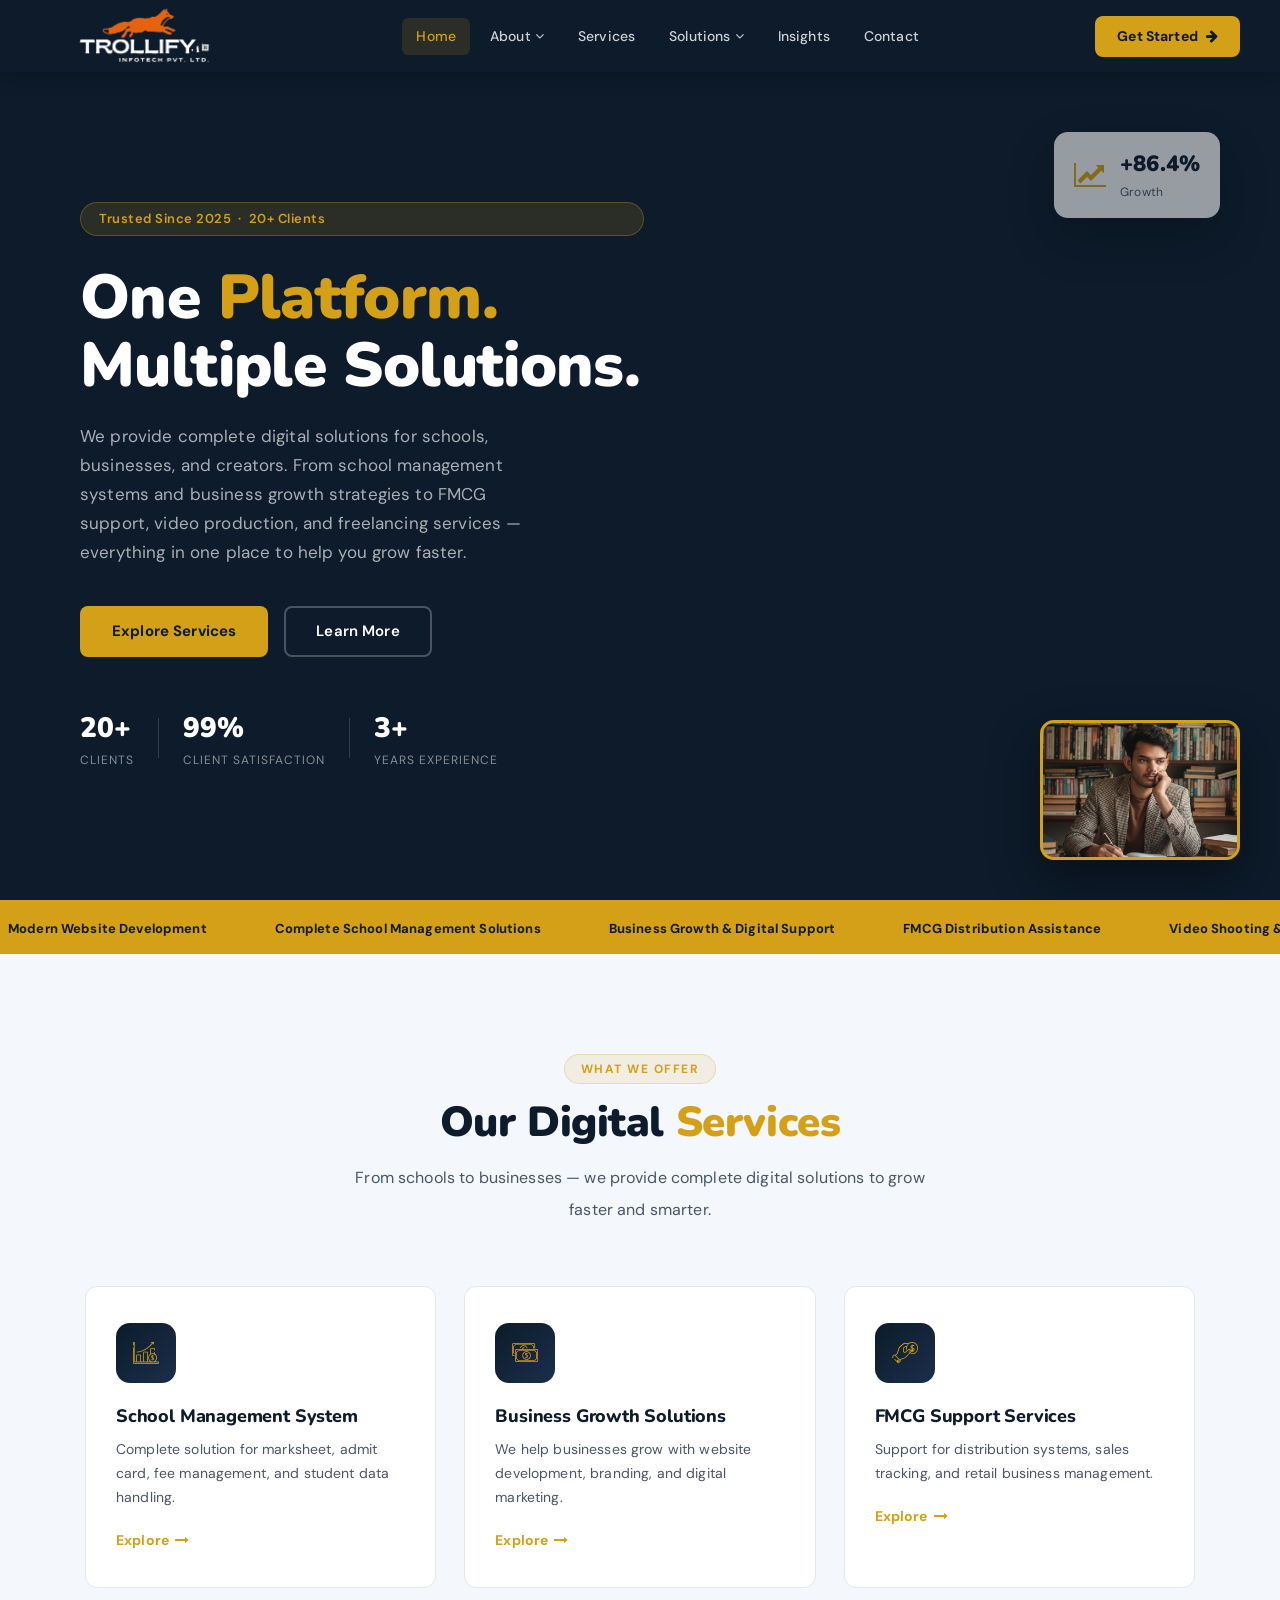
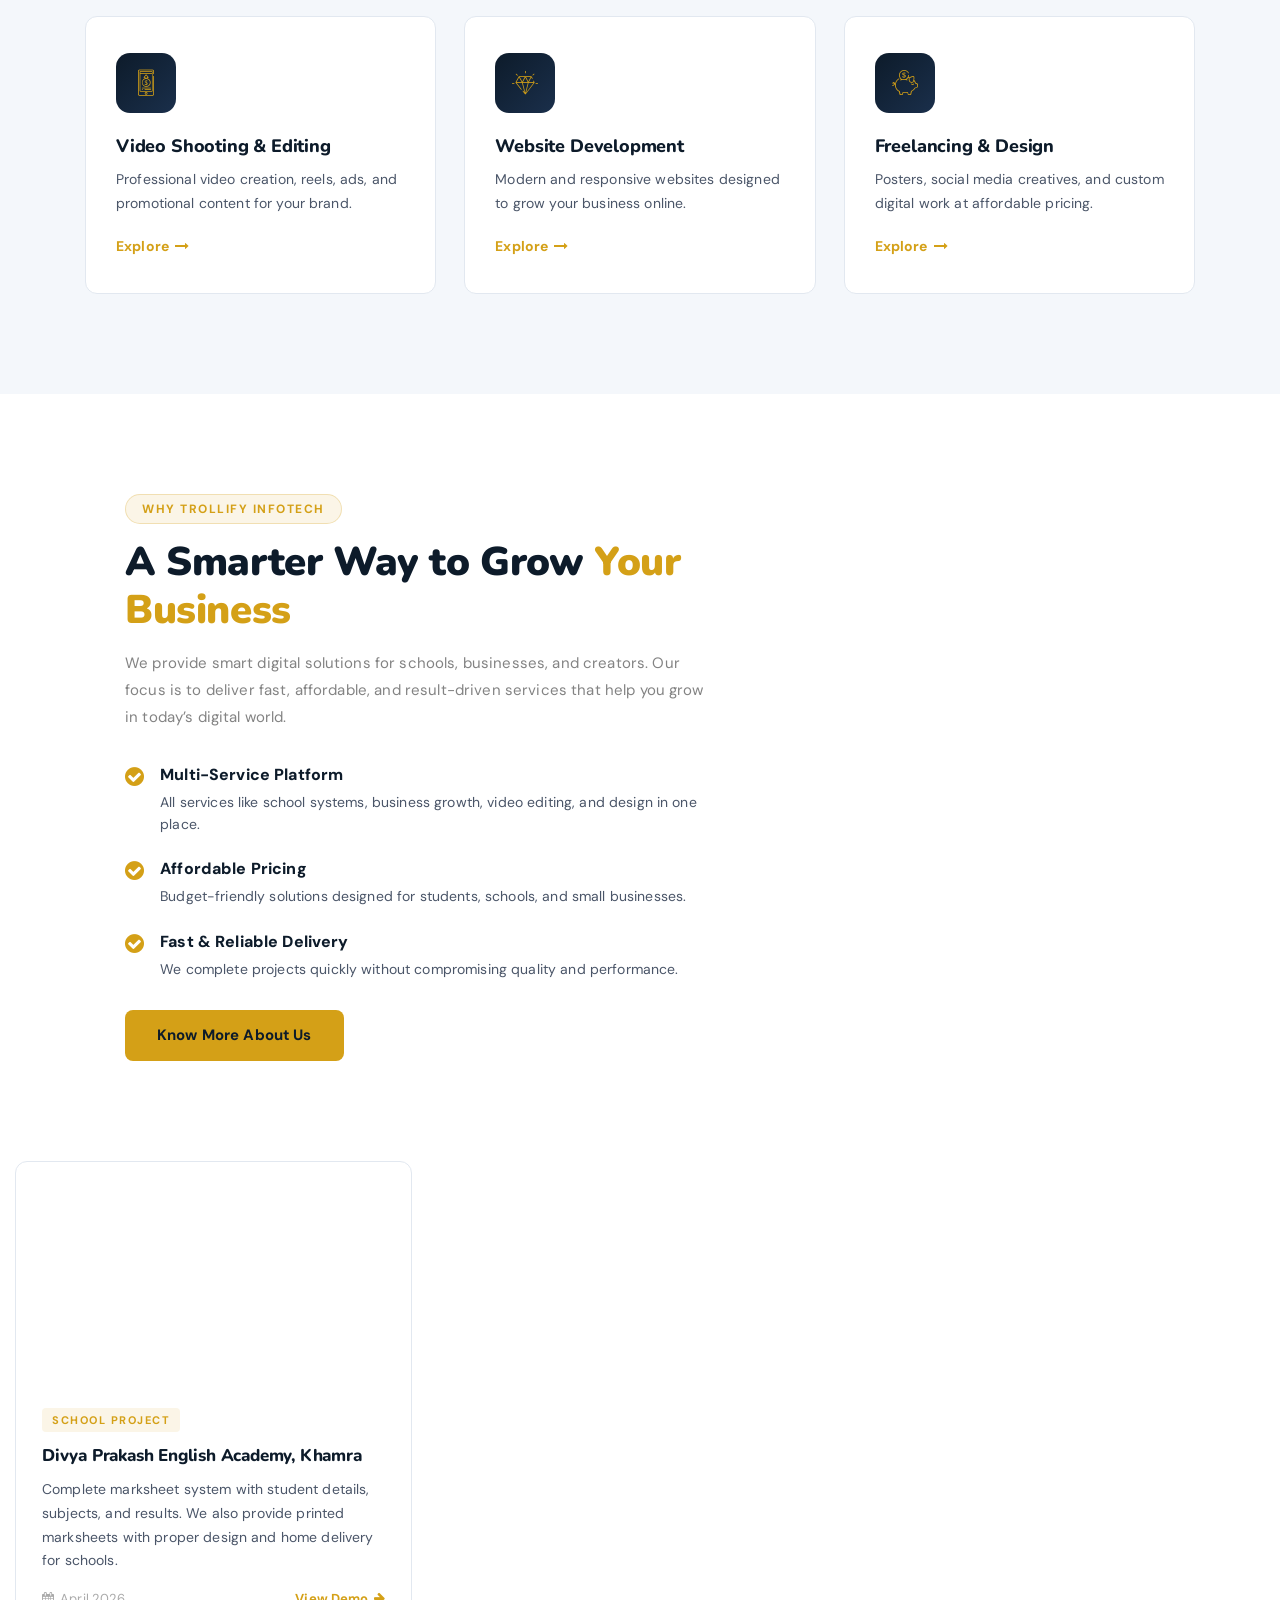
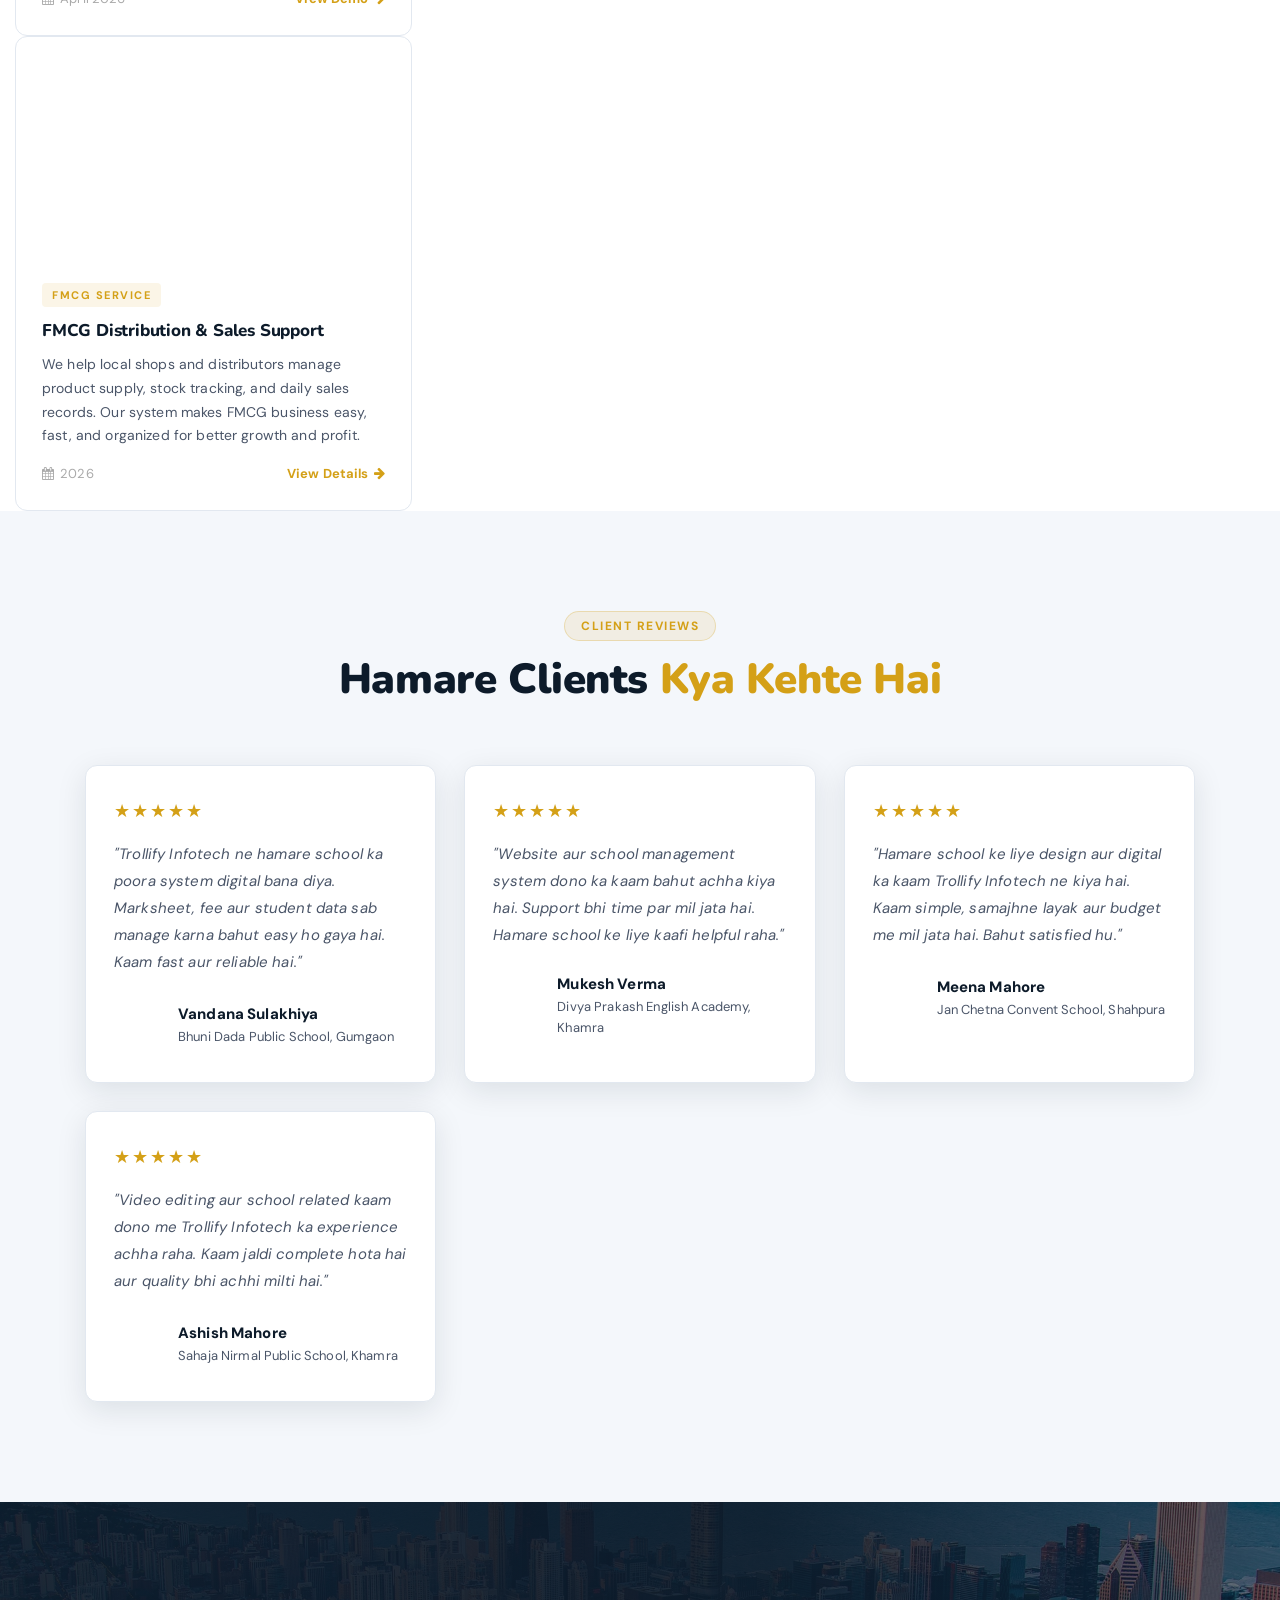
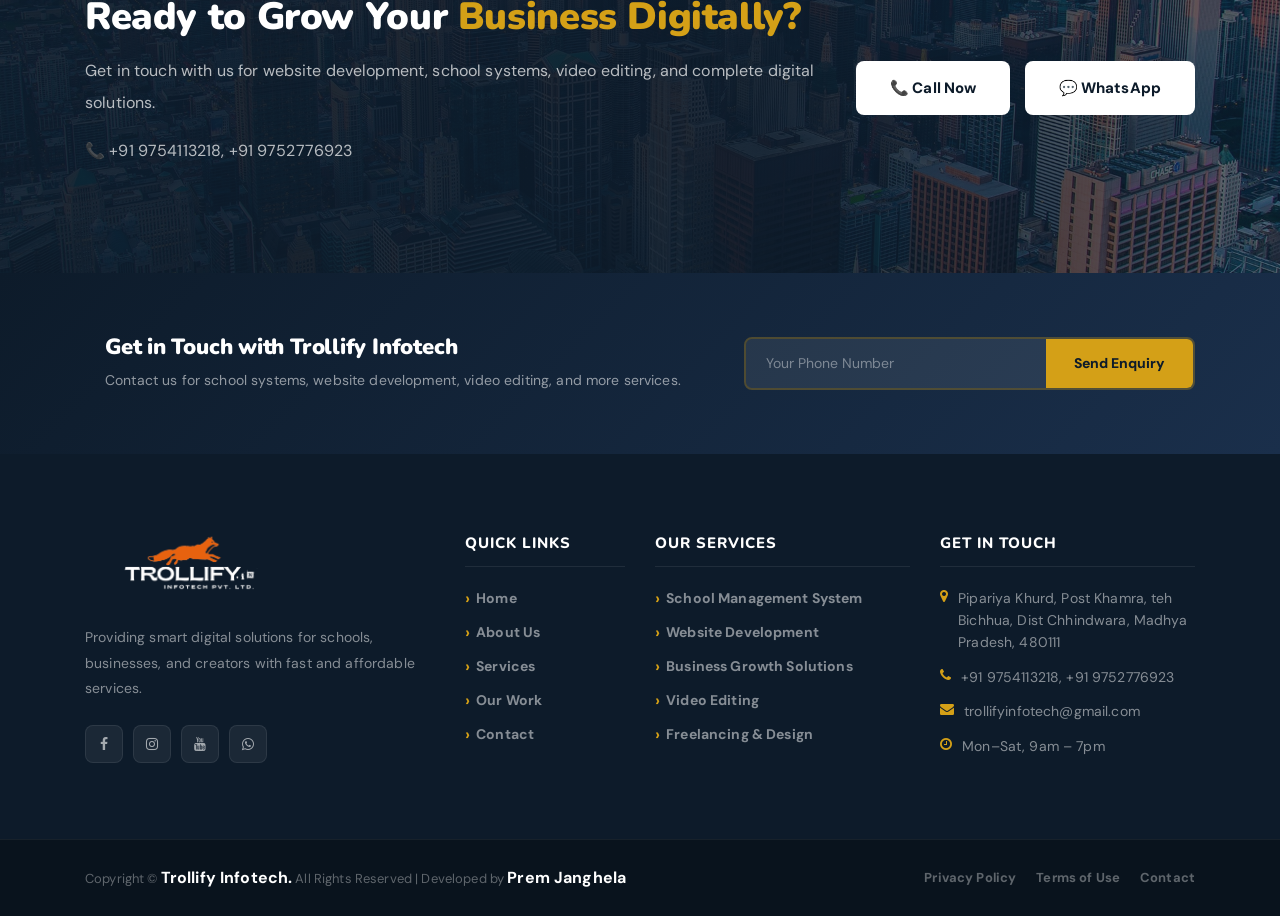
<file: index.html>
<!DOCTYPE html>
<html lang="en">

<head>
    <meta charset="UTF-8">
    <meta name="description" content="VaultEdge - Premium financial planning and investment management HTML template">
    <meta http-equiv="X-UA-Compatible" content="IE=edge">
    <meta name="viewport" content="width=device-width, initial-scale=1, shrink-to-fit=no">

    <title>Trollify Infotech | Prem Janghela</title>

    <link rel="icon" href="img/core-img/favicon.ico">
    <link rel="stylesheet" href="style.css">
    <link rel="stylesheet" href="css/custom-override.css">
</head>

<body>
    <!-- Preloader -->
    <div class="preloader d-flex align-items-center justify-content-center">
        <div class="lds-ellipsis"><div></div><div></div><div></div><div></div></div>
    </div>

    <!-- ===== NAVBAR (single dark bar, logo left, nav center, CTA right) ===== -->
<div id="header"></div>
    <!-- ===== HERO: Split layout — left text, right image panel ===== -->
    <section class="ve-hero">
        <!-- Left Panel -->
        <div class="ve-hero-left">
            <span class="ve-hero-badge">Trusted Since 2025 &nbsp;·&nbsp; 20+ Clients</span>
            <h1>One <span class="ve-highlight">Platform. </span><br>Multiple Solutions.</h1>            
            <p>We provide complete digital solutions for schools, businesses, and creators. 
            From school management systems and business growth strategies to FMCG support, 
            video production, and freelancing services — everything in one place to help you grow faster.</p>
            
            <div class="ve-hero-btns">
                <a href="services.html" class="ve-btn-primary">Explore Services</a>
                <a href="about.html" class="ve-btn-ghost">Learn More</a>
            </div>
            <!-- Quick Stats Row -->
            <div class="ve-hero-stats">
                <div class="ve-stat">
                    <strong>20+</strong>
                    <span>Clients</span>
                </div>
                <div class="ve-stat-divider"></div>
                <div class="ve-stat">
                    <strong>99%</strong>
                    <span>Client Satisfaction</span>
                </div>
                <div class="ve-stat-divider"></div>
                <div class="ve-stat">
                    <strong>3+</strong>
                    <span>Years Experience</span>
                </div>
            </div>
        </div>
        <!-- Right Panel: overlapping image cards -->
        <div class="ve-hero-right">
            <div class="ve-hero-img-main bg-img" style="background-image:url(https://i.postimg.cc/QdpS8zsN/IMG-20260420-WA0002.jpg);"></div>
            <div class="ve-hero-img-accent bg-img" style="background-image:url(img/ceo-photo.png);"></div>
            <!-- Floating card -->
            <div class="ve-float-card" style="opacity:60%;" >
                <i class="fa fa-line-chart"></i>
                <div>
                    <strong>+86.4%</strong>
                    <span>Growth</span>
                </div>
            </div>
        </div>
    </section>


<div class="ve-trust-bar">
    <div class="ve-trust-inner">
        <span><i class="fa fa-laptop-code"></i> Modern Website Development</span>
        <span><i class="fa fa user"></i> Complete School Management Solutions</span>
        <span><i class="fa-solid fa-chart-line"></i> Business Growth & Digital Support</span>
        <span><i class="fa-solid fa-box"></i> FMCG Distribution Assistance</span>
        <span><i class="fa-solid fa-video"></i> Video Shooting & Editing Services</span>
        <span><i class="fa-solid fa-paintbrush"></i> Creative Design & Branding</span>
        <span><i class="fa-solid fa-user-gear"></i> Custom Freelancing Services</span>
        <span><i class="fa-solid fa-indian-rupee-sign"></i> Affordable Pricing</span>
        <span><i class="fa-solid fa-bolt"></i> Fast Delivery</span>
        <span><i class="fa-solid fa-headset"></i> Customer Support</span>
    </div>
</div>
<!-- ===== SERVICES GRID (Trollify Version) ===== -->
<section class="ve-section ve-services-section">
    <div class="container">
        <div class="ve-section-header text-center">
            <span class="ve-section-tag">What We Offer</span>
            <h2>Our Digital <span>Services</span></h2>
            <p>From schools to businesses — we provide complete digital solutions to grow faster and smarter.</p>
        </div>

        <div class="ve-services-grid">

            <div class="ve-service-card wow fadeInUp" data-wow-delay="100ms">
                <div class="ve-service-icon"><i class="icon-profits"></i></div>
                <h4>School Management System</h4>
                <p>Complete solution for marksheet, admit card, fee management, and student data handling.</p>
                <a href="school.html" class="ve-card-link">Explore <i class="fa fa-long-arrow-right"></i></a>
            </div>

            <div class="ve-service-card wow fadeInUp" data-wow-delay="200ms">
                <div class="ve-service-icon"><i class="icon-money-1"></i></div>
                <h4>Business Growth Solutions</h4>
                <p>We help businesses grow with website development, branding, and digital marketing.</p>
                <a href="business.html" class="ve-card-link">Explore <i class="fa fa-long-arrow-right"></i></a>
            </div>

            <div class="ve-service-card wow fadeInUp" data-wow-delay="300ms">
                <div class="ve-service-icon"><i class="icon-coin"></i></div>
                <h4>FMCG Support Services</h4>
                <p>Support for distribution systems, sales tracking, and retail business management.</p>
                <a href="fmcg.html" class="ve-card-link">Explore <i class="fa fa-long-arrow-right"></i></a>
            </div>

            <div class="ve-service-card wow fadeInUp" data-wow-delay="400ms">
                <div class="ve-service-icon"><i class="icon-smartphone-1"></i></div>
                <h4>Video Shooting & Editing</h4>
                <p>Professional video creation, reels, ads, and promotional content for your brand.</p>
                <a href="video.html" class="ve-card-link">Explore <i class="fa fa-long-arrow-right"></i></a>
            </div>

            <div class="ve-service-card wow fadeInUp" data-wow-delay="500ms">
                <div class="ve-service-icon"><i class="icon-diamond"></i></div>
                <h4>Website Development</h4>
                <p>Modern and responsive websites designed to grow your business online.</p>
                <a href="web.html" class="ve-card-link">Explore <i class="fa fa-long-arrow-right"></i></a>
            </div>

            <div class="ve-service-card wow fadeInUp" data-wow-delay="600ms">
                <div class="ve-service-icon"><i class="icon-piggy-bank"></i></div>
                <h4>Freelancing & Design</h4>
                <p>Posters, social media creatives, and custom digital work at affordable pricing.</p>
                <a href="freelancing.html" class="ve-card-link">Explore <i class="fa fa-long-arrow-right"></i></a>
            </div>

        </div>
    </div>
</section>

<!-- ===== WHY US (Trollify Version) ===== -->
<section class="ve-section ve-whyus-section">
    <div class="container">
        <div class="row align-items-center">

            <!-- Image Side --
            <div class="col-12 col-lg-5">
                <div class="ve-whyus-img-wrap wow fadeInLeft" data-wow-delay="100ms">
                    <div class="ve-whyus-img-main bg-img" style="background-image:url(img/bg-img/5.jpg);"></div>
                    <div class="ve-whyus-badge">
                        <strong>2+</strong>
                        <span>Years of Digital Experience</span>
                    </div>
                </div>
            </div> 
            --->

            <!-- Content Side -->
            <div class="col-12 col-lg-7 wow fadeInRight" data-wow-delay="200ms">
                <div class="ve-whyus-content">
                    <span class="ve-section-tag">Why Trollify Infotech</span>
                    <h2>A Smarter Way to Grow <span>Your Business</span></h2>

                    <p>
                        We provide smart digital solutions for schools, businesses, and creators. 
                        Our focus is to deliver fast, affordable, and result-driven services that help you grow in today’s digital world.
                    </p>

                    <div class="ve-checklist">

                        <div class="ve-check-item">
                            <i class="fa fa-check-circle"></i>
                            <div>
                                <strong>Multi-Service Platform</strong>
                                <p>All services like school systems, business growth, video editing, and design in one place.</p>
                            </div>
                        </div>

                        <div class="ve-check-item">
                            <i class="fa fa-check-circle"></i>
                            <div>
                                <strong>Affordable Pricing</strong>
                                <p>Budget-friendly solutions designed for students, schools, and small businesses.</p>
                            </div>
                        </div>

                        <div class="ve-check-item">
                            <i class="fa fa-check-circle"></i>
                            <div>
                                <strong>Fast & Reliable Delivery</strong>
                                <p>We complete projects quickly without compromising quality and performance.</p>
                            </div>
                        </div>

                    </div>

                    <a href="about.html" class="ve-btn-primary mt-30">Know More About Us</a>
                </div>
            </div>

        </div>
    </div>
</section>

<!---------post------>    
<div class="col-12 col-md-4 wow fadeInUp" data-wow-delay="100ms">
    <div class="ve-insight-card">

        <!-- Image -->
        <div class="ve-insight-img bg-img" style="background-image:url(https://i.postimg.cc/QdpS8zsN/IMG-20260420-WA0002.jpg);"></div>

        <div class="ve-insight-body">
            <span class="ve-insight-cat">School Project</span>

            <h5>
                <a href="#">Divya Prakash English Academy, Khamra</a>
            </h5>

            <p>
                Complete marksheet system with student details, subjects, and results. 
                We also provide printed marksheets with proper design and home delivery for schools.
            </p>

            <div class="ve-insight-meta">
                <span><i class="fa fa-calendar"></i> April 2026</span>
                <a href="#">View Demo <i class="fa fa-arrow-right"></i></a>
            </div>
        </div>

    </div>
</div>
<!---------post------>    

<!---------post------>    
<div class="col-12 col-md-4 wow fadeInUp" data-wow-delay="100ms">
    <div class="ve-insight-card">

        <!-- Image -->
        <div class="ve-insight-img bg-img" style="background-image:url(https://i.postimg.cc/fRnNH5sM/FMCG.jpg);"></div>

        <div class="ve-insight-body">
            <span class="ve-insight-cat">FMCG Service</span>

            <h5>
                <a href="#">FMCG Distribution & Sales Support</a>
            </h5>

            <p>
                We help local shops and distributors manage product supply, stock tracking, 
                and daily sales records. Our system makes FMCG business easy, fast, and organized 
                for better growth and profit.
            </p>

            <div class="ve-insight-meta">
                <span><i class="fa fa-calendar"></i> 2026</span>
                <a href="#">View Details <i class="fa fa-arrow-right"></i></a>
            </div>
        </div>

    </div>
</div>
<!---------post------>

<!-- ===== TESTIMONIALS (Trollify Version) ===== -->
<section class="ve-section ve-testimonials-section">
    <div class="container">
        <div class="ve-section-header text-center">
            <span class="ve-section-tag">Client Reviews</span>
            <h2>Hamare Clients <span>Kya Kehte Hai</span></h2>
        </div>

        <div class="ve-testi-grid">

            <div class="ve-testi-card wow fadeInUp" data-wow-delay="100ms">
                <div class="ve-testi-stars">&#9733;&#9733;&#9733;&#9733;&#9733;</div>
                <p>"Trollify Infotech ne hamare school ka poora system digital bana diya. Marksheet, fee aur student data sab manage karna bahut easy ho gaya hai. Kaam fast aur reliable hai."</p>
                <div class="ve-testi-author">
                    <div class="ve-testi-avatar bg-img" style="background-image:url(https://i.ibb.co/CpmNpqcm/20250130-134053.jpg);"></div>
                    <div><strong>Vandana Sulakhiya</strong><span>Bhuni Dada Public School, Gumgaon</span></div>
                </div>
            </div>

            <div class="ve-testi-card wow fadeInUp" data-wow-delay="250ms">
                <div class="ve-testi-stars">&#9733;&#9733;&#9733;&#9733;&#9733;</div>
                <p>"Website aur school management system dono ka kaam bahut achha kiya hai. Support bhi time par mil jata hai. Hamare school ke liye kaafi helpful raha."</p>
                <div class="ve-testi-author">
                    <div class="ve-testi-avatar bg-img" style="background-image:url(https://i.postimg.cc/Kz4BsWHz/IMG-20260420-WA0001.jpg);"></div>
                    <div><strong>Mukesh Verma</strong><span>Divya Prakash English Academy, Khamra</span></div>
                </div>
            </div>

            <div class="ve-testi-card wow fadeInUp" data-wow-delay="400ms">
                <div class="ve-testi-stars">&#9733;&#9733;&#9733;&#9733;&#9733;</div>
                <p>"Hamare school ke liye design aur digital ka kaam Trollify Infotech ne kiya hai. Kaam simple, samajhne layak aur budget me mil jata hai. Bahut satisfied hu."</p>
                <div class="ve-testi-author">
                    <div class="ve-testi-avatar bg-img" style="background-image:url(https://i.postimg.cc/kGsqPsG9/images-2025-08-26T223742-914.jpg);"></div>
                    <div><strong>Meena Mahore</strong><span>Jan Chetna Convent School, Shahpura</span></div>
                </div>
            </div>

            <div class="ve-testi-card wow fadeInUp" data-wow-delay="550ms">
                <div class="ve-testi-stars">&#9733;&#9733;&#9733;&#9733;&#9733;</div>
                <p>"Video editing aur school related kaam dono me Trollify Infotech ka experience achha raha. Kaam jaldi complete hota hai aur quality bhi achhi milti hai."</p>
                <div class="ve-testi-author">
                    <div class="ve-testi-avatar bg-img" style="background-image:url(https://i.postimg.cc/0yfmH1P7/IMG-20260420-WA0000.jpg);"></div>
                    <div><strong>Ashish Mahore</strong><span>Sahaja Nirmal Public School, Khamra</span></div>
                </div>
            </div>

        </div>
    </div>
</section>
    
<div id="footer"></div>
    <!-- Scripts -->
    <script src="js/jquery/jquery-2.2.4.min.js"></script>
    <script src="js/bootstrap/popper.min.js"></script>
    <script src="js/bootstrap/bootstrap.min.js"></script>
    <script src="js/plugins/plugins.js"></script>
    <script src="js/active.js"></script>
    <script src="js/vaultedge.js"></script>
    <script src="js/header.js"></script>
    <script src="js/footer.js"></script>
</body>
</html>
</file>
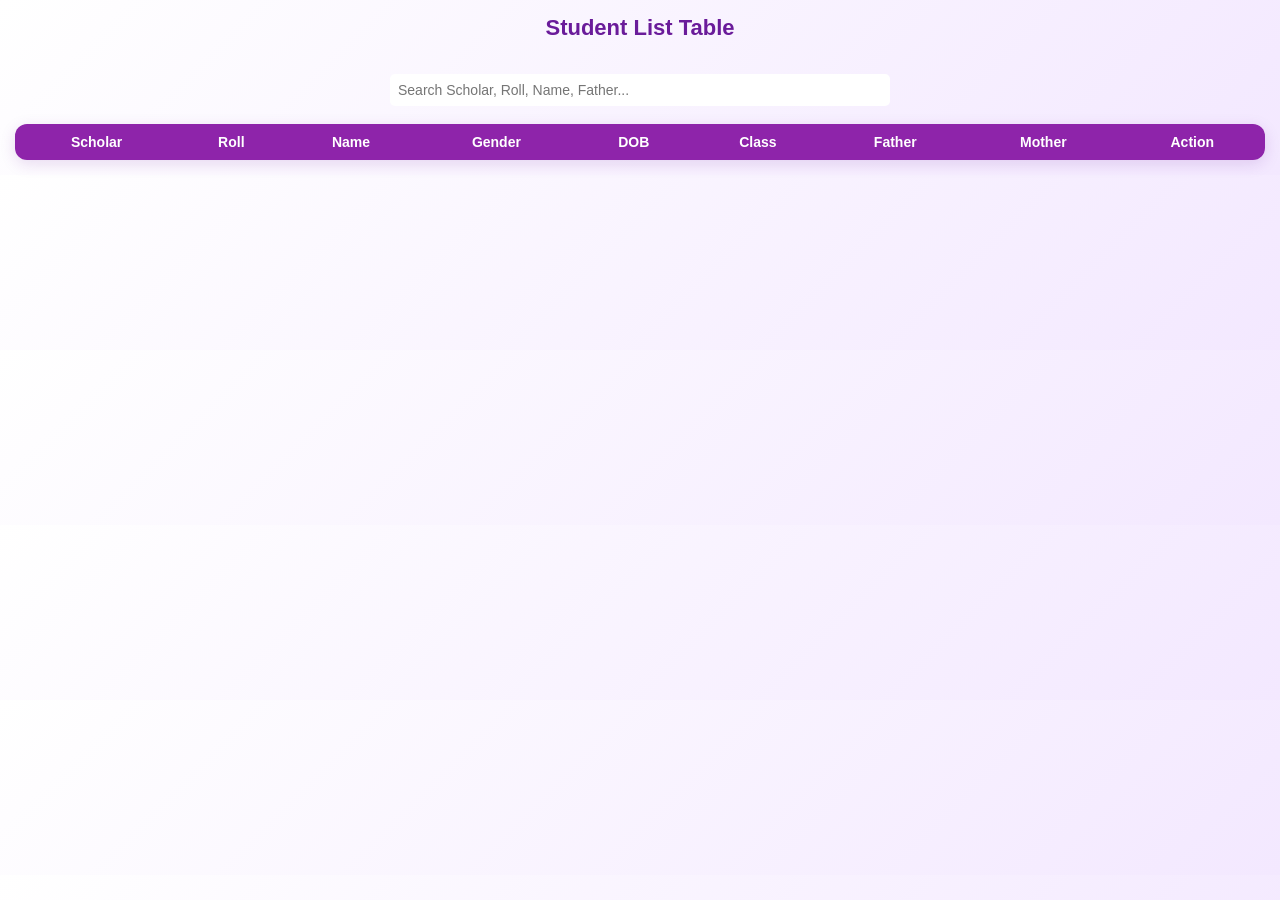
<file: bdps23431118003/marksheet2026/masterData/index.html>
<!DOCTYPE html>
<html>
<head>
<meta charset="UTF-8">
<title>Student List</title>

<style>
/* RESET */
*{
  margin:0;
  padding:0;
  box-sizing:border-box;
}

/* BODY */
body{
  font-family: 'Segoe UI', Arial, sans-serif;
  background: linear-gradient(135deg,#ffffff,#f3e8ff);
  color:#4a148c;
  text-align:center;
  padding:15px;
}

/* HEADING */
h2{
  color:#6a1b9a;
  font-size:22px;
  margin-bottom:15px;
}

/* SEARCH INPUT */
#searchInput{
  width:100%;
  max-width:500px;
  padding:10px;
  border-radius:25px;
  border:2px solid #ce93d8;
  outline:none;
  font-size:14px;
  transition:0.3s;
}

#searchInput:focus{
  border-color:#8e24aa;
  box-shadow:0 0 8px rgba(142,36,170,0.3);
}

/* TABLE WRAPPER (Mobile Scroll Fix) */
table{
  width:100%;
  margin:auto;
  border-collapse:collapse;
  background:#ffffff;
  border-radius:12px;
  overflow:hidden;
  box-shadow:0 4px 15px rgba(106,27,154,0.15);
  font-size:14px;
}

/* TABLE HEAD */
th{
  background:#8e24aa;
  color:#fff;
  padding:10px;
  font-weight:600;
}

/* TABLE DATA */
td{
  padding:8px;
  border-bottom:1px solid #f3e5f5;
  color:#4a148c;
}

tr:hover{
  background:#f3e5f5;
  transition:0.3s;
}

/* BUTTON */
button{
  padding:6px 12px;
  background:#ab47bc;
  border:none;
  color:#fff;
  cursor:pointer;
  border-radius:20px;
  font-size:13px;
  transition:0.3s;
}

button:hover{
  background:#6a1b9a;
  transform:scale(1.05);
}

/* MOBILE RESPONSIVE */
@media screen and (max-width:768px){

  body{
    padding:10px;
  }

  h2{
    font-size:18px;
  }

  table{
    font-size:12px;
  }

  th, td{
    padding:6px;
  }

  button{
    padding:5px 8px;
    font-size:11px;
  }

}
</style>
</head>
<body>

<h2>Student List Table</h2>
<br>
<input 
  type="text" 
  id="searchInput" 
  placeholder="Search Scholar, Roll, Name, Father..." 
  onkeyup="searchTable()"
  style="width:60%;padding:8px;border-radius:5px;border:none;"
>
<br><br>
<table>
<thead>
<tr>
<tr>
<th>Scholar</th>
<th>Roll</th>
<th>Name</th>
<th>Gender</th>
<th>DOB</th>
<th>Class</th>
<th>Father</th>
<th>Mother</th>
<th>Action</th>
</tr>
</thead>
<tbody id="tableBody"></tbody>
</table>

<script>

const API_URL = "https://script.google.com/macros/s/AKfycbwuyx4DF1YPqO3zoSPs-0nrz2TEzztd_H42v-qgzNUmlU_9RpE5Chkk9zJLpAZ-PemWBw/exec?action=getStudents";

let studentsData = [];

// =============================
// LOAD DATA
// =============================
async function loadData() {

  // 1️⃣ Check localStorage first
  const localData = localStorage.getItem("studentsData");

  if(localData){
    studentsData = JSON.parse(localData);
    renderTable(studentsData);
  }

  // 2️⃣ Fetch fresh data in background
  try{
    const res = await fetch(API_URL);
    const newData = await res.json();

    // Compare old and new data
    if(JSON.stringify(newData) !== JSON.stringify(studentsData)){

      studentsData = newData;

      localStorage.setItem(
        "studentsData",
        JSON.stringify(newData)
      );

      renderTable(studentsData);
      console.log("Table Updated from Server");
    }

  }catch(err){
    console.log("Background update failed");
  }

}

// =============================
// RENDER TABLE
// =============================
function renderTable(data){

  const tbody = document.getElementById("tableBody");
  tbody.innerHTML = "";

  data.forEach(student => {

const row = `
<tr>
  <td>${student.scholar}</td>
  <td>${student.roll}</td>
  <td>${student.studentName}</td>
  <td>${student.gender}</td>
  <td>${formatDate(student.dob)}</td>
  <td>${student.studentClass || ""}</td>
  <td>${student.father}</td>
  <td>${student.mother}</td>
  <td>
    <button onclick='editStudent(${JSON.stringify(student)})'>
      Edit
    </button>
  </td>
</tr>
`;
    tbody.innerHTML += row;
  });

}

// =============================
// SEARCH FUNCTION
// =============================
function searchTable(){

  const searchValue =
    document.getElementById("searchInput")
    .value.toLowerCase();

  const filtered = studentsData.filter(student => {

    return (
      student.scholar.toString().toLowerCase().includes(searchValue) ||
      student.roll.toString().toLowerCase().includes(searchValue) ||
      student.studentName.toLowerCase().includes(searchValue) ||
      student.father.toLowerCase().includes(searchValue) ||
      student.mother.toLowerCase().includes(searchValue)
    );

  });

  renderTable(filtered);
}

// =============================
// EDIT
// =============================
function editStudent(student){
  const query = new URLSearchParams(student).toString();
  window.location.href = "form.html?" + query;
}

// =============================
// DATE FORMAT
// =============================
function formatDate(dateString){

  if(!dateString) return "";

  const date = new Date(dateString);

  const dd = String(date.getDate()).padStart(2,'0');
  const mm = String(date.getMonth()+1).padStart(2,'0');
  const yyyy = date.getFullYear();

  return `${dd}-${mm}-${yyyy}`;
}

// =============================
// INITIAL LOAD
// =============================
loadData();

// =============================
// AUTO BACKGROUND UPDATE (5 sec)
// =============================
setInterval(loadData, 5000);

</script>

</body>

</html>

<!----

const SHEET_ID = "1qmN4OE3u174RHsiuS0rq20jaQH5ufQkrBjHD5rS9ejw";
const SHEET_NAME = "Sheet2";

function doGet(e) {
  const action = e.parameter.action;

  if (action === "getStudents") {
    return ContentService
      .createTextOutput(JSON.stringify(getStudents()))
      .setMimeType(ContentService.MimeType.JSON);
  }

  return ContentService
    .createTextOutput(JSON.stringify({ status: "invalid" }))
    .setMimeType(ContentService.MimeType.JSON);
}

function getStudents() {

  const sheet = SpreadsheetApp
    .openById(SHEET_ID)
    .getSheetByName(SHEET_NAME);

  const data = sheet.getDataRange().getValues();
  data.shift(); // remove header row

  return data.map((row, index) => ({

    scholar: row[0],
    roll: row[1],
    studentName: row[2],
    gender: row[3],
    dob: row[4],
    studentClass: row[5],   // ✅ Class Added
    father: row[6],
    mother: row[7],
    photoUrl: row[8] || ""  // ✅ Photo URL included
  }));

}
</file>
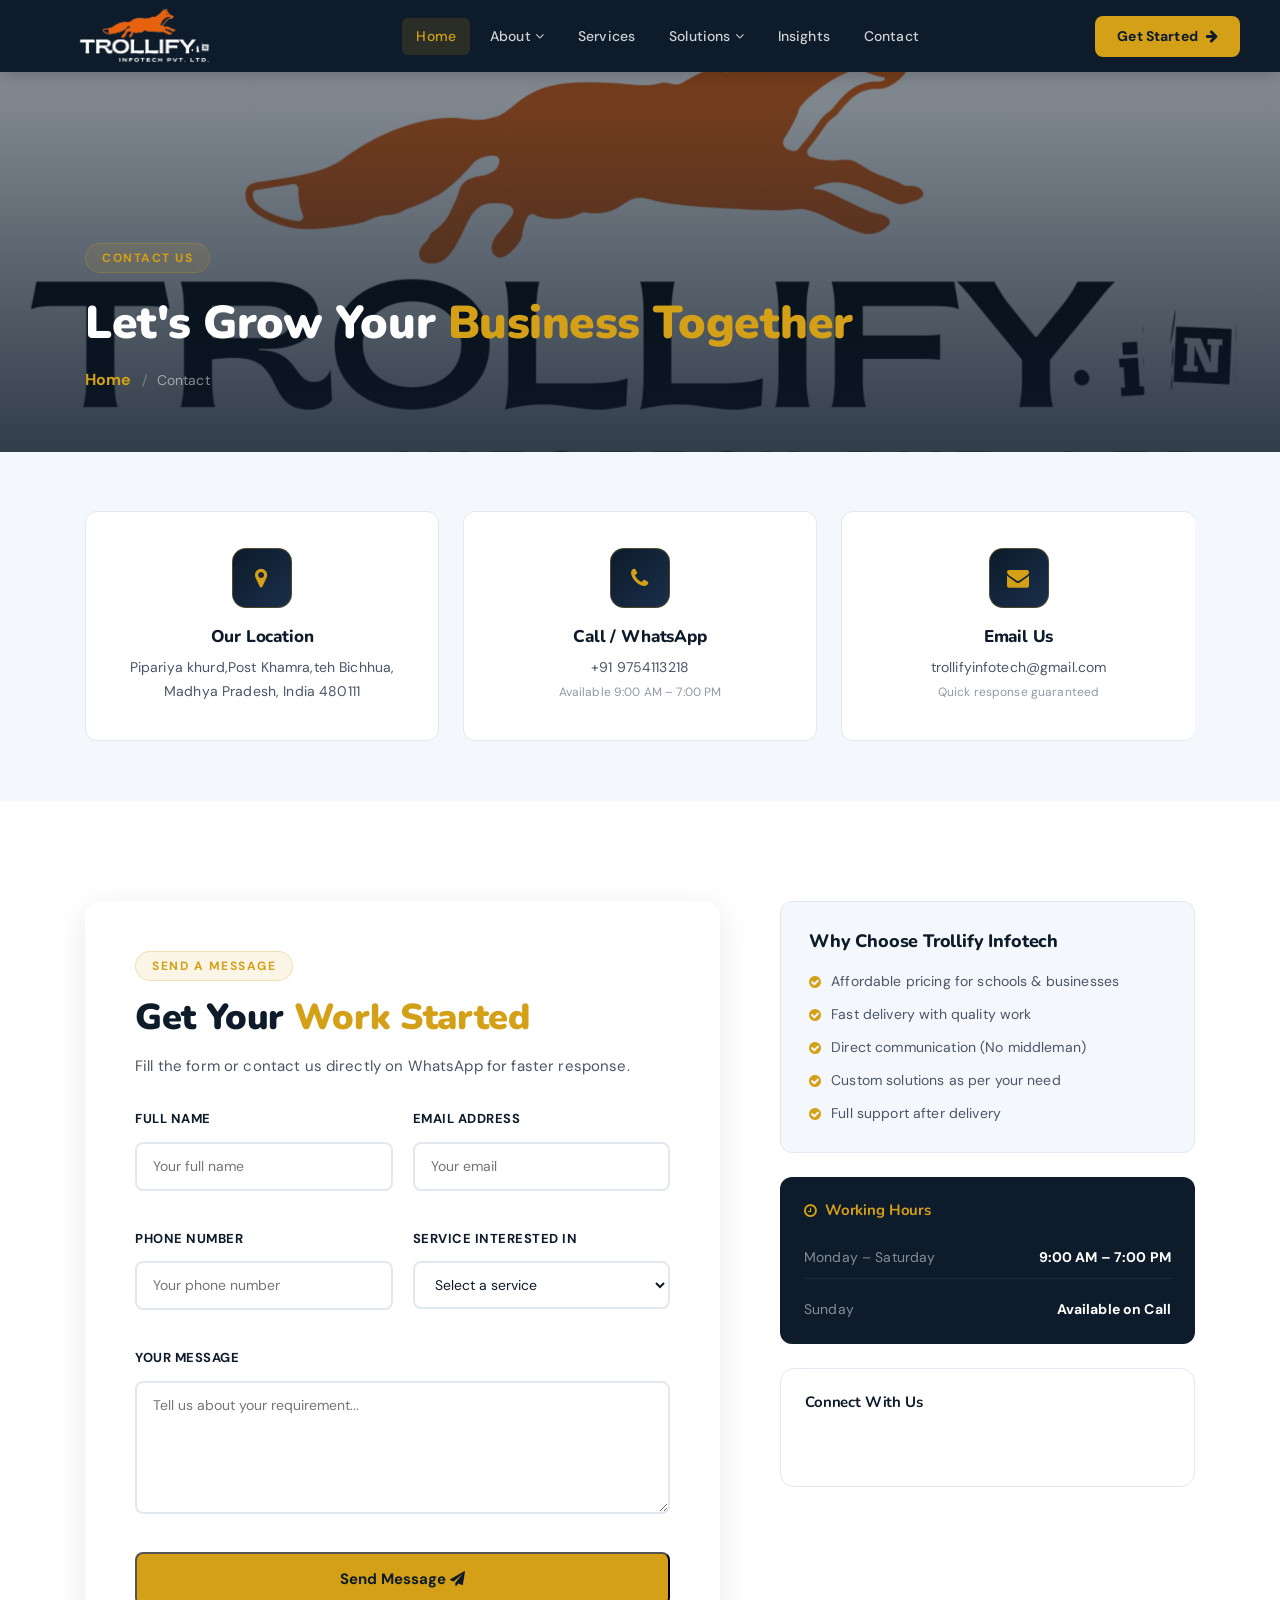
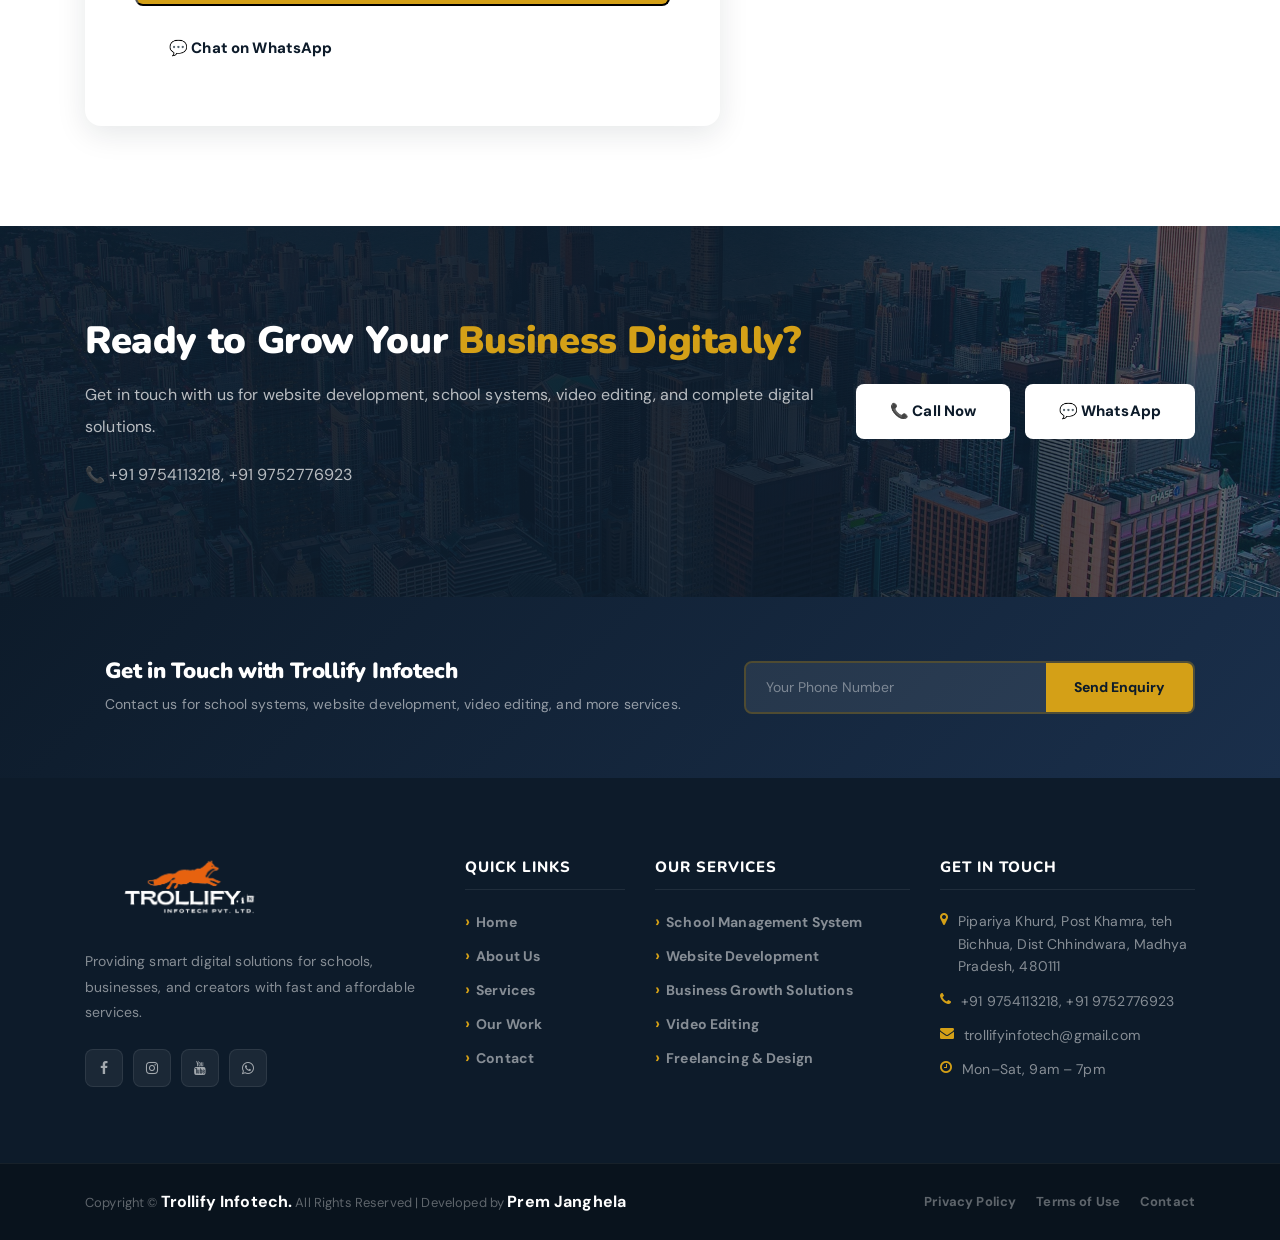
<file: contact.html>
<!DOCTYPE html>
<html lang="en">
<head>
    <meta charset="UTF-8">
    <meta name="description" content="Get in touch with VaultEdge — book a free financial consultation today.">
    <meta http-equiv="X-UA-Compatible" content="IE=edge">
    <meta name="viewport" content="width=device-width, initial-scale=1, shrink-to-fit=no">
    <title>Contact Us — VaultEdge</title>
    <link rel="icon" href="img/core-img/favicon.ico">
    <link rel="stylesheet" href="style.css">
    <link rel="stylesheet" href="css/custom-override.css">
</head>
<body>
    <div class="preloader d-flex align-items-center justify-content-center">
        <div class="lds-ellipsis"><div></div><div></div><div></div><div></div></div>
    </div>
<div id="header"></div>
    <!-- ===== PAGE HERO ===== -->
    <section class="ve-page-hero" style="background-image:url(img/logo.png);">
    <div class="ve-page-hero-overlay"></div>
    <div class="container ve-page-hero-content">
    <span class="ve-section-tag">Contact Us</span>
    <h1>Let's Grow Your <span>Business Together</span></h1>
    <nav aria-label="breadcrumb">
    <ol class="ve-breadcrumb">
    <li><a href="index.html">Home</a></li>
    <li class="active">Contact</li>
    </ol>
    </nav>
    </div>
    </section>
    
    <!-- ===== CONTACT CARDS ===== -->
    <section class="ve-contact-cards-section">
    <div class="container">
    <div class="ve-contact-cards-grid">
    
    <div class="ve-contact-info-card wow fadeInUp" data-wow-delay="100ms">
    <div class="ve-ci-icon"><i class="fa fa-map-marker"></i></div>
    <h5>Our Location</h5>
    <p>Pipariya khurd,Post Khamra,teh Bichhua, Madhya Pradesh, India 480111</p>
    </div>
    
    <div class="ve-contact-info-card wow fadeInUp" data-wow-delay="250ms">
    <div class="ve-ci-icon"><i class="fa fa-phone"></i></div>
    <h5>Call / WhatsApp</h5>
    <p>+91 9754113218<br><small>Available 9:00 AM – 7:00 PM</small></p>
    </div>
    
    <div class="ve-contact-info-card wow fadeInUp" data-wow-delay="400ms">
    <div class="ve-ci-icon"><i class="fa fa-envelope"></i></div>
    <h5>Email Us</h5>
    <p>trollifyinfotech@gmail.com<br><small>Quick response guaranteed</small></p>
    </div>
    
    </div>
    </div>
    </section>
    
    <!-- ===== CONTACT FORM ===== -->
    <section class="ve-section ve-contact-section">
    <div class="container">
    <div class="row">
    
    <!-- LEFT SIDE -->
    <div class="col-12 col-lg-7 wow fadeInLeft" data-wow-delay="100ms">
    <div class="ve-contact-form-wrap">
    <span class="ve-section-tag">Send a Message</span>
    <h2>Get Your <span>Work Started</span></h2>
    <p>Fill the form or contact us directly on WhatsApp for faster response.</p>
    
    <form class="ve-contact-form" action="#" method="post">
    <div class="ve-form-row">
    <div class="ve-form-group">
    <label>Full Name</label>
    <input type="text" placeholder="Your full name" required>
    </div>
    
    <div class="ve-form-group">
    <label>Email Address</label>
    <input type="email" placeholder="Your email" required>
    </div>
    </div>
    
    <div class="ve-form-row">
    <div class="ve-form-group">
    <label>Phone Number</label>
    <input type="tel" placeholder="Your phone number">
    </div>
    
    <div class="ve-form-group">
    <label>Service Interested In</label>
    <select>
    <option>Select a service</option>
    <option>School Management System</option>
    <option>Website Development</option>
    <option>Business Growth Solutions</option>
    <option>Video Shooting & Editing</option>
    <option>Freelancing & Design</option>
    </select>
    </div>
    </div>
    
    <div class="ve-form-group">
    <label>Your Message</label>
    <textarea rows="5" placeholder="Tell us about your requirement..."></textarea>
    </div>
    
    <button type="submit" class="ve-btn-primary">
    Send Message <i class="fa fa-paper-plane"></i>
    </button>
    </form>
    
    <!-- WhatsApp Button -->
    <div style="margin-top:15px;">
    <a href="https://wa.me/919754113218?text=Hello%20Trollify%20Infotech%2C%20mujhe%20aapki%20services%20ke%20bare%20me%20jana%20hai" 
    class="ve-btn-white">
    💬 Chat on WhatsApp
    </a>
    </div>
    
    </div>
    </div>
    
    <!-- RIGHT SIDE -->
    <div class="col-12 col-lg-5 wow fadeInRight" data-wow-delay="200ms">
    <div class="ve-contact-aside">
    
    <div class="ve-ca-box">
    <h4>Why Choose Trollify Infotech</h4>
    <ul class="ve-ca-list">
    <li><i class="fa fa-check-circle"></i> Affordable pricing for schools & businesses</li>
    <li><i class="fa fa-check-circle"></i> Fast delivery with quality work</li>
    <li><i class="fa fa-check-circle"></i> Direct communication (No middleman)</li>
    <li><i class="fa fa-check-circle"></i> Custom solutions as per your need</li>
    <li><i class="fa fa-check-circle"></i> Full support after delivery</li>
    </ul>
    </div>
    
    <div class="ve-ca-hours">
    <h5><i class="fa fa-clock-o"></i> Working Hours</h5>
    <ul>
    <li><span>Monday – Saturday</span><strong>9:00 AM – 7:00 PM</strong></li>
    <li><span>Sunday</span><strong>Available on Call</strong></li>
    </ul>
    </div>
    
    <div class="ve-ca-social">
    <h5>Connect With Us</h5>
    <div class="ve-social">
    <a href="#"><i class="fa fa-instagram"></i></a>
    <a href="#"><i class="fa fa-whatsapp"></i></a>
    <a href="#"><i class="fa fa-youtube"></i></a>
    </div>
    </div>
    
    </div>
    </div>
    
    </div>
    </div>
    </section>
<div id="footer"></div>
    <!-- Scripts -->
    <script src="js/jquery/jquery-2.2.4.min.js"></script>
    <script src="js/bootstrap/popper.min.js"></script>
    <script src="js/bootstrap/bootstrap.min.js"></script>
    <script src="js/plugins/plugins.js"></script>
    <script src="js/active.js"></script>
    <script src="js/vaultedge.js"></script>
    <script src="js/header.js"></script>
    <script src="js/footer.js"></script>
</body>
</html>
</file>
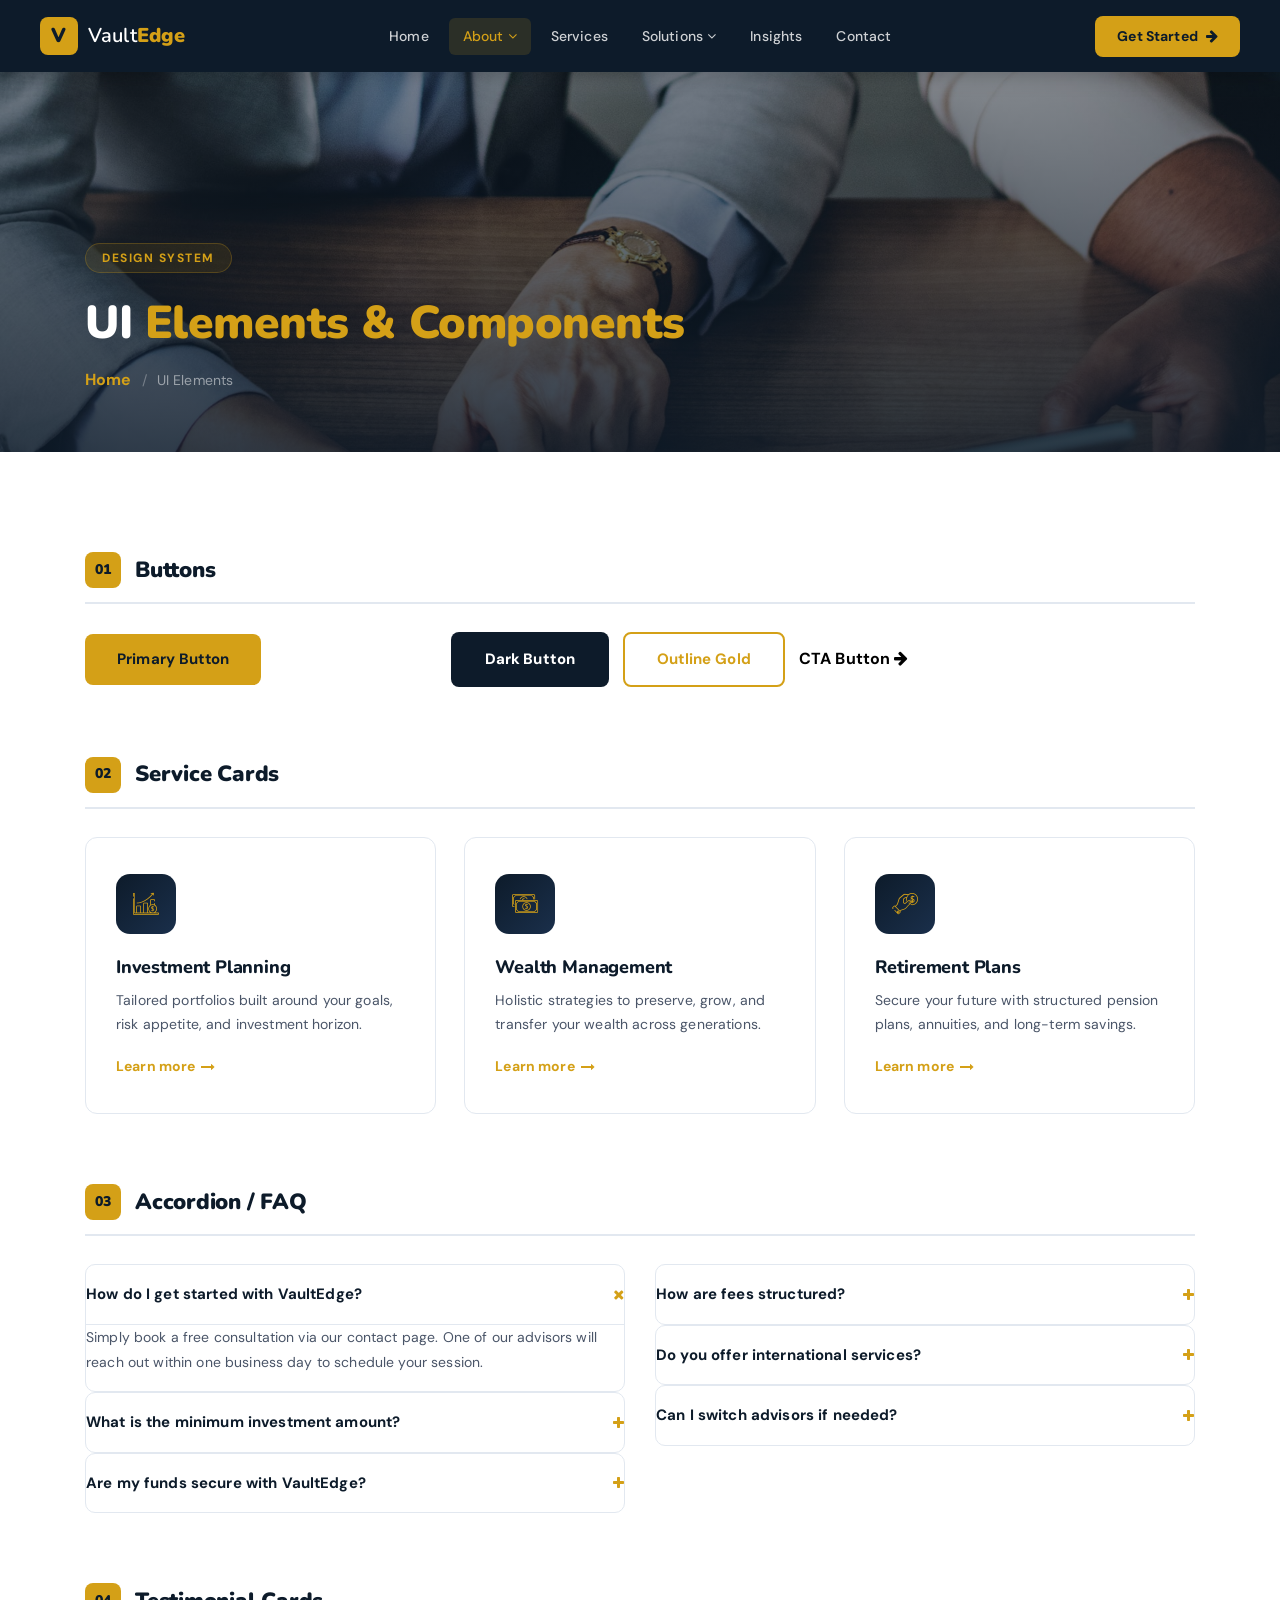
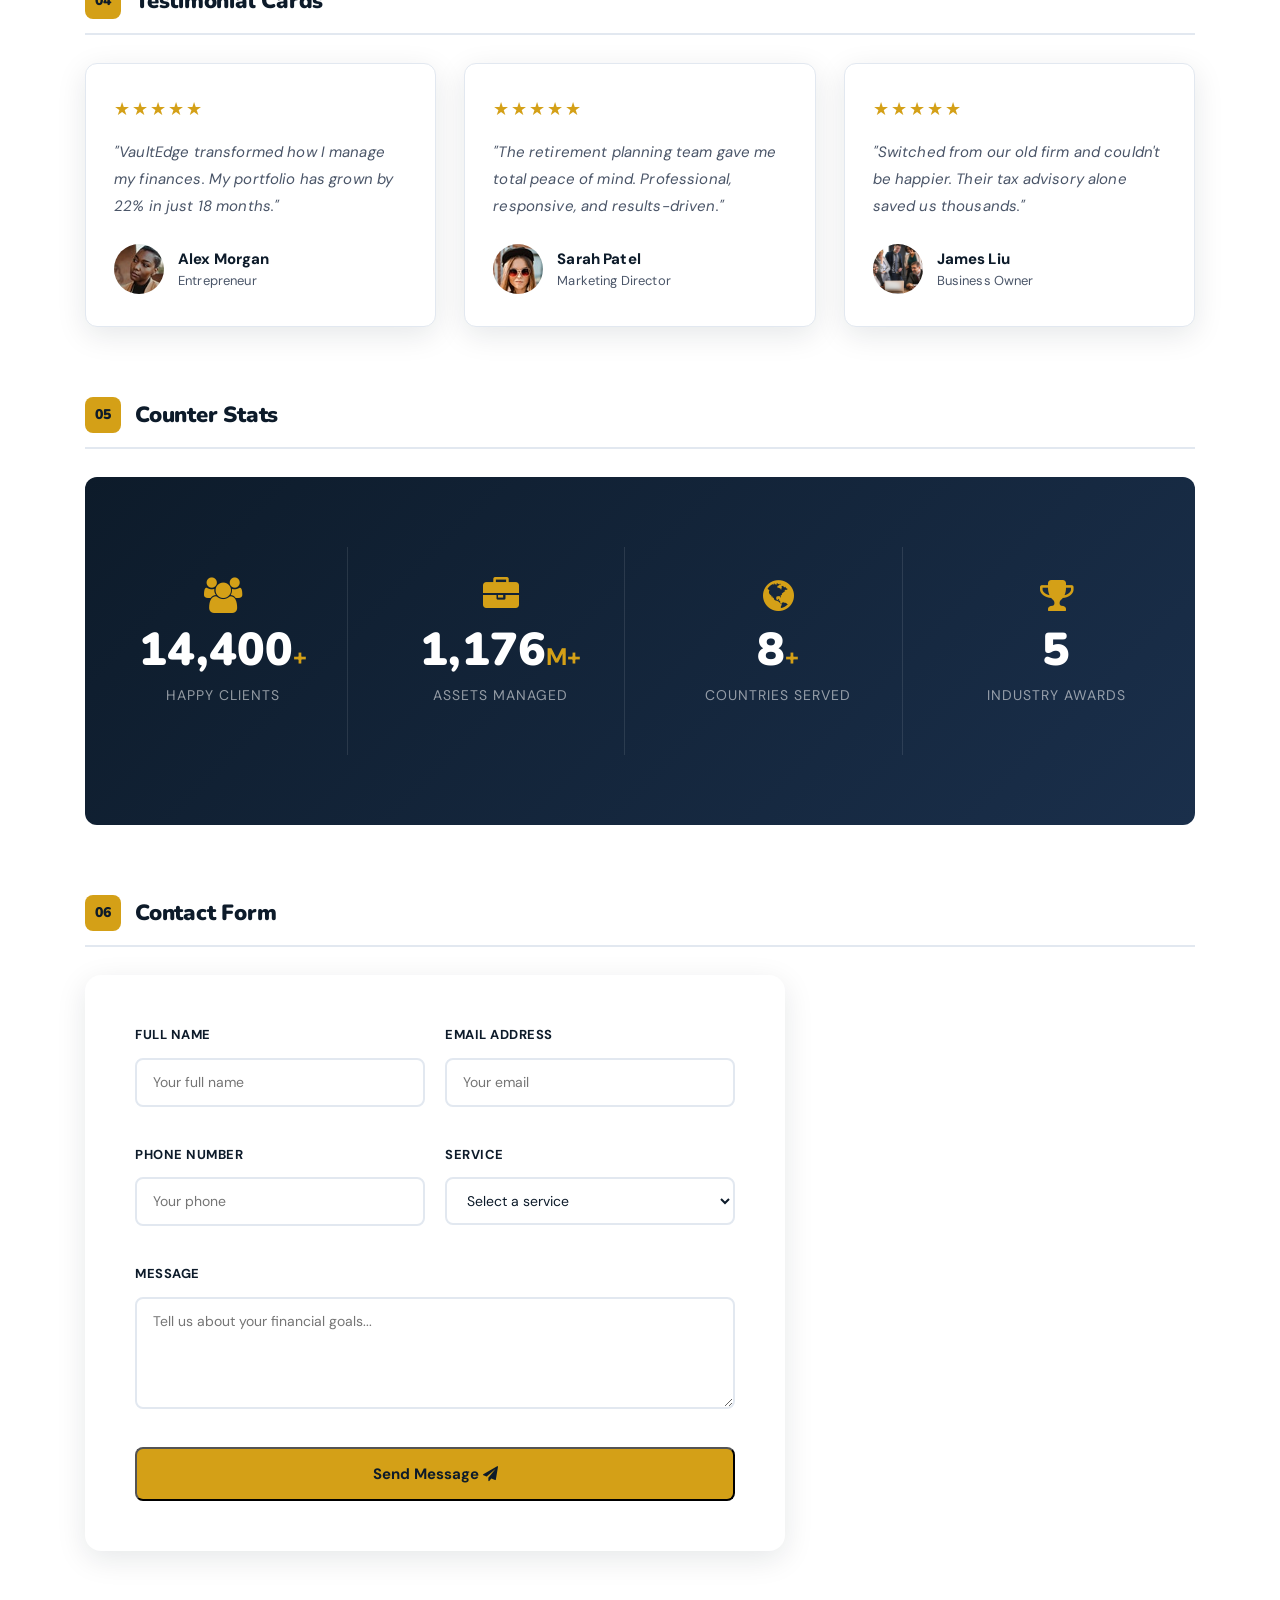
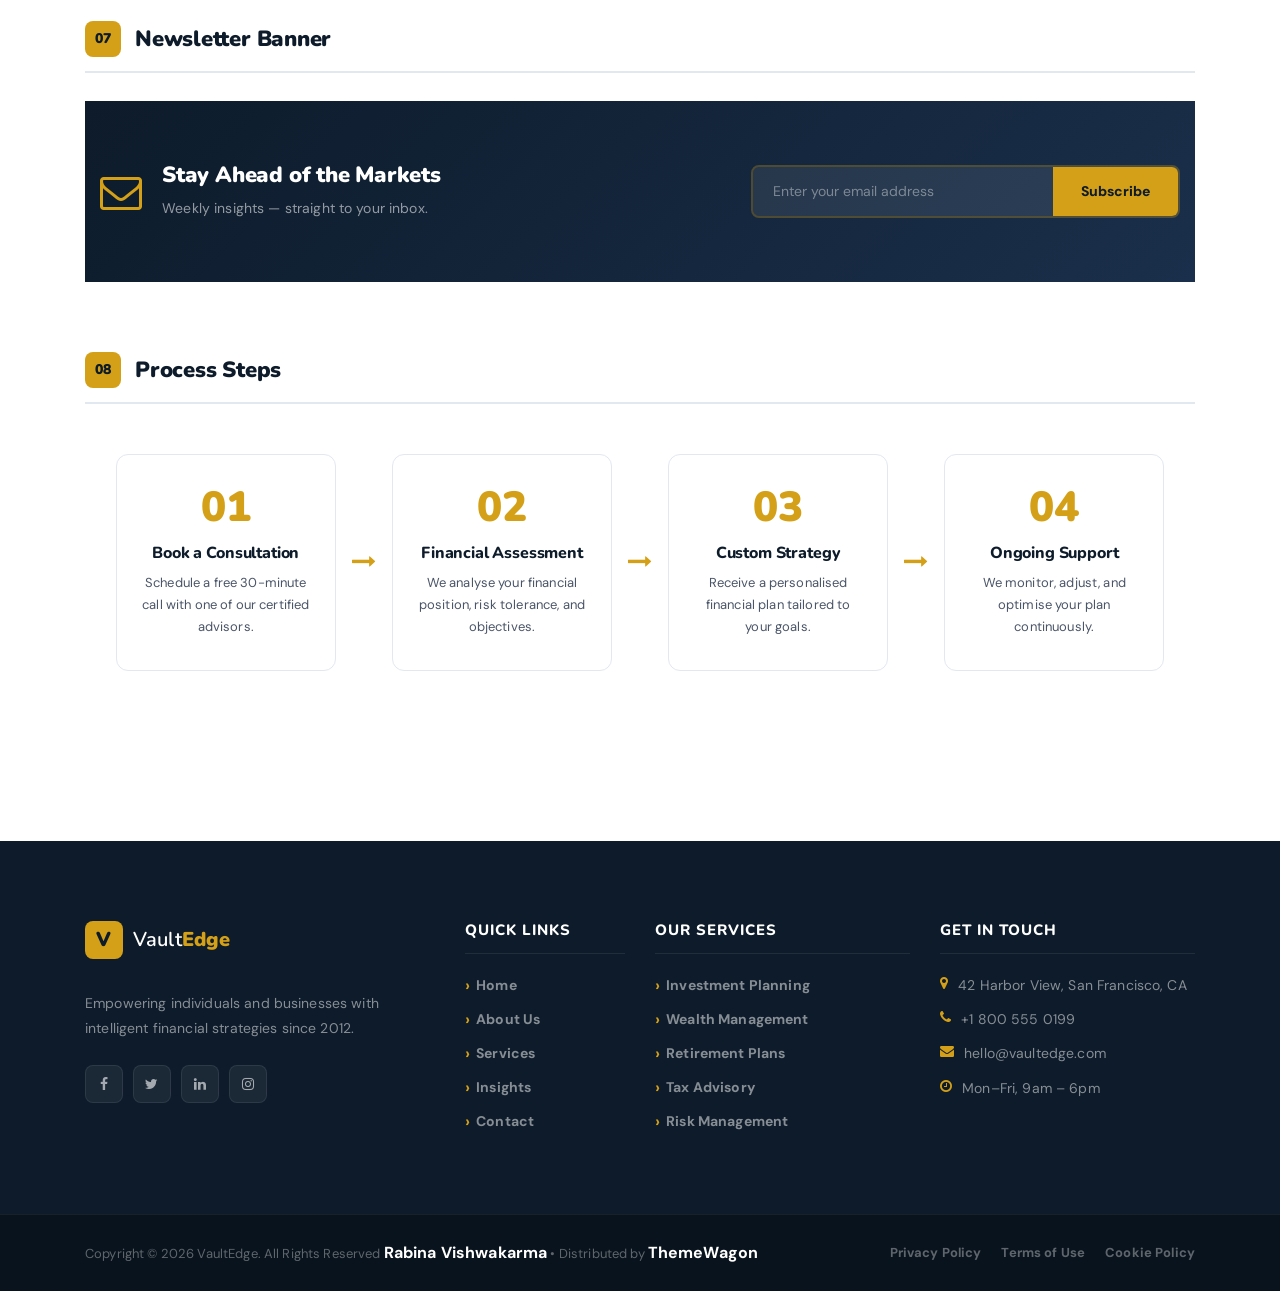
<file: elements.html>
<!DOCTYPE html>
<html lang="en">
<head>
    <meta charset="UTF-8">
    <meta name="description" content="VaultEdge UI Elements — buttons, forms, accordions, tabs, alerts, cards and more.">
    <meta http-equiv="X-UA-Compatible" content="IE=edge">
    <meta name="viewport" content="width=device-width, initial-scale=1, shrink-to-fit=no">
    <title>UI Elements — VaultEdge</title>
    <link rel="icon" href="img/core-img/favicon.ico">
    <link rel="stylesheet" href="style.css">
    <link rel="stylesheet" href="css/custom-override.css">
</head>
<body>
    <div class="preloader d-flex align-items-center justify-content-center">
        <div class="lds-ellipsis"><div></div><div></div><div></div><div></div></div>
    </div>
    <header class="ve-header" id="ve-sticky">
        <div class="container-fluid ve-nav-wrap">
            <div class="ve-logo"><a href="index.html"><span class="ve-logo-icon">V</span><span class="ve-logo-text">Vault<strong>Edge</strong></span></a></div>
            <nav class="ve-nav"><ul>
                <li><a href="index.html">Home</a></li>
                <li class="has-drop"><a href="about.html" class="active">About <i class="fa fa-angle-down"></i></a>
                    <ul class="ve-dropdown"><li><a href="about.html">About Us</a></li><li><a href="services.html">Our Services</a></li><li><a href="elements.html">UI Elements</a></li></ul>
                </li>
                <li><a href="services.html">Services</a></li>
                <li class="has-drop"><a href="#">Solutions <i class="fa fa-angle-down"></i></a>
                    <ul class="ve-dropdown"><li><a href="#">Wealth Management</a></li><li><a href="#">Retirement Plans</a></li><li><a href="#">Tax Advisory</a></li><li><a href="#">Risk Analysis</a></li></ul>
                </li>
                <li><a href="post.html">Insights</a></li>
                <li><a href="contact.html">Contact</a></li>
            </ul></nav>
            <div class="ve-nav-cta"><a href="contact.html" class="ve-cta-btn">Get Started <i class="fa fa-arrow-right"></i></a></div>
            <button class="ve-toggler" id="ve-toggle"><span></span><span></span><span></span></button>
        </div>
        <div class="ve-mobile-menu" id="ve-mobile-menu"><ul>
            <li><a href="index.html">Home</a></li><li><a href="about.html">About</a></li>
            <li><a href="services.html">Services</a></li><li><a href="#">Solutions</a></li>
            <li><a href="post.html">Insights</a></li><li><a href="contact.html">Contact</a></li>
        </ul></div>
    </header>
    <section class="ve-page-hero" style="background-image:url(img/bg-img/13.jpg);">
        <div class="ve-page-hero-overlay"></div>
        <div class="container ve-page-hero-content">
            <span class="ve-section-tag">Design System</span><h1>UI <span>Elements &amp; Components</span></h1>
            <nav aria-label="breadcrumb"><ol class="ve-breadcrumb"><li><a href="index.html">Home</a></li><li class="active">UI Elements</li></ol></nav>
        </div>
    </section>

    <section class="ve-section ve-elements-section">
        <div class="container">

            <!-- BUTTONS -->
            <div class="ve-el-block">
                <h3 class="ve-el-title"><span>01</span> Buttons</h3>
                <div class="ve-el-demo">
                    <a href="#" class="ve-btn-primary">Primary Button</a>
                    <a href="#" class="ve-btn-ghost">Ghost Button</a>
                    <a href="#" class="ve-btn-white" style="background:var(--ve-dark);color:#fff;">Dark Button</a>
                    <a href="#" class="ve-btn-primary" style="background:transparent;border:2px solid var(--ve-gold);color:var(--ve-gold);">Outline Gold</a>
                    <a href="#" class="ve-cta-btn">CTA Button <i class="fa fa-arrow-right"></i></a>
                </div>
            </div>

            <!-- SERVICE CARDS -->
            <div class="ve-el-block">
                <h3 class="ve-el-title"><span>02</span> Service Cards</h3>
                <div class="ve-services-grid">
                    <div class="ve-service-card"><div class="ve-service-icon"><i class="icon-profits"></i></div><h4>Investment Planning</h4><p>Tailored portfolios built around your goals, risk appetite, and investment horizon.</p><a href="#" class="ve-card-link">Learn more <i class="fa fa-long-arrow-right"></i></a></div>
                    <div class="ve-service-card"><div class="ve-service-icon"><i class="icon-money-1"></i></div><h4>Wealth Management</h4><p>Holistic strategies to preserve, grow, and transfer your wealth across generations.</p><a href="#" class="ve-card-link">Learn more <i class="fa fa-long-arrow-right"></i></a></div>
                    <div class="ve-service-card"><div class="ve-service-icon"><i class="icon-coin"></i></div><h4>Retirement Plans</h4><p>Secure your future with structured pension plans, annuities, and long-term savings.</p><a href="#" class="ve-card-link">Learn more <i class="fa fa-long-arrow-right"></i></a></div>
                </div>
            </div>

            <!-- ACCORDION + FAQ -->
            <div class="ve-el-block">
                <h3 class="ve-el-title"><span>03</span> Accordion / FAQ</h3>
                <div class="row">
                    <div class="col-12 col-lg-6">
                        <div class="ve-faq-list">
                            <div class="ve-faq-item open"><div class="ve-faq-q"><span>How do I get started with VaultEdge?</span><i class="fa fa-plus"></i></div><div class="ve-faq-a">Simply book a free consultation via our contact page. One of our advisors will reach out within one business day to schedule your session.</div></div>
                            <div class="ve-faq-item"><div class="ve-faq-q"><span>What is the minimum investment amount?</span><i class="fa fa-plus"></i></div><div class="ve-faq-a">There is no minimum. We work with clients at all wealth levels and tailor our services accordingly.</div></div>
                            <div class="ve-faq-item"><div class="ve-faq-q"><span>Are my funds secure with VaultEdge?</span><i class="fa fa-plus"></i></div><div class="ve-faq-a">Yes. Your assets are held with SIPC-protected custodians and we use bank-grade 256-bit encryption across all platforms.</div></div>
                        </div>
                    </div>
                    <div class="col-12 col-lg-6">
                        <div class="ve-faq-list">
                            <div class="ve-faq-item"><div class="ve-faq-q"><span>How are fees structured?</span><i class="fa fa-plus"></i></div><div class="ve-faq-a">We operate on a transparent fee-only model — no commissions, no conflicts of interest.</div></div>
                            <div class="ve-faq-item"><div class="ve-faq-q"><span>Do you offer international services?</span><i class="fa fa-plus"></i></div><div class="ve-faq-a">Yes, we serve clients in 30+ countries. Our digital-first approach means we can work with anyone, anywhere.</div></div>
                            <div class="ve-faq-item"><div class="ve-faq-q"><span>Can I switch advisors if needed?</span><i class="fa fa-plus"></i></div><div class="ve-faq-a">Absolutely. Client satisfaction is our priority. If you'd prefer to work with a different advisor on our team, we make that transition seamless.</div></div>
                        </div>
                    </div>
                </div>
            </div>

            <!-- TESTIMONIAL CARDS -->
            <div class="ve-el-block">
                <h3 class="ve-el-title"><span>04</span> Testimonial Cards</h3>
                <div class="ve-testi-grid">
                    <div class="ve-testi-card"><div class="ve-testi-stars">&#9733;&#9733;&#9733;&#9733;&#9733;</div><p>"VaultEdge transformed how I manage my finances. My portfolio has grown by 22% in just 18 months."</p><div class="ve-testi-author"><div class="ve-testi-avatar bg-img" style="background-image:url(img/bg-img/32.jpg);"></div><div><strong>Alex Morgan</strong><span>Entrepreneur</span></div></div></div>
                    <div class="ve-testi-card"><div class="ve-testi-stars">&#9733;&#9733;&#9733;&#9733;&#9733;</div><p>"The retirement planning team gave me total peace of mind. Professional, responsive, and results-driven."</p><div class="ve-testi-author"><div class="ve-testi-avatar bg-img" style="background-image:url(img/bg-img/33.jpg);"></div><div><strong>Sarah Patel</strong><span>Marketing Director</span></div></div></div>
                    <div class="ve-testi-card"><div class="ve-testi-stars">&#9733;&#9733;&#9733;&#9733;&#9733;</div><p>"Switched from our old firm and couldn't be happier. Their tax advisory alone saved us thousands."</p><div class="ve-testi-author"><div class="ve-testi-avatar bg-img" style="background-image:url(img/bg-img/14.jpg);"></div><div><strong>James Liu</strong><span>Business Owner</span></div></div></div>
                </div>
            </div>

            <!-- COUNTERS -->
            <div class="ve-el-block">
                <h3 class="ve-el-title"><span>05</span> Counter Stats</h3>
                <section class="ve-counter-section" style="border-radius:var(--ve-radius);overflow:hidden;">
                    <div class="container"><div class="ve-counter-grid">
                        <div class="ve-counter-item"><i class="fa fa-users"></i><strong class="counter" data-count="50000">0</strong><span>+</span><p>Happy Clients</p></div>
                        <div class="ve-counter-item"><i class="fa fa-briefcase"></i><strong class="counter" data-count="4200">0</strong><span>M+</span><p>Assets Managed</p></div>
                        <div class="ve-counter-item"><i class="fa fa-globe"></i><strong class="counter" data-count="30">0</strong><span>+</span><p>Countries Served</p></div>
                        <div class="ve-counter-item"><i class="fa fa-trophy"></i><strong class="counter" data-count="18">0</strong><span></span><p>Industry Awards</p></div>
                    </div></div>
                </section>
            </div>

            <!-- CONTACT FORM -->
            <div class="ve-el-block">
                <h3 class="ve-el-title"><span>06</span> Contact Form</h3>
                <div class="ve-contact-form-wrap" style="max-width:700px;">
                    <form class="ve-contact-form" action="#" method="post">
                        <div class="ve-form-row">
                            <div class="ve-form-group"><label>Full Name</label><input type="text" placeholder="Your full name"></div>
                            <div class="ve-form-group"><label>Email Address</label><input type="email" placeholder="Your email"></div>
                        </div>
                        <div class="ve-form-row">
                            <div class="ve-form-group"><label>Phone Number</label><input type="tel" placeholder="Your phone"></div>
                            <div class="ve-form-group"><label>Service</label><select><option>Select a service</option><option>Investment Planning</option><option>Wealth Management</option><option>Retirement Planning</option></select></div>
                        </div>
                        <div class="ve-form-group"><label>Message</label><textarea rows="4" placeholder="Tell us about your financial goals..."></textarea></div>
                        <button type="submit" class="ve-btn-primary">Send Message <i class="fa fa-paper-plane"></i></button>
                    </form>
                </div>
            </div>

            <!-- NEWSLETTER -->
            <div class="ve-el-block">
                <h3 class="ve-el-title"><span>07</span> Newsletter Banner</h3>
    <section class="ve-newsletter-section"><div class="container"><div class="ve-newsletter-wrap">
        <div class="ve-nl-left"><i class="fa fa-envelope-o"></i><div><h3>Stay Ahead of the Markets</h3><p>Weekly insights — straight to your inbox.</p></div></div>
        <div class="ve-nl-right"><form class="ve-nl-form" action="#" method="post"><input type="email" placeholder="Enter your email address" required><button type="submit">Subscribe</button></form></div>
    </div></div></section>
            </div>

            <!-- PROCESS STEPS -->
            <div class="ve-el-block">
                <h3 class="ve-el-title"><span>08</span> Process Steps</h3>
                <div class="ve-process-grid">
                    <div class="ve-process-step"><div class="ve-process-num">01</div><h5>Book a Consultation</h5><p>Schedule a free 30-minute call with one of our certified advisors.</p></div>
                    <div class="ve-process-arrow"><i class="fa fa-long-arrow-right"></i></div>
                    <div class="ve-process-step"><div class="ve-process-num">02</div><h5>Financial Assessment</h5><p>We analyse your financial position, risk tolerance, and objectives.</p></div>
                    <div class="ve-process-arrow"><i class="fa fa-long-arrow-right"></i></div>
                    <div class="ve-process-step"><div class="ve-process-num">03</div><h5>Custom Strategy</h5><p>Receive a personalised financial plan tailored to your goals.</p></div>
                    <div class="ve-process-arrow"><i class="fa fa-long-arrow-right"></i></div>
                    <div class="ve-process-step"><div class="ve-process-num">04</div><h5>Ongoing Support</h5><p>We monitor, adjust, and optimise your plan continuously.</p></div>
                </div>
            </div>

        </div>
    </section>
    <footer class="ve-footer"><div class="container"><div class="row">
        <div class="col-12 col-sm-6 col-lg-4 mb-50"><div class="ve-footer-brand">
            <a href="index.html" class="ve-footer-logo"><span class="ve-logo-icon">V</span><span class="ve-logo-text">Vault<strong>Edge</strong></span></a>
            <p>Empowering individuals and businesses with intelligent financial strategies since 2012.</p>
            <div class="ve-social"><a href="#"><i class="fa fa-facebook"></i></a><a href="#"><i class="fa fa-twitter"></i></a><a href="#"><i class="fa fa-linkedin"></i></a><a href="#"><i class="fa fa-instagram"></i></a></div>
        </div></div>
        <div class="col-12 col-sm-6 col-lg-2 mb-50"><h5 class="ve-footer-title">Quick Links</h5>
            <ul class="ve-footer-links"><li><a href="index.html">Home</a></li><li><a href="about.html">About Us</a></li><li><a href="services.html">Services</a></li><li><a href="post.html">Insights</a></li><li><a href="contact.html">Contact</a></li></ul>
        </div>
        <div class="col-12 col-sm-6 col-lg-3 mb-50"><h5 class="ve-footer-title">Our Services</h5>
            <ul class="ve-footer-links"><li><a href="#">Investment Planning</a></li><li><a href="#">Wealth Management</a></li><li><a href="#">Retirement Plans</a></li><li><a href="#">Tax Advisory</a></li><li><a href="#">Risk Management</a></li></ul>
        </div>
        <div class="col-12 col-sm-6 col-lg-3 mb-50"><h5 class="ve-footer-title">Get In Touch</h5>
            <ul class="ve-footer-contact"><li><i class="fa fa-map-marker"></i> 42 Harbor View, San Francisco, CA</li><li><i class="fa fa-phone"></i> +1 800 555 0199</li><li><i class="fa fa-envelope"></i> hello@vaultedge.com</li><li><i class="fa fa-clock-o"></i> Mon–Fri, 9am – 6pm</li></ul>
        </div>
    </div></div>
    <div class="ve-footer-bottom"><div class="container"><div class="ve-footer-bottom-inner">
        <p>Copyright &copy; <script>document.write(new Date().getFullYear());</script> VaultEdge. All Rights Reserved <a href="https://github.com/Rabina-Vishwakarma/" class="text-white" target="_blank">Rabina Vishwakarma</a> • Distributed by <a href="https://themewagon.com" class="text-white" target="_blank">ThemeWagon</a></p>
        <ul><li><a href="#">Privacy Policy</a></li><li><a href="#">Terms of Use</a></li><li><a href="#">Cookie Policy</a></li></ul>
    </div></div></div></footer>
    <script src="js/jquery/jquery-2.2.4.min.js"></script>
    <script src="js/bootstrap/popper.min.js"></script>
    <script src="js/bootstrap/bootstrap.min.js"></script>
    <script src="js/plugins/plugins.js"></script>
    <script src="js/active.js"></script>
    <script src="js/vaultedge.js"></script>
</body></html>
</file>
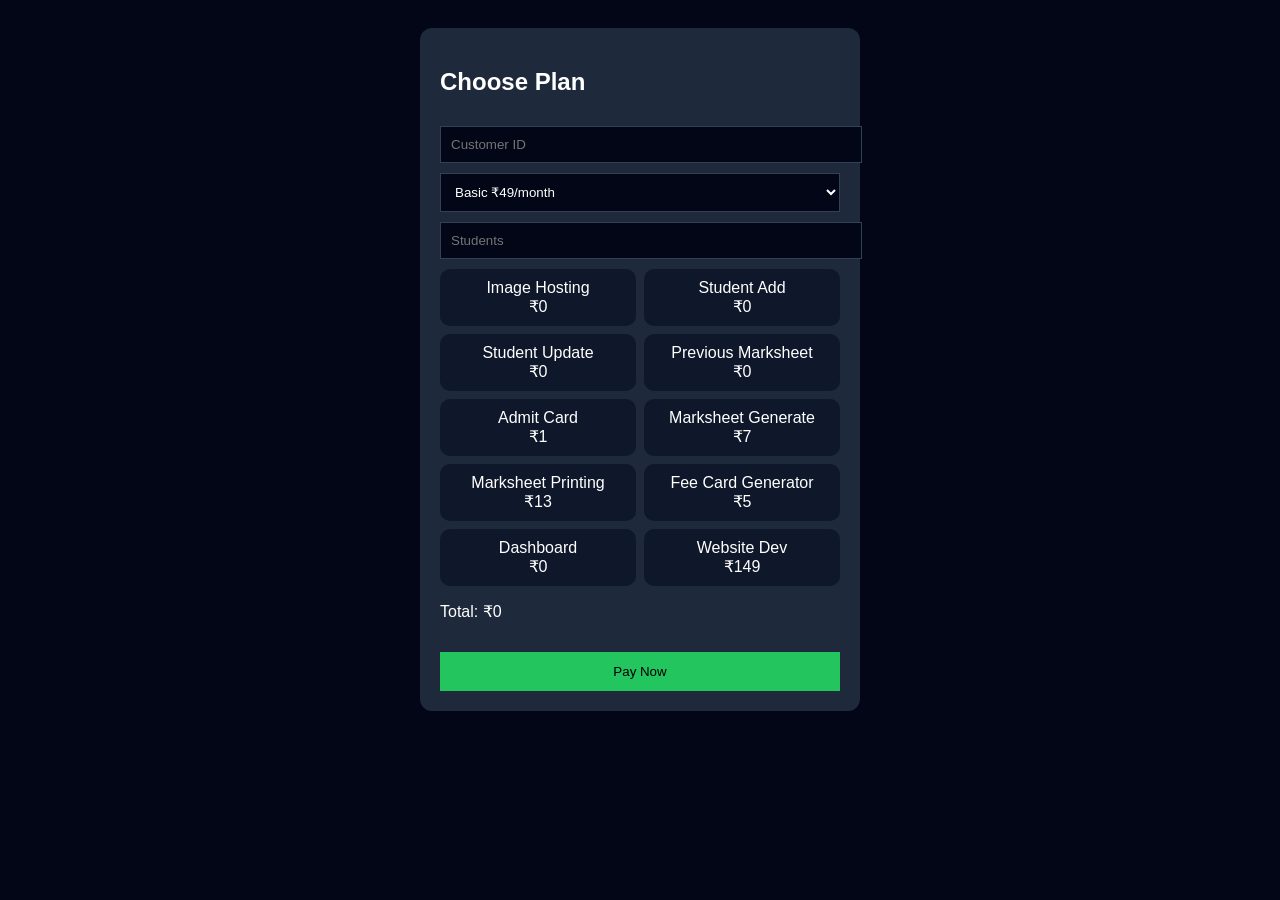
<file: plans.html>
<!DOCTYPE html>
<html>
<head>
<meta name="viewport" content="width=device-width">
<title>Subscription</title>

<style>
body{background:#020617;color:white;font-family:sans-serif;padding:20px;}
.card{background:#1e293b;padding:20px;border-radius:12px;max-width:400px;margin:auto;}
input,select{width:100%;padding:10px;margin-top:10px;background:#020617;color:white;border:1px solid #334155;}
.services{display:grid;grid-template-columns:1fr 1fr;gap:8px;margin-top:10px;}
.service{padding:10px;background:#0f172a;border-radius:10px;cursor:pointer;text-align:center;}
.service.active{background:#9333ea;}
button{width:100%;padding:12px;margin-top:15px;background:#22c55e;border:none;}
</style>
</head>

<body>

<div class="card">

<h2>Choose Plan</h2>

<input id="cid" placeholder="Customer ID">

<select id="plan" onchange="calc()">
<option value="Basic">Basic ₹49/month</option>
<option value="Purple">Purple Plan</option>
</select>

<input id="students" type="number" placeholder="Students" oninput="calc()">

<div id="services" class="services"></div>

<p>Total: ₹<span id="total">0</span></p>

<button onclick="pay()">Pay Now</button>

</div>

<script src="https://checkout.razorpay.com/v1/checkout.js"></script>

<script>

const SCRIPT = "https://script.google.com/macros/s/AKfycbzlhie-ZjSeUEBAmYTUtOalT34wFLddIWBXbpobUAYmSBR-1woEghvSHMeLlF6mja1L/exec";
const KEY = "rzp_test_SgbaNVkd8iQjXE";

let services = [
["Image Hosting",0],
["Student Add",0],
["Student Update",0],
["Previous Marksheet",0],
["Admit Card",1],
["Marksheet Generate",7],
["Marksheet Printing",13],
["Fee Card Generator",5],
["Dashboard",0],
["Website Dev",149]
];

let selected=[];

services.forEach((s,i)=>{
 document.getElementById("services").innerHTML+=
 `<div class="service" onclick="toggle(${i})">${s[0]}<br>₹${s[1]}</div>`;
});

function toggle(i){
 let el=document.getElementsByClassName("service")[i];
 el.classList.toggle("active");
 selected.includes(i)?selected=selected.filter(x=>x!=i):selected.push(i);
 calc();
}

function calc(){
 let st = parseInt(document.getElementById("students").value)||0;
 let plan=document.getElementById("plan").value;
 let total=0;

 if(plan==="Basic") total+=49;

 selected.forEach(i=>{
 let p=services[i][1];
 if(p==149) total+=149;
 else total+=p*st;
 });

 document.getElementById("total").innerText=total;
}

function pay(){
 let id=document.getElementById("cid").value;
 let total=document.getElementById("total").innerText;

 if(!id) return alert("Enter ID");
 if(total<=0) return alert("Select service");

 new Razorpay({
 key:KEY,
 amount:total*100,
 handler:(res)=>save(res.razorpay_payment_id)
 }).open();
}

function save(pid){

 let today=new Date();
 let expiry=new Date();
 expiry.setFullYear(today.getFullYear()+1);

 let data={
 id:cid.value,
 plan:plan.value,
 students:students.value,
 services:selected.map(i=>services[i][0]).join(","),
 amount:total.innerText,
 activeDate:today,
 expiryDate:expiry,
 paymentId:pid,
 buyDate:today
 };

 fetch(SCRIPT,{method:"POST",body:JSON.stringify(data)})
 .then(()=>alert("Plan Activated"));

}

</script>
</body>
</html>
</file>
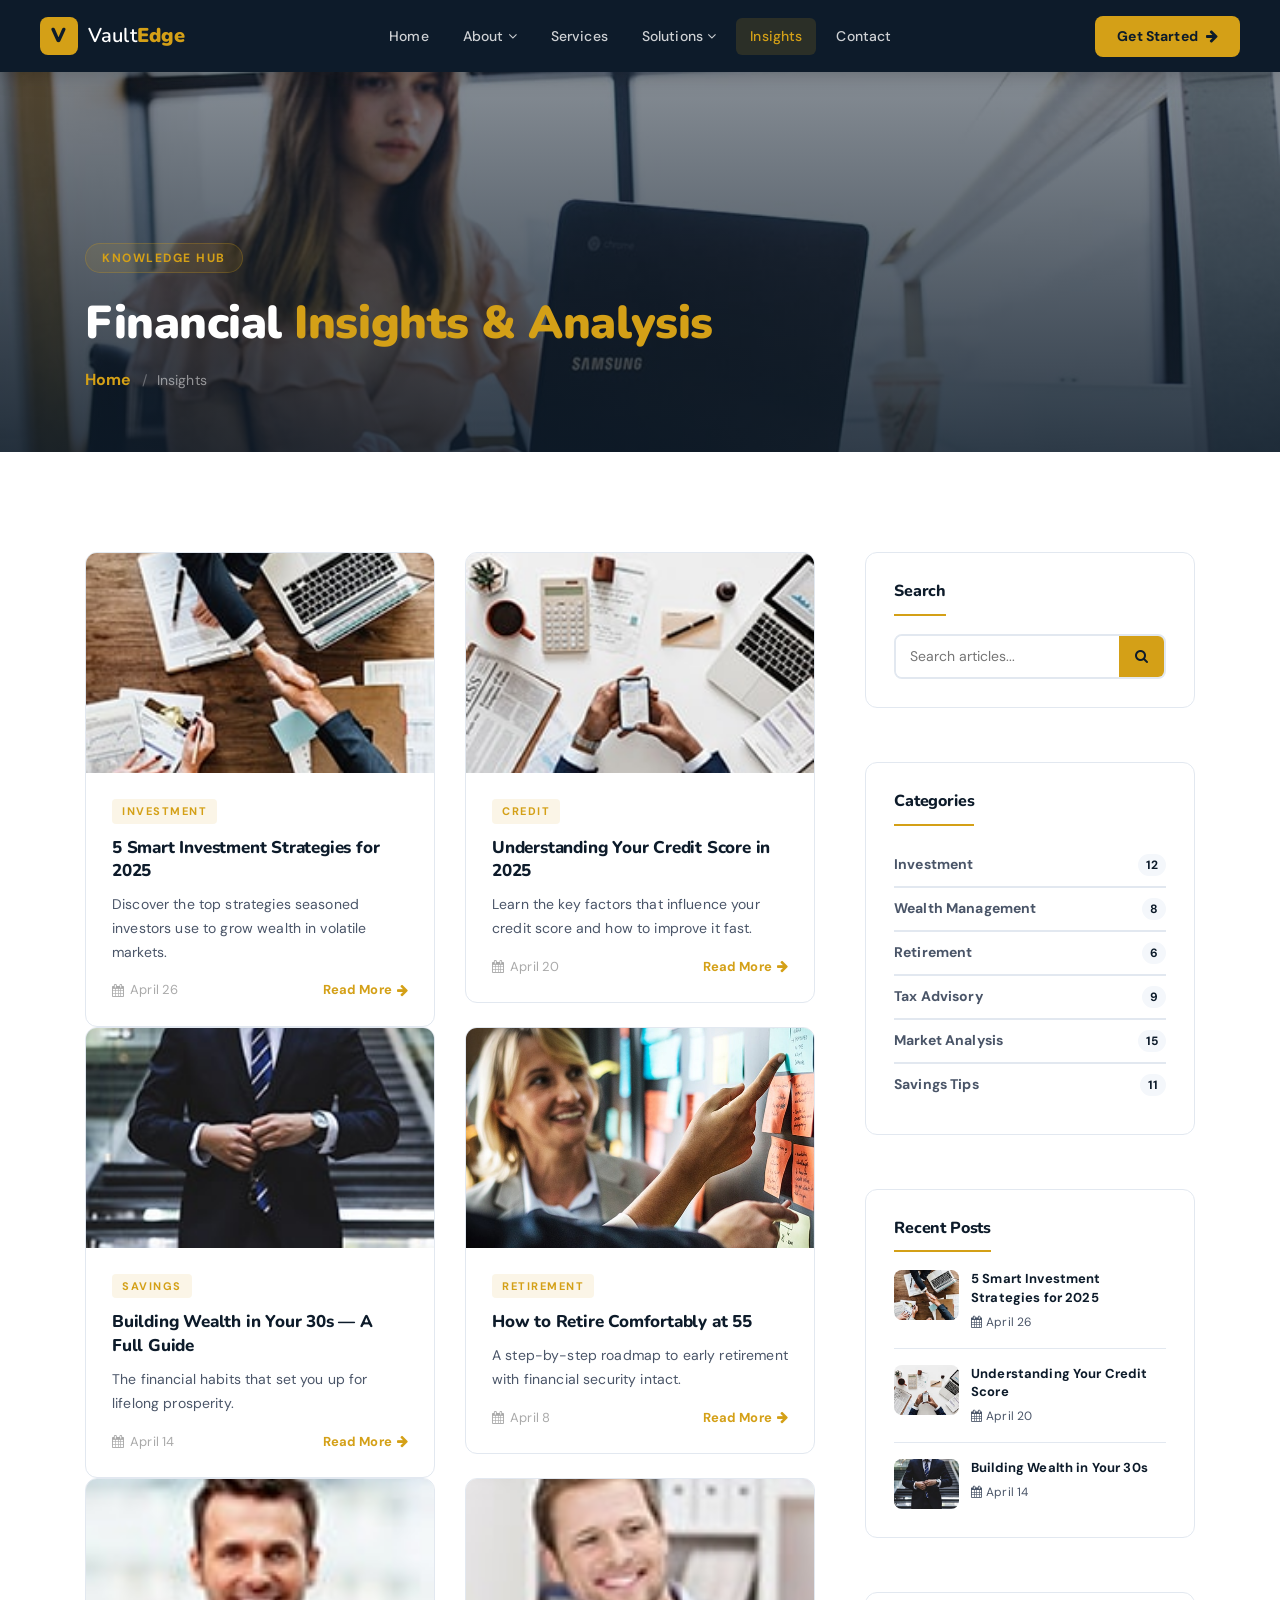
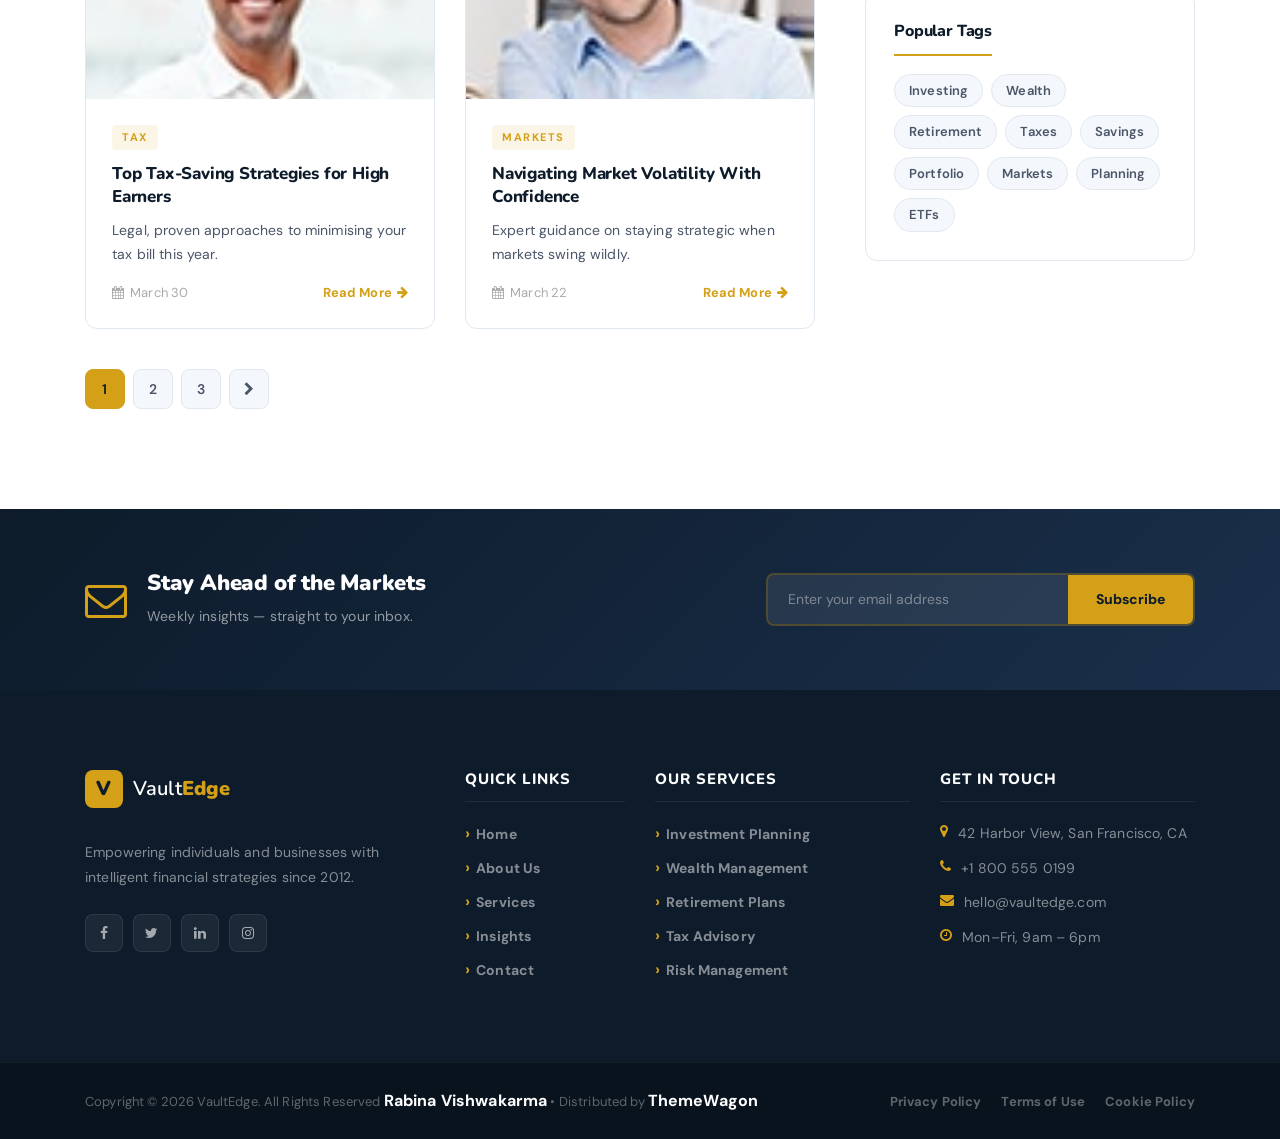
<file: post.html>
<!DOCTYPE html>
<html lang="en">
<head>
    <meta charset="UTF-8">
    <meta name="description" content="VaultEdge blog — expert investment tips, market analysis, and wealth management guides.">
    <meta http-equiv="X-UA-Compatible" content="IE=edge">
    <meta name="viewport" content="width=device-width, initial-scale=1, shrink-to-fit=no">
    <title>Financial Insights — VaultEdge</title>
    <link rel="icon" href="img/core-img/favicon.ico">
    <link rel="stylesheet" href="style.css">
    <link rel="stylesheet" href="css/custom-override.css">
</head>
<body>
    <div class="preloader d-flex align-items-center justify-content-center">
        <div class="lds-ellipsis"><div></div><div></div><div></div><div></div></div>
    </div>
    <header class="ve-header" id="ve-sticky">
        <div class="container-fluid ve-nav-wrap">
            <div class="ve-logo"><a href="index.html"><span class="ve-logo-icon">V</span><span class="ve-logo-text">Vault<strong>Edge</strong></span></a></div>
            <nav class="ve-nav"><ul>
                <li><a href="index.html">Home</a></li>
                <li class="has-drop"><a href="about.html">About <i class="fa fa-angle-down"></i></a>
                    <ul class="ve-dropdown"><li><a href="about.html">About Us</a></li><li><a href="services.html">Our Services</a></li><li><a href="elements.html">UI Elements</a></li></ul>
                </li>
                <li><a href="services.html">Services</a></li>
                <li class="has-drop"><a href="#">Solutions <i class="fa fa-angle-down"></i></a>
                    <ul class="ve-dropdown"><li><a href="#">Wealth Management</a></li><li><a href="#">Retirement Plans</a></li><li><a href="#">Tax Advisory</a></li><li><a href="#">Risk Analysis</a></li></ul>
                </li>
                <li><a href="post.html" class="active">Insights</a></li>
                <li><a href="contact.html">Contact</a></li>
            </ul></nav>
            <div class="ve-nav-cta"><a href="contact.html" class="ve-cta-btn">Get Started <i class="fa fa-arrow-right"></i></a></div>
            <button class="ve-toggler" id="ve-toggle"><span></span><span></span><span></span></button>
        </div>
        <div class="ve-mobile-menu" id="ve-mobile-menu"><ul>
            <li><a href="index.html">Home</a></li><li><a href="about.html">About</a></li>
            <li><a href="services.html">Services</a></li><li><a href="#">Solutions</a></li>
            <li><a href="post.html">Insights</a></li><li><a href="contact.html">Contact</a></li>
        </ul></div>
    </header>
    <section class="ve-page-hero" style="background-image:url(img/bg-img/24.jpg);">
        <div class="ve-page-hero-overlay"></div>
        <div class="container ve-page-hero-content">
            <span class="ve-section-tag">Knowledge Hub</span><h1>Financial <span>Insights &amp; Analysis</span></h1>
            <nav aria-label="breadcrumb"><ol class="ve-breadcrumb"><li><a href="index.html">Home</a></li><li class="active">Insights</li></ol></nav>
        </div>
    </section>

    <section class="ve-section">
        <div class="container">
            <div class="row">
                <div class="col-12 col-lg-8">
                    <div class="row">
                        <div class="col-12 col-md-6 wow fadeInUp" data-wow-delay="100ms"><div class="ve-insight-card"><div class="ve-insight-img bg-img" style="background-image:url(img/bg-img/10.jpg);"></div><div class="ve-insight-body"><span class="ve-insight-cat">Investment</span><h5><a href="single-post.html">5 Smart Investment Strategies for 2025</a></h5><p>Discover the top strategies seasoned investors use to grow wealth in volatile markets.</p><div class="ve-insight-meta"><span><i class="fa fa-calendar"></i> April 26</span><a href="single-post.html">Read More <i class="fa fa-arrow-right"></i></a></div></div></div></div>
                        <div class="col-12 col-md-6 wow fadeInUp" data-wow-delay="200ms"><div class="ve-insight-card"><div class="ve-insight-img bg-img" style="background-image:url(img/bg-img/11.jpg);"></div><div class="ve-insight-body"><span class="ve-insight-cat">Credit</span><h5><a href="single-post.html">Understanding Your Credit Score in 2025</a></h5><p>Learn the key factors that influence your credit score and how to improve it fast.</p><div class="ve-insight-meta"><span><i class="fa fa-calendar"></i> April 20</span><a href="single-post.html">Read More <i class="fa fa-arrow-right"></i></a></div></div></div></div>
                        <div class="col-12 col-md-6 wow fadeInUp" data-wow-delay="300ms"><div class="ve-insight-card"><div class="ve-insight-img bg-img" style="background-image:url(img/bg-img/12.jpg);"></div><div class="ve-insight-body"><span class="ve-insight-cat">Savings</span><h5><a href="single-post.html">Building Wealth in Your 30s — A Full Guide</a></h5><p>The financial habits that set you up for lifelong prosperity.</p><div class="ve-insight-meta"><span><i class="fa fa-calendar"></i> April 14</span><a href="single-post.html">Read More <i class="fa fa-arrow-right"></i></a></div></div></div></div>
                        <div class="col-12 col-md-6 wow fadeInUp" data-wow-delay="400ms"><div class="ve-insight-card"><div class="ve-insight-img bg-img" style="background-image:url(img/bg-img/23.jpg);"></div><div class="ve-insight-body"><span class="ve-insight-cat">Retirement</span><h5><a href="single-post.html">How to Retire Comfortably at 55</a></h5><p>A step-by-step roadmap to early retirement with financial security intact.</p><div class="ve-insight-meta"><span><i class="fa fa-calendar"></i> April 8</span><a href="single-post.html">Read More <i class="fa fa-arrow-right"></i></a></div></div></div></div>
                        <div class="col-12 col-md-6 wow fadeInUp" data-wow-delay="500ms"><div class="ve-insight-card"><div class="ve-insight-img bg-img" style="background-image:url(img/bg-img/25.jpg);"></div><div class="ve-insight-body"><span class="ve-insight-cat">Tax</span><h5><a href="single-post.html">Top Tax-Saving Strategies for High Earners</a></h5><p>Legal, proven approaches to minimising your tax bill this year.</p><div class="ve-insight-meta"><span><i class="fa fa-calendar"></i> March 30</span><a href="single-post.html">Read More <i class="fa fa-arrow-right"></i></a></div></div></div></div>
                        <div class="col-12 col-md-6 wow fadeInUp" data-wow-delay="600ms"><div class="ve-insight-card"><div class="ve-insight-img bg-img" style="background-image:url(img/bg-img/26.jpg);"></div><div class="ve-insight-body"><span class="ve-insight-cat">Markets</span><h5><a href="single-post.html">Navigating Market Volatility With Confidence</a></h5><p>Expert guidance on staying strategic when markets swing wildly.</p><div class="ve-insight-meta"><span><i class="fa fa-calendar"></i> March 22</span><a href="single-post.html">Read More <i class="fa fa-arrow-right"></i></a></div></div></div></div>
                    </div>
                    <div class="ve-pagination"><a href="#" class="active">1</a><a href="#">2</a><a href="#">3</a><a href="#"><i class="fa fa-chevron-right"></i></a></div>
                </div>
                <div class="col-12 col-lg-4">
                    <div class="ve-sidebar">
                        <div class="ve-sidebar-widget">
                            <h5 class="ve-sidebar-title">Search</h5>
                            <div class="ve-search-box"><input type="text" placeholder="Search articles..."><button><i class="fa fa-search"></i></button></div>
                        </div>
                        <div class="ve-sidebar-widget">
                            <h5 class="ve-sidebar-title">Categories</h5>
                            <ul class="ve-cat-list">
                                <li><a href="#">Investment <span>12</span></a></li>
                                <li><a href="#">Wealth Management <span>8</span></a></li>
                                <li><a href="#">Retirement <span>6</span></a></li>
                                <li><a href="#">Tax Advisory <span>9</span></a></li>
                                <li><a href="#">Market Analysis <span>15</span></a></li>
                                <li><a href="#">Savings Tips <span>11</span></a></li>
                            </ul>
                        </div>
                        <div class="ve-sidebar-widget">
                            <h5 class="ve-sidebar-title">Recent Posts</h5>
                            <div class="ve-recent-post"><div class="ve-rp-img bg-img" style="background-image:url(img/bg-img/10.jpg);"></div><div><a href="single-post.html">5 Smart Investment Strategies for 2025</a><span><i class="fa fa-calendar"></i> April 26</span></div></div>
                            <div class="ve-recent-post"><div class="ve-rp-img bg-img" style="background-image:url(img/bg-img/11.jpg);"></div><div><a href="single-post.html">Understanding Your Credit Score</a><span><i class="fa fa-calendar"></i> April 20</span></div></div>
                            <div class="ve-recent-post"><div class="ve-rp-img bg-img" style="background-image:url(img/bg-img/12.jpg);"></div><div><a href="single-post.html">Building Wealth in Your 30s</a><span><i class="fa fa-calendar"></i> April 14</span></div></div>
                        </div>
                        <div class="ve-sidebar-widget">
                            <h5 class="ve-sidebar-title">Popular Tags</h5>
                            <div class="ve-tags"><a href="#">Investing</a><a href="#">Wealth</a><a href="#">Retirement</a><a href="#">Taxes</a><a href="#">Savings</a><a href="#">Portfolio</a><a href="#">Markets</a><a href="#">Planning</a><a href="#">ETFs</a></div>
                        </div>
                    </div>
                </div>
            </div>
        </div>
    </section>
    <section class="ve-newsletter-section"><div class="container"><div class="ve-newsletter-wrap">
        <div class="ve-nl-left"><i class="fa fa-envelope-o"></i><div><h3>Stay Ahead of the Markets</h3><p>Weekly insights — straight to your inbox.</p></div></div>
        <div class="ve-nl-right"><form class="ve-nl-form" action="#" method="post"><input type="email" placeholder="Enter your email address" required><button type="submit">Subscribe</button></form></div>
    </div></div></section>
    <footer class="ve-footer"><div class="container"><div class="row">
        <div class="col-12 col-sm-6 col-lg-4 mb-50"><div class="ve-footer-brand">
            <a href="index.html" class="ve-footer-logo"><span class="ve-logo-icon">V</span><span class="ve-logo-text">Vault<strong>Edge</strong></span></a>
            <p>Empowering individuals and businesses with intelligent financial strategies since 2012.</p>
            <div class="ve-social"><a href="#"><i class="fa fa-facebook"></i></a><a href="#"><i class="fa fa-twitter"></i></a><a href="#"><i class="fa fa-linkedin"></i></a><a href="#"><i class="fa fa-instagram"></i></a></div>
        </div></div>
        <div class="col-12 col-sm-6 col-lg-2 mb-50"><h5 class="ve-footer-title">Quick Links</h5>
            <ul class="ve-footer-links"><li><a href="index.html">Home</a></li><li><a href="about.html">About Us</a></li><li><a href="services.html">Services</a></li><li><a href="post.html">Insights</a></li><li><a href="contact.html">Contact</a></li></ul>
        </div>
        <div class="col-12 col-sm-6 col-lg-3 mb-50"><h5 class="ve-footer-title">Our Services</h5>
            <ul class="ve-footer-links"><li><a href="#">Investment Planning</a></li><li><a href="#">Wealth Management</a></li><li><a href="#">Retirement Plans</a></li><li><a href="#">Tax Advisory</a></li><li><a href="#">Risk Management</a></li></ul>
        </div>
        <div class="col-12 col-sm-6 col-lg-3 mb-50"><h5 class="ve-footer-title">Get In Touch</h5>
            <ul class="ve-footer-contact"><li><i class="fa fa-map-marker"></i> 42 Harbor View, San Francisco, CA</li><li><i class="fa fa-phone"></i> +1 800 555 0199</li><li><i class="fa fa-envelope"></i> hello@vaultedge.com</li><li><i class="fa fa-clock-o"></i> Mon–Fri, 9am – 6pm</li></ul>
        </div>
    </div></div>
    <div class="ve-footer-bottom"><div class="container"><div class="ve-footer-bottom-inner">
        <p>Copyright &copy; <script>document.write(new Date().getFullYear());</script> VaultEdge. All Rights Reserved <a href="https://github.com/Rabina-Vishwakarma/" class="text-white" target="_blank">Rabina Vishwakarma</a> • Distributed by <a href="https://themewagon.com" class="text-white" target="_blank">ThemeWagon</a></p>
        <ul><li><a href="#">Privacy Policy</a></li><li><a href="#">Terms of Use</a></li><li><a href="#">Cookie Policy</a></li></ul>
    </div></div></div></footer>
    <script src="js/jquery/jquery-2.2.4.min.js"></script>
    <script src="js/bootstrap/popper.min.js"></script>
    <script src="js/bootstrap/bootstrap.min.js"></script>
    <script src="js/plugins/plugins.js"></script>
    <script src="js/active.js"></script>
    <script src="js/vaultedge.js"></script>
</body></html>
</file>
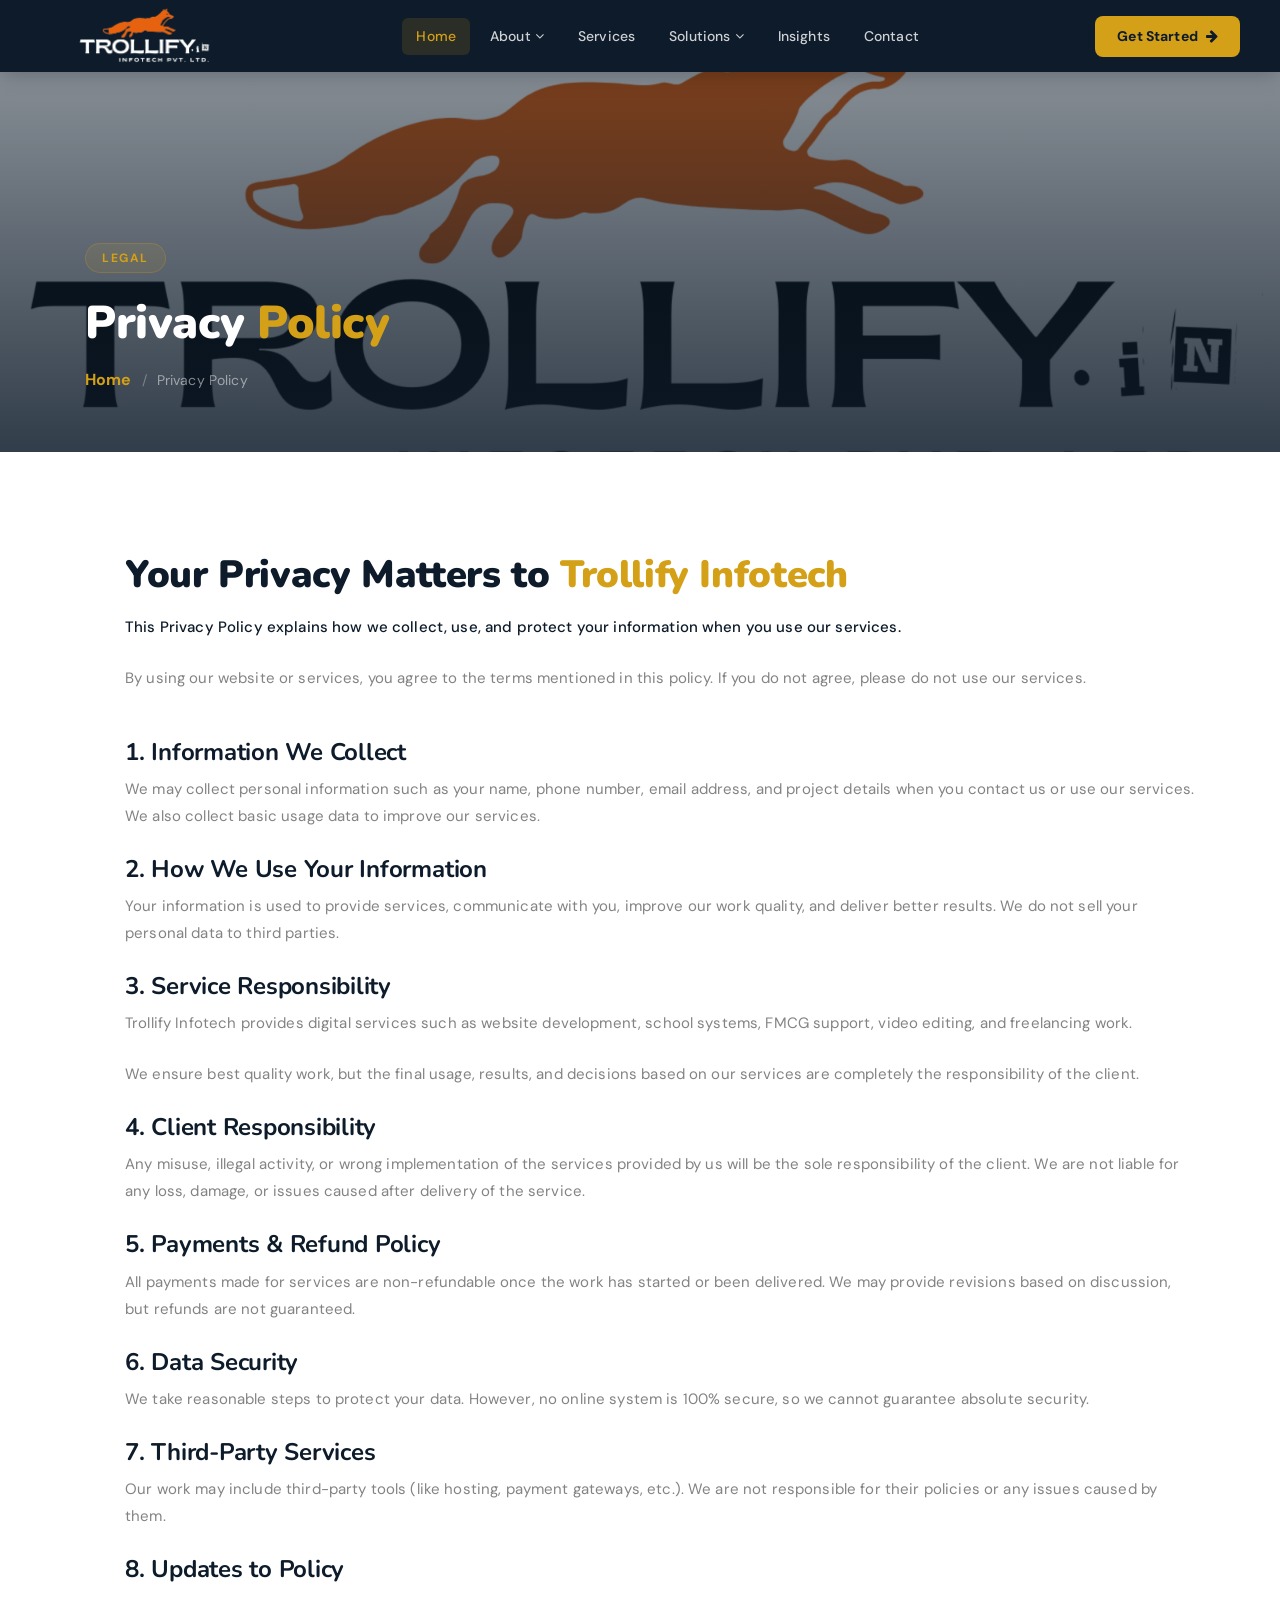
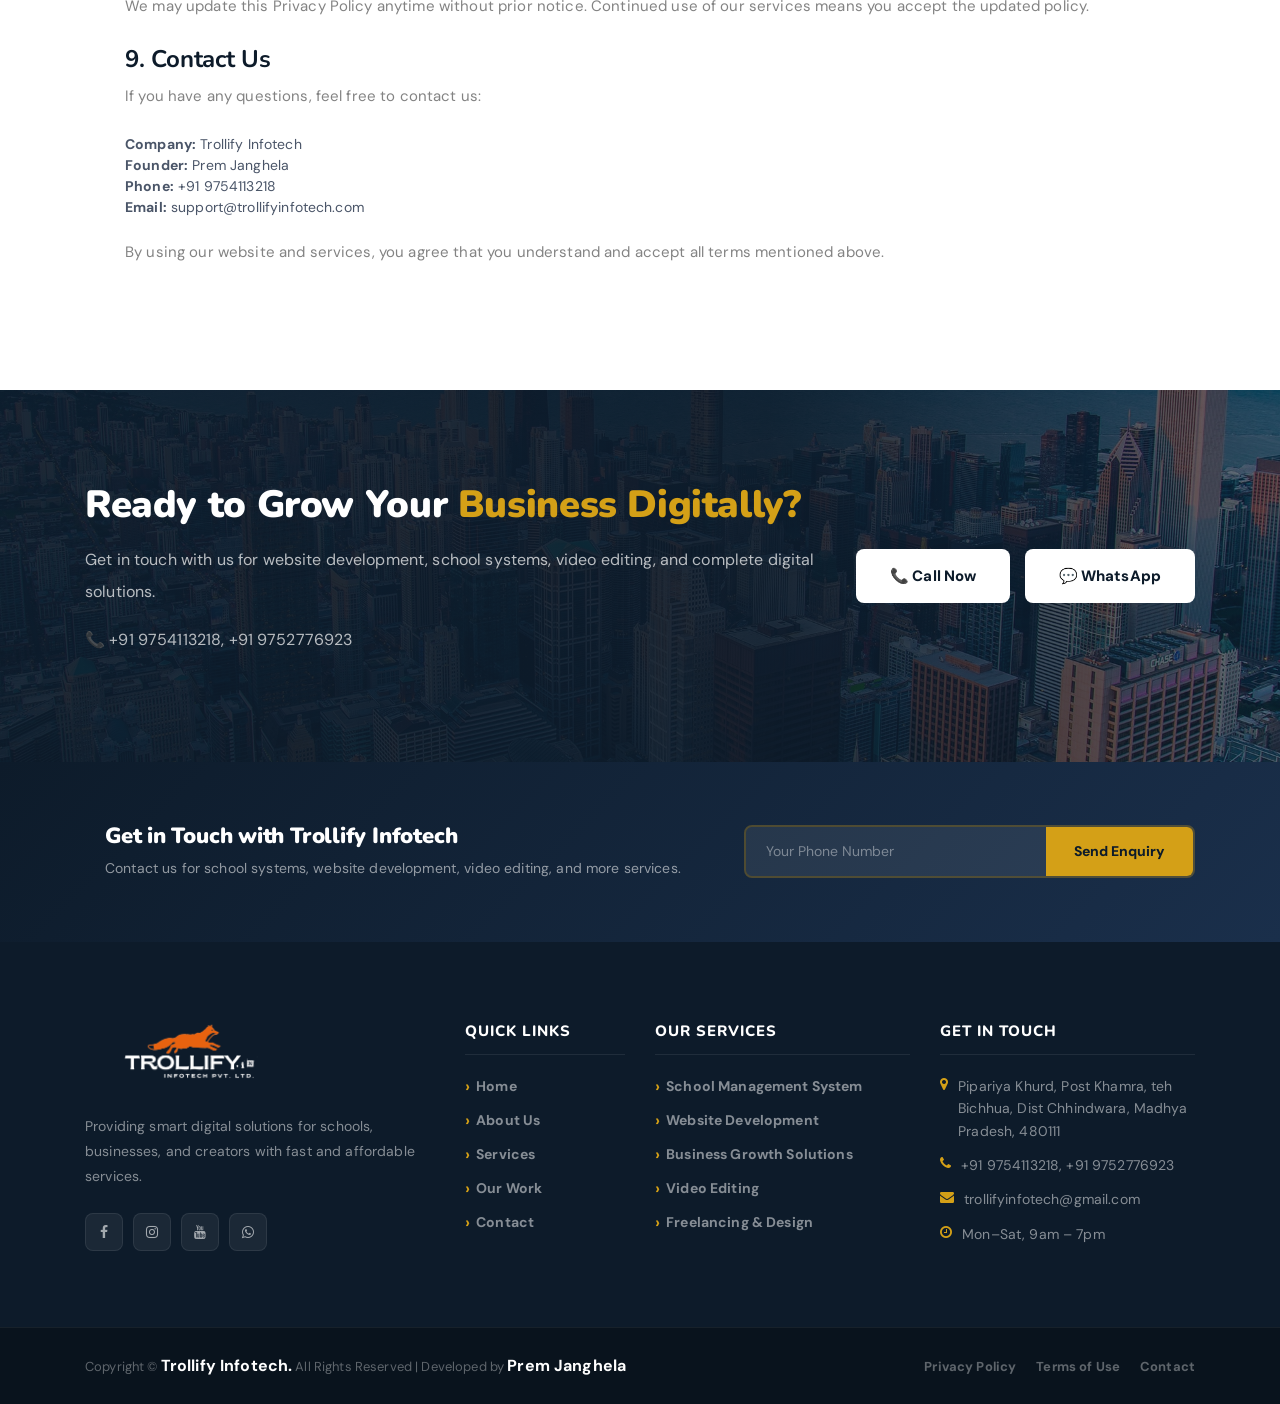
<file: privacypolicy.html>
<!DOCTYPE html>
<html lang="en">
<head>
    <meta charset="UTF-8">
    <meta name="description" content="Privacy Policy - Trollify Infotech">
    <meta http-equiv="X-UA-Compatible" content="IE=edge">
    <meta name="viewport" content="width=device-width, initial-scale=1.0">

    <title>Privacy Policy - Trollify Infotech</title>

    <link rel="icon" href="img/core-img/favicon.ico">
    <link rel="stylesheet" href="style.css">
    <link rel="stylesheet" href="css/custom-override.css">
</head>

<body>

<!-- HEADER -->
<div id="header"></div>

<!-- HERO -->
<section class="ve-page-hero" style="background-image:url(img/logo.png);">
    <div class="ve-page-hero-overlay"></div>
    <div class="container ve-page-hero-content">
        <span class="ve-section-tag">Legal</span>
        <h1>Privacy <span>Policy</span></h1>

        <nav>
            <ol class="ve-breadcrumb">
                <li><a href="index.html">Home</a></li>
                <li class="active">Privacy Policy</li>
            </ol>
        </nav>
    </div>
</section>

<!-- CONTENT -->
<section class="ve-section">
    <div class="container">

        <div class="ve-about-text">

            <h2>Your Privacy Matters to <span>Trollify Infotech</span></h2>

            <p class="ve-lead">
                This Privacy Policy explains how we collect, use, and protect your information when you use our services.
            </p>

            <p>
                By using our website or services, you agree to the terms mentioned in this policy. 
                If you do not agree, please do not use our services.
            </p>

            <br>

            <h4>1. Information We Collect</h4>
            <p>
                We may collect personal information such as your name, phone number, email address, and project details 
                when you contact us or use our services. We also collect basic usage data to improve our services.
            </p>

            <h4>2. How We Use Your Information</h4>
            <p>
                Your information is used to provide services, communicate with you, improve our work quality, 
                and deliver better results. We do not sell your personal data to third parties.
            </p>

            <h4>3. Service Responsibility</h4>
            <p>
                Trollify Infotech provides digital services such as website development, school systems, 
                FMCG support, video editing, and freelancing work.
            </p>

            <p>
                We ensure best quality work, but the final usage, results, and decisions based on our services 
                are completely the responsibility of the client.
            </p>

            <h4>4. Client Responsibility</h4>
            <p>
                Any misuse, illegal activity, or wrong implementation of the services provided by us 
                will be the sole responsibility of the client. We are not liable for any loss, damage, 
                or issues caused after delivery of the service.
            </p>

            <h4>5. Payments & Refund Policy</h4>
            <p>
                All payments made for services are non-refundable once the work has started or been delivered. 
                We may provide revisions based on discussion, but refunds are not guaranteed.
            </p>

            <h4>6. Data Security</h4>
            <p>
                We take reasonable steps to protect your data. However, no online system is 100% secure, 
                so we cannot guarantee absolute security.
            </p>

            <h4>7. Third-Party Services</h4>
            <p>
                Our work may include third-party tools (like hosting, payment gateways, etc.). 
                We are not responsible for their policies or any issues caused by them.
            </p>

            <h4>8. Updates to Policy</h4>
            <p>
                We may update this Privacy Policy anytime without prior notice. 
                Continued use of our services means you accept the updated policy.
            </p>

            <h4>9. Contact Us</h4>
            <p>
                If you have any questions, feel free to contact us:
            </p>

            <ul>
                <li><strong>Company:</strong> Trollify Infotech</li>
                <li><strong>Founder:</strong> Prem Janghela</li>
                <li><strong>Phone:</strong> +91 9754113218</li>
                <li><strong>Email:</strong> support@trollifyinfotech.com</li>
            </ul>

            <br>

            <p>
                By using our website and services, you agree that you understand and accept all terms mentioned above.
            </p>

        </div>

    </div>
</section>

<!-- FOOTER -->
<div id="footer"></div>

<!-- JS -->
<script src="js/jquery/jquery-2.2.4.min.js"></script>
<script src="js/bootstrap/popper.min.js"></script>
<script src="js/bootstrap/bootstrap.min.js"></script>
<script src="js/plugins/plugins.js"></script>
<script src="js/active.js"></script>
<script src="js/vaultedge.js"></script>
<script src="js/header.js"></script>
<script src="js/footer.js"></script>

</body>
</html>
</file>
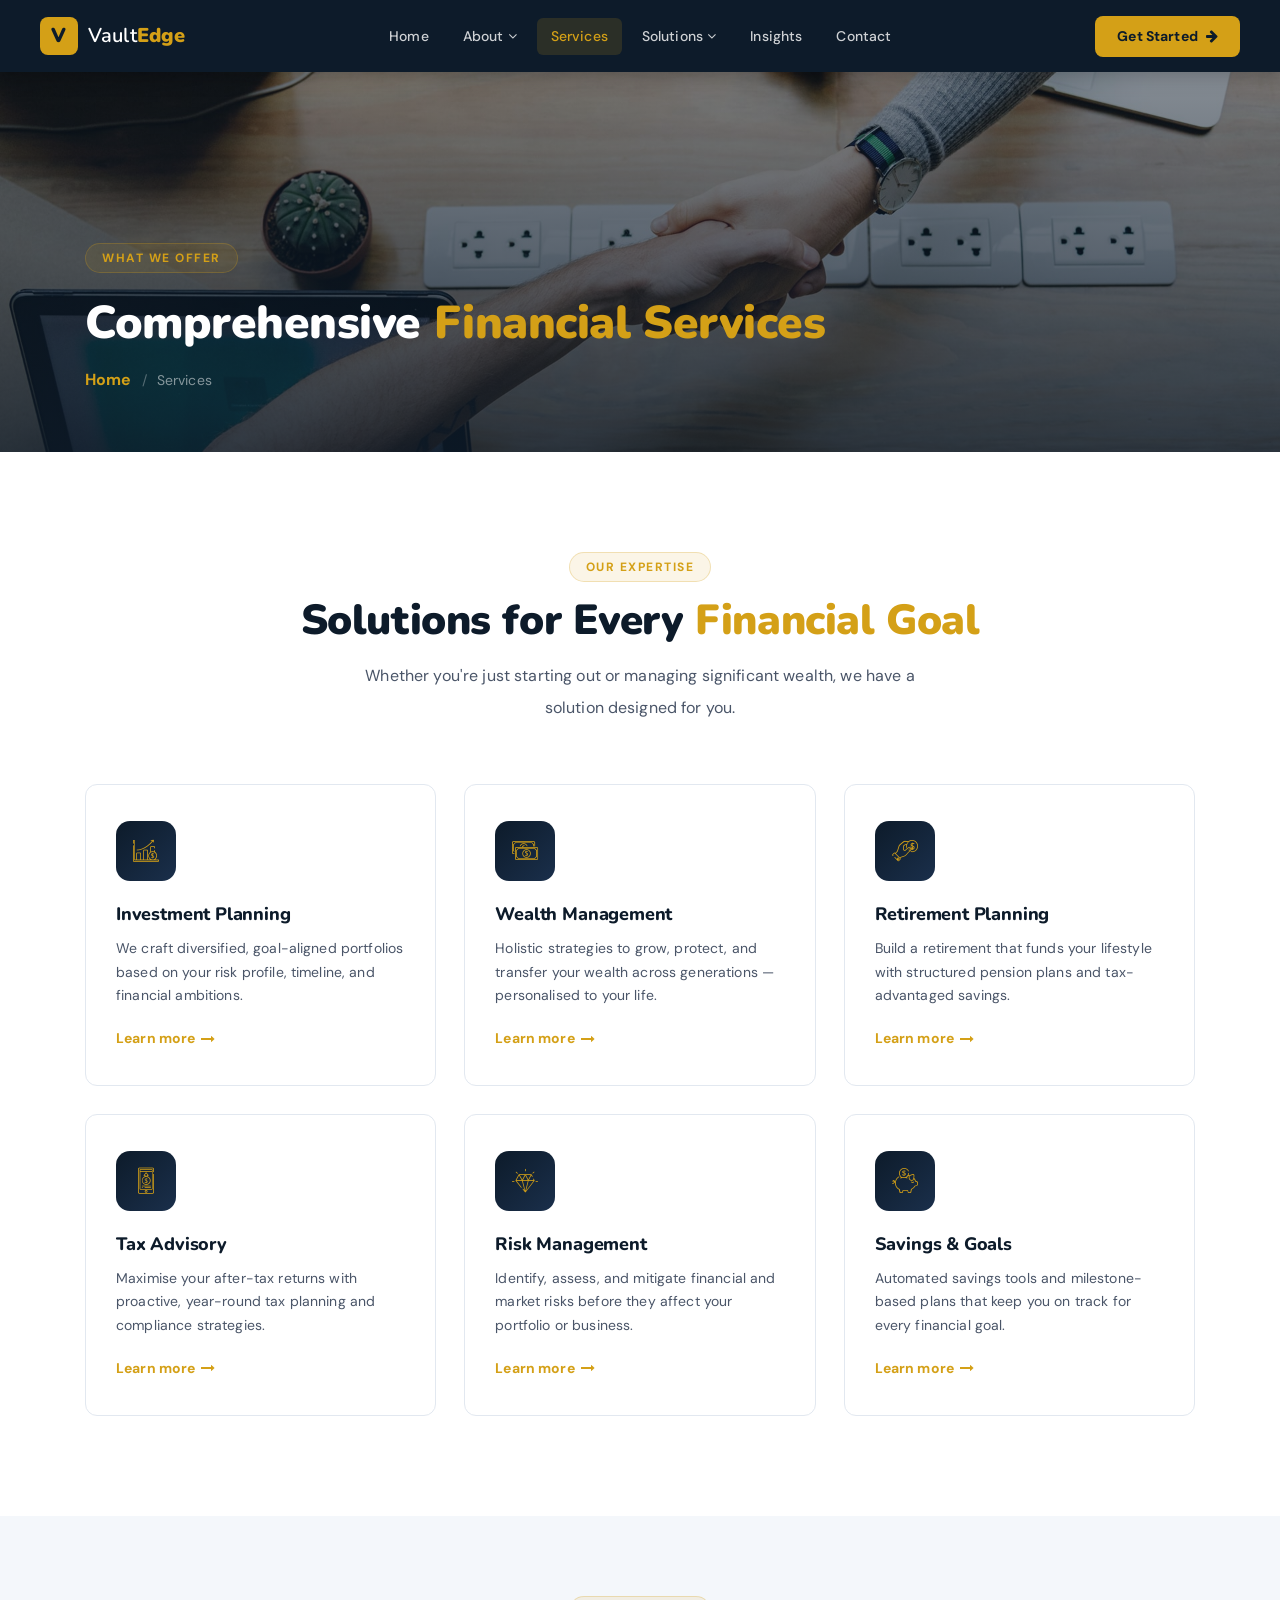
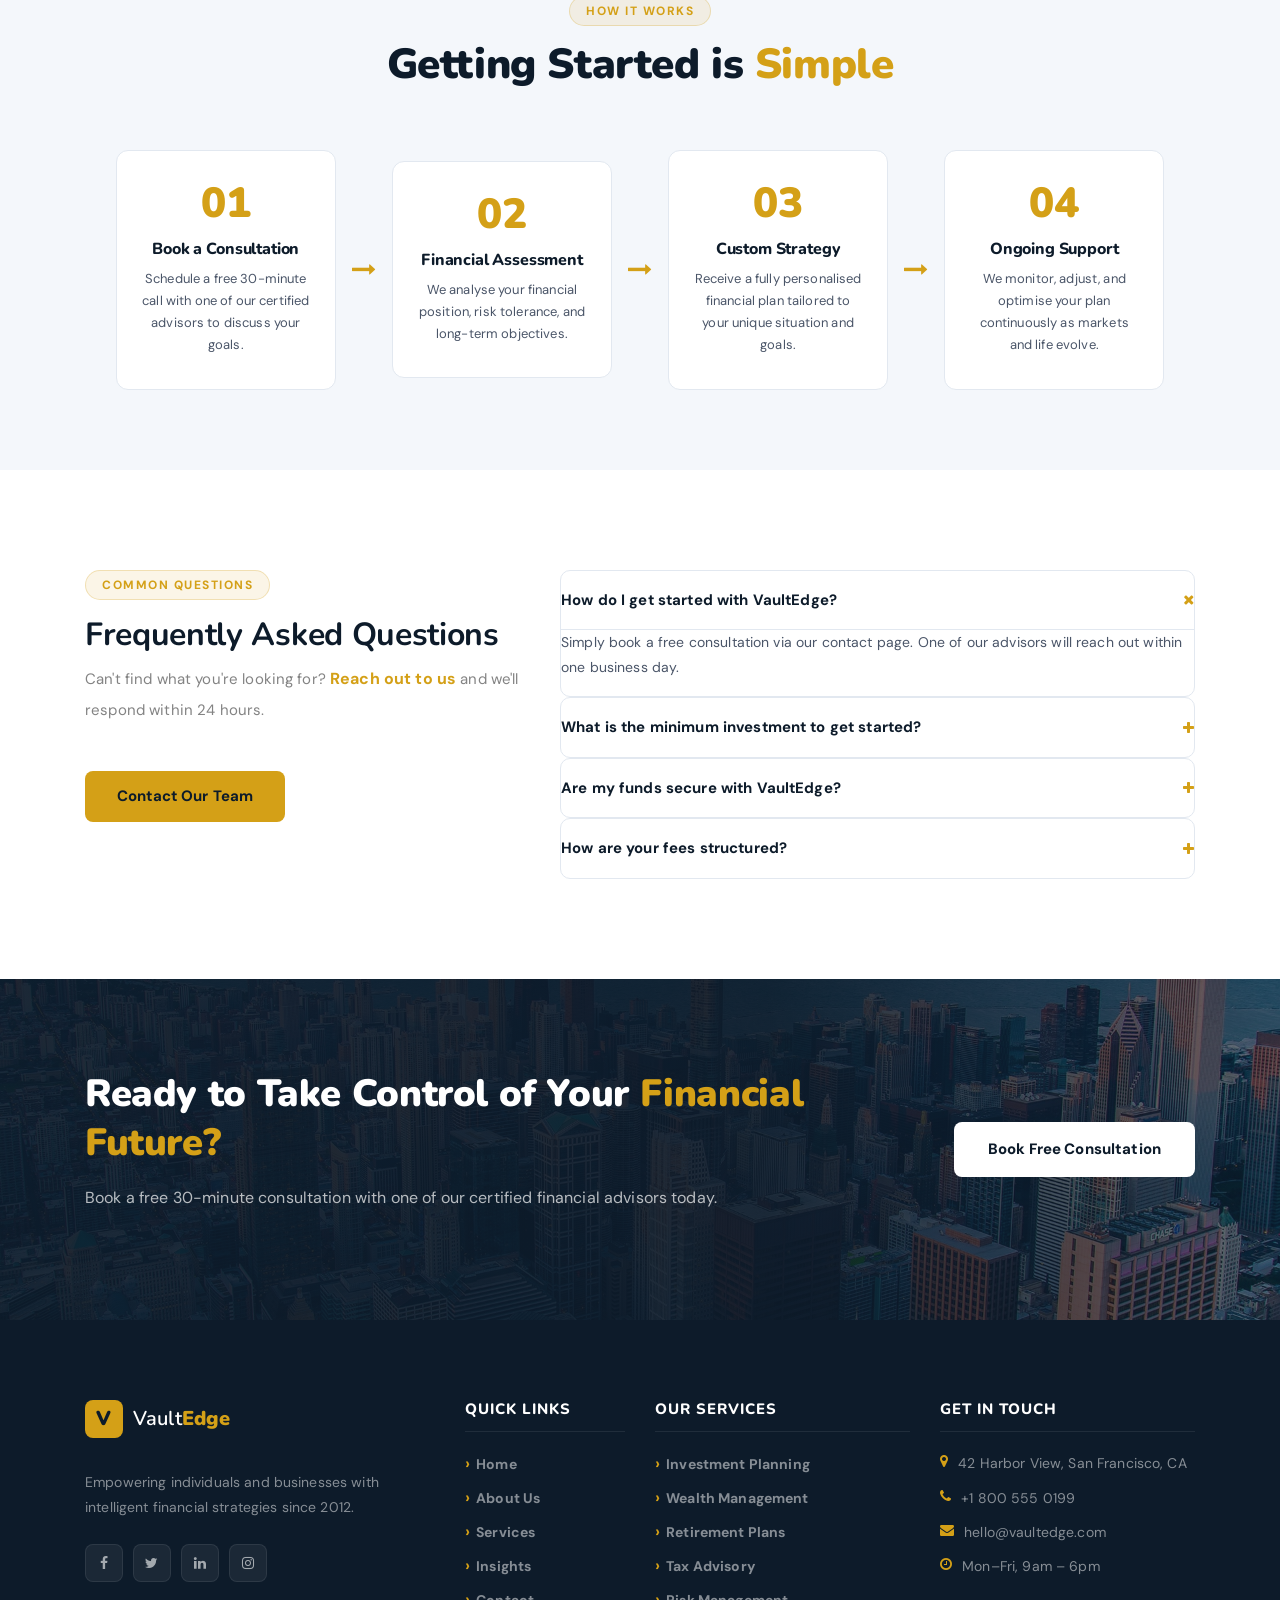
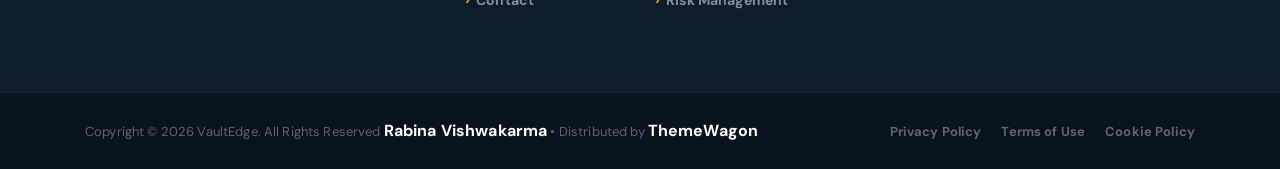
<file: services.html>
<!DOCTYPE html>
<html lang="en">
<head>
    <meta charset="UTF-8">
    <meta name="description" content="VaultEdge offers investment, wealth management, retirement, tax, and risk services.">
    <meta http-equiv="X-UA-Compatible" content="IE=edge">
    <meta name="viewport" content="width=device-width, initial-scale=1, shrink-to-fit=no">
    <title>Our Services — VaultEdge</title>
    <link rel="icon" href="img/core-img/favicon.ico">
    <link rel="stylesheet" href="style.css">
    <link rel="stylesheet" href="css/custom-override.css">
</head>
<body>
    <div class="preloader d-flex align-items-center justify-content-center">
        <div class="lds-ellipsis"><div></div><div></div><div></div><div></div></div>
    </div>
    <header class="ve-header" id="ve-sticky">
        <div class="container-fluid ve-nav-wrap">
            <div class="ve-logo"><a href="index.html"><span class="ve-logo-icon">V</span><span class="ve-logo-text">Vault<strong>Edge</strong></span></a></div>
            <nav class="ve-nav">
                <ul>
                    <li><a href="index.html">Home</a></li>
                    <li class="has-drop"><a href="about.html">About <i class="fa fa-angle-down"></i></a>
                        <ul class="ve-dropdown">
                            <li><a href="about.html">About Us</a></li>
                            <li><a href="services.html">Our Services</a></li>
                            <li><a href="elements.html">UI Elements</a></li>
                        </ul>
                    </li>
                    <li><a href="services.html" class="active">Services</a></li>
                    <li class="has-drop"><a href="#">Solutions <i class="fa fa-angle-down"></i></a>
                        <ul class="ve-dropdown">
                            <li><a href="#">Wealth Management</a></li>
                            <li><a href="#">Retirement Plans</a></li>
                            <li><a href="#">Tax Advisory</a></li>
                            <li><a href="#">Risk Analysis</a></li>
                        </ul>
                    </li>
                    <li><a href="post.html">Insights</a></li>
                    <li><a href="contact.html">Contact</a></li>
                </ul>
            </nav>
            <div class="ve-nav-cta"><a href="contact.html" class="ve-cta-btn">Get Started <i class="fa fa-arrow-right"></i></a></div>
            <button class="ve-toggler" id="ve-toggle"><span></span><span></span><span></span></button>
        </div>
        <div class="ve-mobile-menu" id="ve-mobile-menu">
            <ul>
                <li><a href="index.html">Home</a></li>
                <li><a href="about.html">About</a></li>
                <li><a href="services.html">Services</a></li>
                <li><a href="#">Solutions</a></li>
                <li><a href="post.html">Insights</a></li>
                <li><a href="contact.html">Contact</a></li>
            </ul>
        </div>
    </header>
    <section class="ve-page-hero" style="background-image:url(img/bg-img/20.jpg);">
        <div class="ve-page-hero-overlay"></div>
        <div class="container ve-page-hero-content">
            <span class="ve-section-tag">What We Offer</span>
            <h1>Comprehensive <span>Financial Services</span></h1>
            <nav aria-label="breadcrumb"><ol class="ve-breadcrumb"><li><a href="index.html">Home</a></li><li class="active">Services</li></ol></nav>
        </div>
    </section>

    <section class="ve-section">
        <div class="container">
            <div class="ve-section-header text-center">
                <span class="ve-section-tag">Our Expertise</span>
                <h2>Solutions for Every <span>Financial Goal</span></h2>
                <p>Whether you're just starting out or managing significant wealth, we have a solution designed for you.</p>
            </div>
            <div class="ve-services-grid">
                <div class="ve-service-card wow fadeInUp" data-wow-delay="100ms"><div class="ve-service-icon"><i class="icon-profits"></i></div><h4>Investment Planning</h4><p>We craft diversified, goal-aligned portfolios based on your risk profile, timeline, and financial ambitions.</p><a href="#" class="ve-card-link">Learn more <i class="fa fa-long-arrow-right"></i></a></div>
                <div class="ve-service-card wow fadeInUp" data-wow-delay="200ms"><div class="ve-service-icon"><i class="icon-money-1"></i></div><h4>Wealth Management</h4><p>Holistic strategies to grow, protect, and transfer your wealth across generations — personalised to your life.</p><a href="#" class="ve-card-link">Learn more <i class="fa fa-long-arrow-right"></i></a></div>
                <div class="ve-service-card wow fadeInUp" data-wow-delay="300ms"><div class="ve-service-icon"><i class="icon-coin"></i></div><h4>Retirement Planning</h4><p>Build a retirement that funds your lifestyle with structured pension plans and tax-advantaged savings.</p><a href="#" class="ve-card-link">Learn more <i class="fa fa-long-arrow-right"></i></a></div>
                <div class="ve-service-card wow fadeInUp" data-wow-delay="400ms"><div class="ve-service-icon"><i class="icon-smartphone-1"></i></div><h4>Tax Advisory</h4><p>Maximise your after-tax returns with proactive, year-round tax planning and compliance strategies.</p><a href="#" class="ve-card-link">Learn more <i class="fa fa-long-arrow-right"></i></a></div>
                <div class="ve-service-card wow fadeInUp" data-wow-delay="500ms"><div class="ve-service-icon"><i class="icon-diamond"></i></div><h4>Risk Management</h4><p>Identify, assess, and mitigate financial and market risks before they affect your portfolio or business.</p><a href="#" class="ve-card-link">Learn more <i class="fa fa-long-arrow-right"></i></a></div>
                <div class="ve-service-card wow fadeInUp" data-wow-delay="600ms"><div class="ve-service-icon"><i class="icon-piggy-bank"></i></div><h4>Savings &amp; Goals</h4><p>Automated savings tools and milestone-based plans that keep you on track for every financial goal.</p><a href="#" class="ve-card-link">Learn more <i class="fa fa-long-arrow-right"></i></a></div>
            </div>
        </div>
    </section>

    <section class="ve-process-section">
        <div class="container">
            <div class="ve-section-header text-center">
                <span class="ve-section-tag">How It Works</span>
                <h2>Getting Started is <span>Simple</span></h2>
            </div>
            <div class="ve-process-grid">
                <div class="ve-process-step wow fadeInUp" data-wow-delay="100ms"><div class="ve-process-num">01</div><h5>Book a Consultation</h5><p>Schedule a free 30-minute call with one of our certified advisors to discuss your goals.</p></div>
                <div class="ve-process-arrow"><i class="fa fa-long-arrow-right"></i></div>
                <div class="ve-process-step wow fadeInUp" data-wow-delay="250ms"><div class="ve-process-num">02</div><h5>Financial Assessment</h5><p>We analyse your financial position, risk tolerance, and long-term objectives.</p></div>
                <div class="ve-process-arrow"><i class="fa fa-long-arrow-right"></i></div>
                <div class="ve-process-step wow fadeInUp" data-wow-delay="400ms"><div class="ve-process-num">03</div><h5>Custom Strategy</h5><p>Receive a fully personalised financial plan tailored to your unique situation and goals.</p></div>
                <div class="ve-process-arrow"><i class="fa fa-long-arrow-right"></i></div>
                <div class="ve-process-step wow fadeInUp" data-wow-delay="550ms"><div class="ve-process-num">04</div><h5>Ongoing Support</h5><p>We monitor, adjust, and optimise your plan continuously as markets and life evolve.</p></div>
            </div>
        </div>
    </section>

    <section class="ve-section ve-faq-section">
        <div class="container">
            <div class="row align-items-start">
                <div class="col-12 col-lg-5 wow fadeInLeft" data-wow-delay="100ms">
                    <span class="ve-section-tag">Common Questions</span>
                    <h2>Frequently Asked <span>Questions</span></h2>
                    <p>Can't find what you're looking for? <a href="contact.html" style="color:var(--ve-gold);">Reach out to us</a> and we'll respond within 24 hours.</p>
                    <a href="contact.html" class="ve-btn-primary mt-30">Contact Our Team</a>
                </div>
                <div class="col-12 col-lg-7 wow fadeInRight" data-wow-delay="200ms">
                    <div class="ve-faq-list">
                        <div class="ve-faq-item open"><div class="ve-faq-q"><span>How do I get started with VaultEdge?</span><i class="fa fa-plus"></i></div><div class="ve-faq-a">Simply book a free consultation via our contact page. One of our advisors will reach out within one business day.</div></div>
                        <div class="ve-faq-item"><div class="ve-faq-q"><span>What is the minimum investment to get started?</span><i class="fa fa-plus"></i></div><div class="ve-faq-a">There is no minimum investment. We work with clients at all wealth levels and tailor our services accordingly.</div></div>
                        <div class="ve-faq-item"><div class="ve-faq-q"><span>Are my funds secure with VaultEdge?</span><i class="fa fa-plus"></i></div><div class="ve-faq-a">Yes. Your assets are held with SIPC-protected custodians and we use bank-grade 256-bit encryption across all platforms.</div></div>
                        <div class="ve-faq-item"><div class="ve-faq-q"><span>How are your fees structured?</span><i class="fa fa-plus"></i></div><div class="ve-faq-a">We operate on a transparent fee-only model. We never earn commissions — our advice is always purely in your best interest.</div></div>
                    </div>
                </div>
            </div>
        </div>
    </section>

    <section class="ve-cta-banner bg-img" style="background-image:url(img/bg-img/6.jpg);">
        <div class="ve-cta-overlay"></div>
        <div class="container ve-cta-content">
            <div class="row align-items-center">
                <div class="col-12 col-lg-8"><h2>Ready to Take Control of Your <span>Financial Future?</span></h2><p>Book a free 30-minute consultation with one of our certified financial advisors today.</p></div>
                <div class="col-12 col-lg-4 text-lg-right"><a href="contact.html" class="ve-btn-white">Book Free Consultation</a></div>
            </div>
        </div>
    </section>
    <footer class="ve-footer">
        <div class="container">
            <div class="row">
                <div class="col-12 col-sm-6 col-lg-4 mb-50">
                    <div class="ve-footer-brand">
                        <a href="index.html" class="ve-footer-logo"><span class="ve-logo-icon">V</span><span class="ve-logo-text">Vault<strong>Edge</strong></span></a>
                        <p>Empowering individuals and businesses with intelligent financial strategies since 2012.</p>
                        <div class="ve-social"><a href="#"><i class="fa fa-facebook"></i></a><a href="#"><i class="fa fa-twitter"></i></a><a href="#"><i class="fa fa-linkedin"></i></a><a href="#"><i class="fa fa-instagram"></i></a></div>
                    </div>
                </div>
                <div class="col-12 col-sm-6 col-lg-2 mb-50">
                    <h5 class="ve-footer-title">Quick Links</h5>
                    <ul class="ve-footer-links"><li><a href="index.html">Home</a></li><li><a href="about.html">About Us</a></li><li><a href="services.html">Services</a></li><li><a href="post.html">Insights</a></li><li><a href="contact.html">Contact</a></li></ul>
                </div>
                <div class="col-12 col-sm-6 col-lg-3 mb-50">
                    <h5 class="ve-footer-title">Our Services</h5>
                    <ul class="ve-footer-links"><li><a href="#">Investment Planning</a></li><li><a href="#">Wealth Management</a></li><li><a href="#">Retirement Plans</a></li><li><a href="#">Tax Advisory</a></li><li><a href="#">Risk Management</a></li></ul>
                </div>
                <div class="col-12 col-sm-6 col-lg-3 mb-50">
                    <h5 class="ve-footer-title">Get In Touch</h5>
                    <ul class="ve-footer-contact">
                        <li><i class="fa fa-map-marker"></i> 42 Harbor View, San Francisco, CA</li>
                        <li><i class="fa fa-phone"></i> +1 800 555 0199</li>
                        <li><i class="fa fa-envelope"></i> hello@vaultedge.com</li>
                        <li><i class="fa fa-clock-o"></i> Mon–Fri, 9am – 6pm</li>
                    </ul>
                </div>
            </div>
        </div>
        <div class="ve-footer-bottom"><div class="container"><div class="ve-footer-bottom-inner">
            <p>Copyright &copy; <script>document.write(new Date().getFullYear());</script> VaultEdge. All Rights Reserved <a href="https://github.com/Rabina-Vishwakarma/" class="text-white" target="_blank">Rabina Vishwakarma</a> • Distributed by <a href="https://themewagon.com" class="text-white" target="_blank">ThemeWagon</a></p>
            <ul><li><a href="#">Privacy Policy</a></li><li><a href="#">Terms of Use</a></li><li><a href="#">Cookie Policy</a></li></ul>
        </div></div></div>
    </footer>
    <script src="js/jquery/jquery-2.2.4.min.js"></script>
    <script src="js/bootstrap/popper.min.js"></script>
    <script src="js/bootstrap/bootstrap.min.js"></script>
    <script src="js/plugins/plugins.js"></script>
    <script src="js/active.js"></script>
    <script src="js/vaultedge.js"></script>
</body>
</html>
</file>
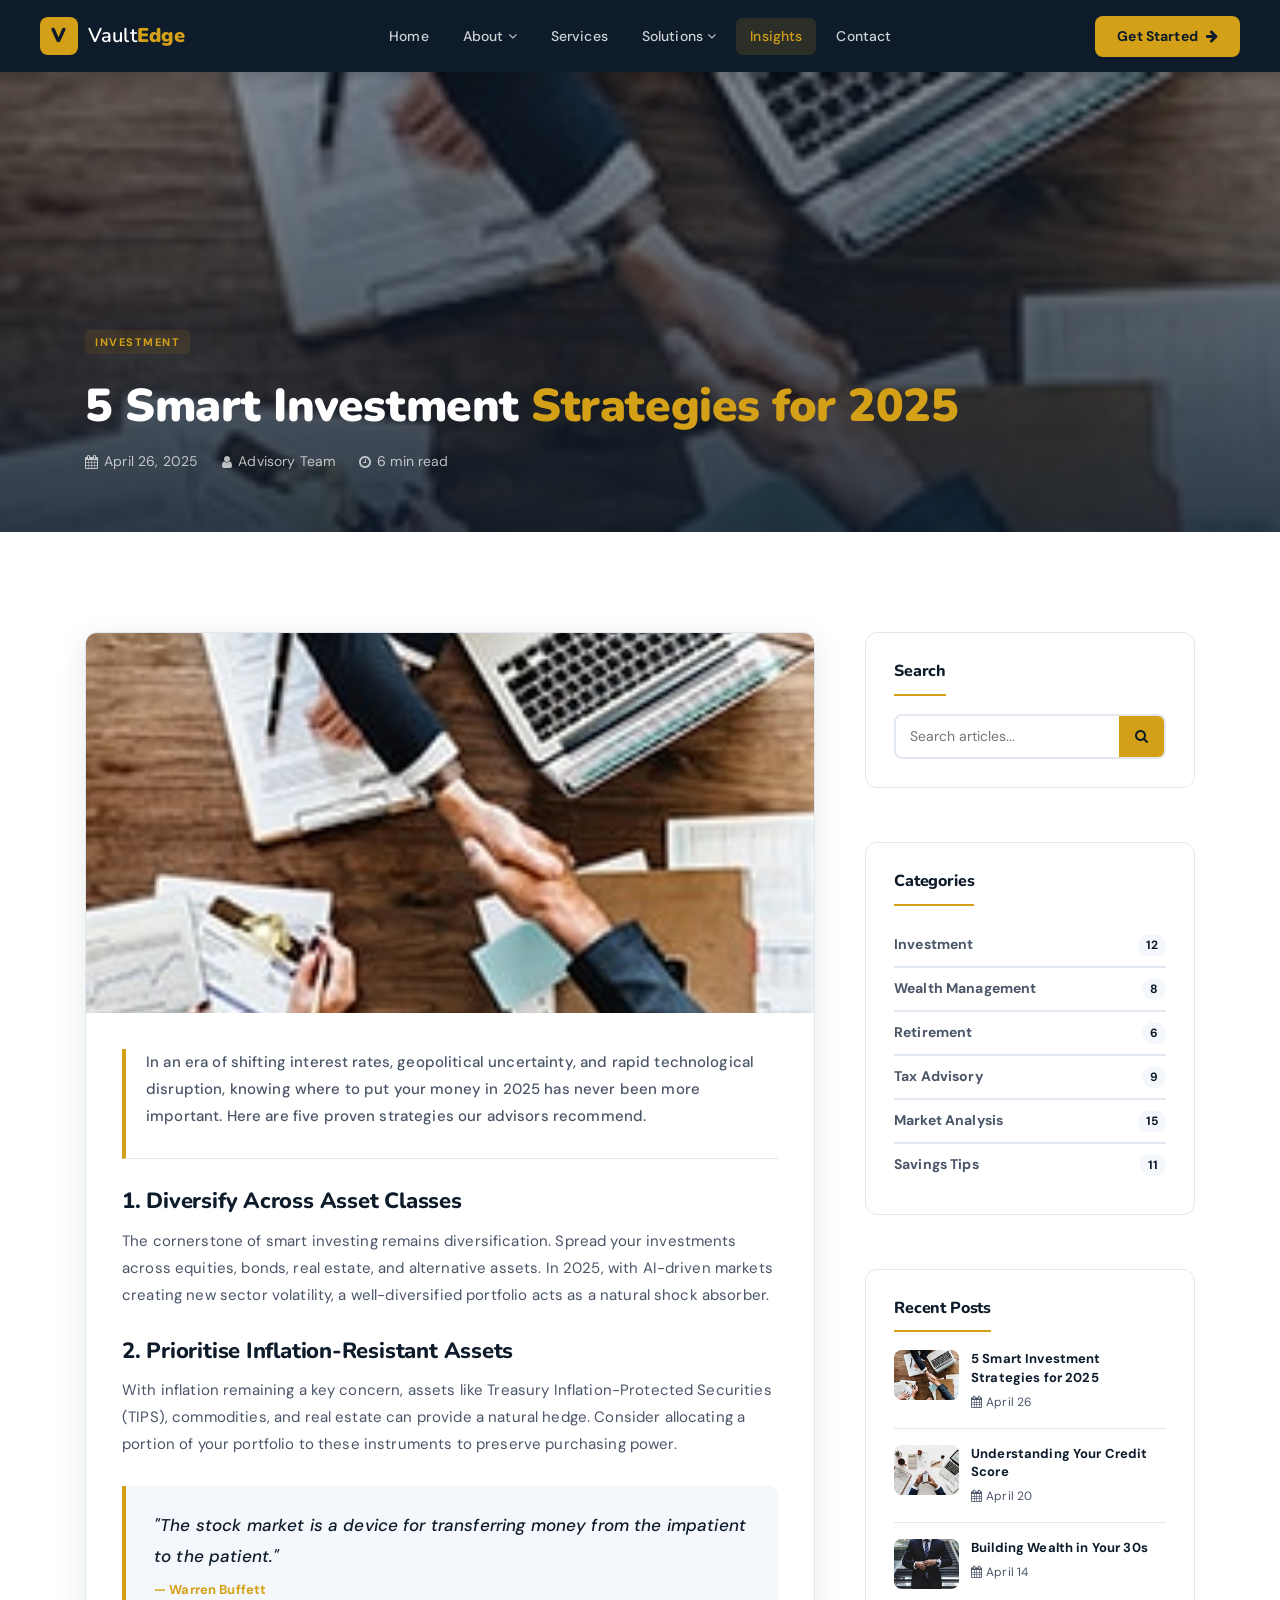
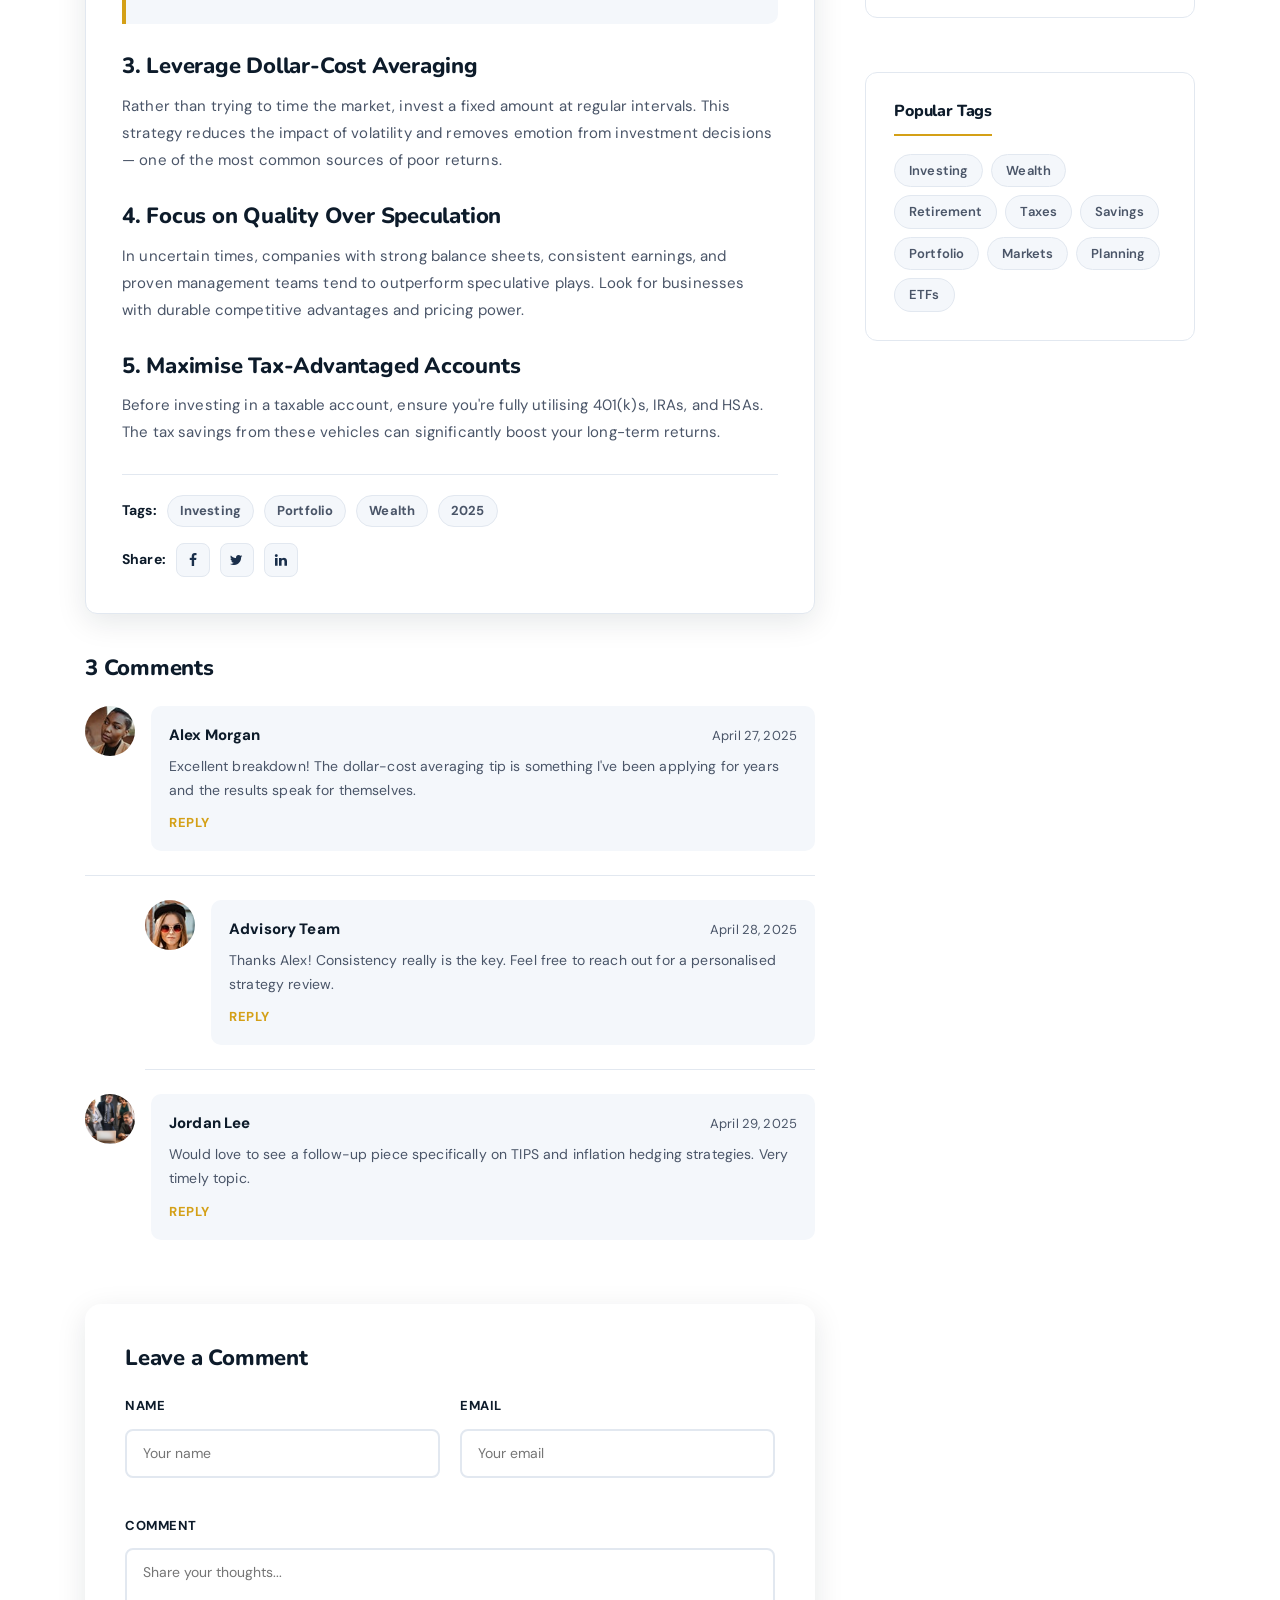
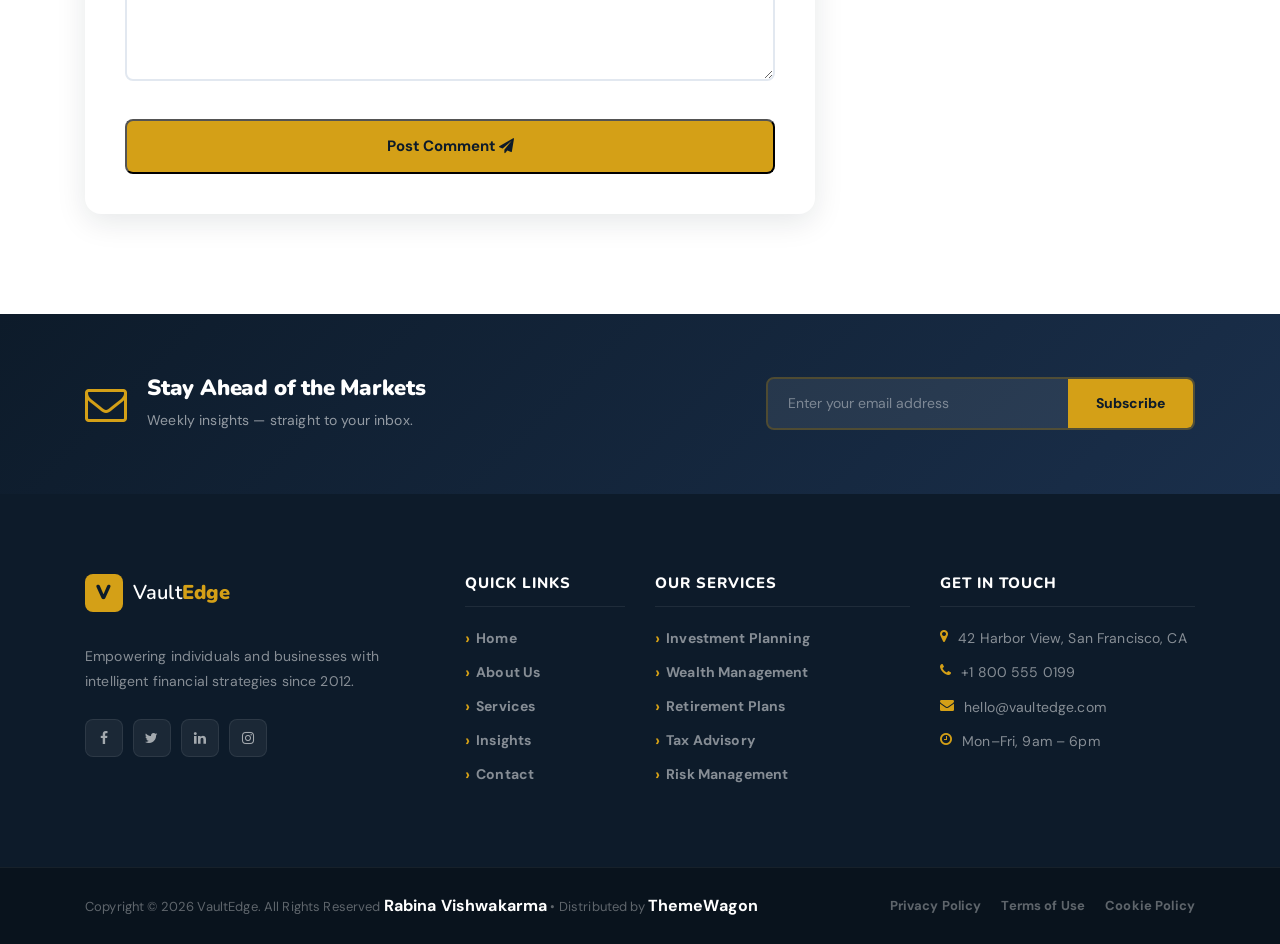
<file: single-post.html>
<!DOCTYPE html>
<html lang="en">
<head>
    <meta charset="UTF-8">
    <meta name="description" content="VaultEdge advisors share their top 5 investment strategies for building wealth in 2025.">
    <meta http-equiv="X-UA-Compatible" content="IE=edge">
    <meta name="viewport" content="width=device-width, initial-scale=1, shrink-to-fit=no">
    <title>5 Smart Investment Strategies — VaultEdge</title>
    <link rel="icon" href="img/core-img/favicon.ico">
    <link rel="stylesheet" href="style.css">
    <link rel="stylesheet" href="css/custom-override.css">
</head>
<body>
    <div class="preloader d-flex align-items-center justify-content-center">
        <div class="lds-ellipsis"><div></div><div></div><div></div><div></div></div>
    </div>
    <header class="ve-header" id="ve-sticky">
        <div class="container-fluid ve-nav-wrap">
            <div class="ve-logo"><a href="index.html"><span class="ve-logo-icon">V</span><span class="ve-logo-text">Vault<strong>Edge</strong></span></a></div>
            <nav class="ve-nav"><ul>
                <li><a href="index.html">Home</a></li>
                <li class="has-drop"><a href="about.html">About <i class="fa fa-angle-down"></i></a>
                    <ul class="ve-dropdown"><li><a href="about.html">About Us</a></li><li><a href="services.html">Our Services</a></li><li><a href="elements.html">UI Elements</a></li></ul>
                </li>
                <li><a href="services.html">Services</a></li>
                <li class="has-drop"><a href="#">Solutions <i class="fa fa-angle-down"></i></a>
                    <ul class="ve-dropdown"><li><a href="#">Wealth Management</a></li><li><a href="#">Retirement Plans</a></li><li><a href="#">Tax Advisory</a></li><li><a href="#">Risk Analysis</a></li></ul>
                </li>
                <li><a href="post.html" class="active">Insights</a></li>
                <li><a href="contact.html">Contact</a></li>
            </ul></nav>
            <div class="ve-nav-cta"><a href="contact.html" class="ve-cta-btn">Get Started <i class="fa fa-arrow-right"></i></a></div>
            <button class="ve-toggler" id="ve-toggle"><span></span><span></span><span></span></button>
        </div>
        <div class="ve-mobile-menu" id="ve-mobile-menu"><ul>
            <li><a href="index.html">Home</a></li><li><a href="about.html">About</a></li>
            <li><a href="services.html">Services</a></li><li><a href="#">Solutions</a></li>
            <li><a href="post.html">Insights</a></li><li><a href="contact.html">Contact</a></li>
        </ul></div>
    </header>
    <section class="ve-page-hero ve-page-hero-sm" style="background-image:url(img/bg-img/10.jpg);">
        <div class="ve-page-hero-overlay"></div>
        <div class="container ve-page-hero-content">
            <span class="ve-insight-cat" style="margin-bottom:16px;">Investment</span>
            <h1>5 Smart Investment <span>Strategies for 2025</span></h1>
            <div class="ve-post-meta-hero">
                <span><i class="fa fa-calendar"></i> April 26, 2025</span>
                <span><i class="fa fa-user"></i> Advisory Team</span>
                <span><i class="fa fa-clock-o"></i> 6 min read</span>
            </div>
        </div>
    </section>

    <section class="ve-section">
        <div class="container">
            <div class="row">
                <div class="col-12 col-lg-8">
                    <article class="ve-article">
                        <div class="ve-article-featured bg-img" style="background-image:url(img/bg-img/10.jpg);"></div>
                        <div class="ve-article-body">
                            <p class="ve-article-lead">In an era of shifting interest rates, geopolitical uncertainty, and rapid technological disruption, knowing where to put your money in 2025 has never been more important. Here are five proven strategies our advisors recommend.</p>
                            <h3>1. Diversify Across Asset Classes</h3>
                            <p>The cornerstone of smart investing remains diversification. Spread your investments across equities, bonds, real estate, and alternative assets. In 2025, with AI-driven markets creating new sector volatility, a well-diversified portfolio acts as a natural shock absorber.</p>
                            <h3>2. Prioritise Inflation-Resistant Assets</h3>
                            <p>With inflation remaining a key concern, assets like Treasury Inflation-Protected Securities (TIPS), commodities, and real estate can provide a natural hedge. Consider allocating a portion of your portfolio to these instruments to preserve purchasing power.</p>
                            <blockquote class="ve-blockquote"><p>"The stock market is a device for transferring money from the impatient to the patient."</p><cite>— Warren Buffett</cite></blockquote>
                            <h3>3. Leverage Dollar-Cost Averaging</h3>
                            <p>Rather than trying to time the market, invest a fixed amount at regular intervals. This strategy reduces the impact of volatility and removes emotion from investment decisions — one of the most common sources of poor returns.</p>
                            <h3>4. Focus on Quality Over Speculation</h3>
                            <p>In uncertain times, companies with strong balance sheets, consistent earnings, and proven management teams tend to outperform speculative plays. Look for businesses with durable competitive advantages and pricing power.</p>
                            <h3>5. Maximise Tax-Advantaged Accounts</h3>
                            <p>Before investing in a taxable account, ensure you're fully utilising 401(k)s, IRAs, and HSAs. The tax savings from these vehicles can significantly boost your long-term returns.</p>
                            <div class="ve-article-tags"><strong>Tags:</strong><a href="#">Investing</a><a href="#">Portfolio</a><a href="#">Wealth</a><a href="#">2025</a></div>
                            <div class="ve-article-share"><strong>Share:</strong><a href="#"><i class="fa fa-facebook"></i></a><a href="#"><i class="fa fa-twitter"></i></a><a href="#"><i class="fa fa-linkedin"></i></a></div>
                        </div>
                    </article>
                    <div class="ve-comments-section">
                        <h4>3 Comments</h4>
                        <div class="ve-comment"><div class="ve-comment-avatar bg-img" style="background-image:url(img/bg-img/32.jpg);"></div><div class="ve-comment-body"><div class="ve-comment-meta"><strong>Alex Morgan</strong><span>April 27, 2025</span></div><p>Excellent breakdown! The dollar-cost averaging tip is something I've been applying for years and the results speak for themselves.</p><a href="#" class="ve-reply-btn">Reply</a></div></div>
                        <div class="ve-comment ve-comment-reply"><div class="ve-comment-avatar bg-img" style="background-image:url(img/bg-img/33.jpg);"></div><div class="ve-comment-body"><div class="ve-comment-meta"><strong>Advisory Team</strong><span>April 28, 2025</span></div><p>Thanks Alex! Consistency really is the key. Feel free to reach out for a personalised strategy review.</p><a href="#" class="ve-reply-btn">Reply</a></div></div>
                        <div class="ve-comment"><div class="ve-comment-avatar bg-img" style="background-image:url(img/bg-img/14.jpg);"></div><div class="ve-comment-body"><div class="ve-comment-meta"><strong>Jordan Lee</strong><span>April 29, 2025</span></div><p>Would love to see a follow-up piece specifically on TIPS and inflation hedging strategies. Very timely topic.</p><a href="#" class="ve-reply-btn">Reply</a></div></div>
                    </div>
                    <div class="ve-comment-form-wrap">
                        <h4>Leave a Comment</h4>
                        <form class="ve-contact-form" action="#" method="post">
                            <div class="ve-form-row"><div class="ve-form-group"><label>Name</label><input type="text" placeholder="Your name" required></div><div class="ve-form-group"><label>Email</label><input type="email" placeholder="Your email" required></div></div>
                            <div class="ve-form-group"><label>Comment</label><textarea rows="5" placeholder="Share your thoughts..."></textarea></div>
                            <button type="submit" class="ve-btn-primary">Post Comment <i class="fa fa-paper-plane"></i></button>
                        </form>
                    </div>
                </div>
                <div class="col-12 col-lg-4">
                    <div class="ve-sidebar">
                        <div class="ve-sidebar-widget">
                            <h5 class="ve-sidebar-title">Search</h5>
                            <div class="ve-search-box"><input type="text" placeholder="Search articles..."><button><i class="fa fa-search"></i></button></div>
                        </div>
                        <div class="ve-sidebar-widget">
                            <h5 class="ve-sidebar-title">Categories</h5>
                            <ul class="ve-cat-list">
                                <li><a href="#">Investment <span>12</span></a></li>
                                <li><a href="#">Wealth Management <span>8</span></a></li>
                                <li><a href="#">Retirement <span>6</span></a></li>
                                <li><a href="#">Tax Advisory <span>9</span></a></li>
                                <li><a href="#">Market Analysis <span>15</span></a></li>
                                <li><a href="#">Savings Tips <span>11</span></a></li>
                            </ul>
                        </div>
                        <div class="ve-sidebar-widget">
                            <h5 class="ve-sidebar-title">Recent Posts</h5>
                            <div class="ve-recent-post"><div class="ve-rp-img bg-img" style="background-image:url(img/bg-img/10.jpg);"></div><div><a href="single-post.html">5 Smart Investment Strategies for 2025</a><span><i class="fa fa-calendar"></i> April 26</span></div></div>
                            <div class="ve-recent-post"><div class="ve-rp-img bg-img" style="background-image:url(img/bg-img/11.jpg);"></div><div><a href="single-post.html">Understanding Your Credit Score</a><span><i class="fa fa-calendar"></i> April 20</span></div></div>
                            <div class="ve-recent-post"><div class="ve-rp-img bg-img" style="background-image:url(img/bg-img/12.jpg);"></div><div><a href="single-post.html">Building Wealth in Your 30s</a><span><i class="fa fa-calendar"></i> April 14</span></div></div>
                        </div>
                        <div class="ve-sidebar-widget">
                            <h5 class="ve-sidebar-title">Popular Tags</h5>
                            <div class="ve-tags"><a href="#">Investing</a><a href="#">Wealth</a><a href="#">Retirement</a><a href="#">Taxes</a><a href="#">Savings</a><a href="#">Portfolio</a><a href="#">Markets</a><a href="#">Planning</a><a href="#">ETFs</a></div>
                        </div>
                    </div>
                </div>
            </div>
        </div>
    </section>
    <section class="ve-newsletter-section"><div class="container"><div class="ve-newsletter-wrap">
        <div class="ve-nl-left"><i class="fa fa-envelope-o"></i><div><h3>Stay Ahead of the Markets</h3><p>Weekly insights — straight to your inbox.</p></div></div>
        <div class="ve-nl-right"><form class="ve-nl-form" action="#" method="post"><input type="email" placeholder="Enter your email address" required><button type="submit">Subscribe</button></form></div>
    </div></div></section>
    <footer class="ve-footer"><div class="container"><div class="row">
        <div class="col-12 col-sm-6 col-lg-4 mb-50"><div class="ve-footer-brand">
            <a href="index.html" class="ve-footer-logo"><span class="ve-logo-icon">V</span><span class="ve-logo-text">Vault<strong>Edge</strong></span></a>
            <p>Empowering individuals and businesses with intelligent financial strategies since 2012.</p>
            <div class="ve-social"><a href="#"><i class="fa fa-facebook"></i></a><a href="#"><i class="fa fa-twitter"></i></a><a href="#"><i class="fa fa-linkedin"></i></a><a href="#"><i class="fa fa-instagram"></i></a></div>
        </div></div>
        <div class="col-12 col-sm-6 col-lg-2 mb-50"><h5 class="ve-footer-title">Quick Links</h5>
            <ul class="ve-footer-links"><li><a href="index.html">Home</a></li><li><a href="about.html">About Us</a></li><li><a href="services.html">Services</a></li><li><a href="post.html">Insights</a></li><li><a href="contact.html">Contact</a></li></ul>
        </div>
        <div class="col-12 col-sm-6 col-lg-3 mb-50"><h5 class="ve-footer-title">Our Services</h5>
            <ul class="ve-footer-links"><li><a href="#">Investment Planning</a></li><li><a href="#">Wealth Management</a></li><li><a href="#">Retirement Plans</a></li><li><a href="#">Tax Advisory</a></li><li><a href="#">Risk Management</a></li></ul>
        </div>
        <div class="col-12 col-sm-6 col-lg-3 mb-50"><h5 class="ve-footer-title">Get In Touch</h5>
            <ul class="ve-footer-contact"><li><i class="fa fa-map-marker"></i> 42 Harbor View, San Francisco, CA</li><li><i class="fa fa-phone"></i> +1 800 555 0199</li><li><i class="fa fa-envelope"></i> hello@vaultedge.com</li><li><i class="fa fa-clock-o"></i> Mon–Fri, 9am – 6pm</li></ul>
        </div>
    </div></div>
    <div class="ve-footer-bottom"><div class="container"><div class="ve-footer-bottom-inner">
        <p>Copyright &copy; <script>document.write(new Date().getFullYear());</script> VaultEdge. All Rights Reserved <a href="https://github.com/Rabina-Vishwakarma/" class="text-white" target="_blank">Rabina Vishwakarma</a> • Distributed by <a href="https://themewagon.com" class="text-white" target="_blank">ThemeWagon</a></p>
        <ul><li><a href="#">Privacy Policy</a></li><li><a href="#">Terms of Use</a></li><li><a href="#">Cookie Policy</a></li></ul>
    </div></div></div></footer>
    <script src="js/jquery/jquery-2.2.4.min.js"></script>
    <script src="js/bootstrap/popper.min.js"></script>
    <script src="js/bootstrap/bootstrap.min.js"></script>
    <script src="js/plugins/plugins.js"></script>
    <script src="js/active.js"></script>
    <script src="js/vaultedge.js"></script>
</body></html>
</file>
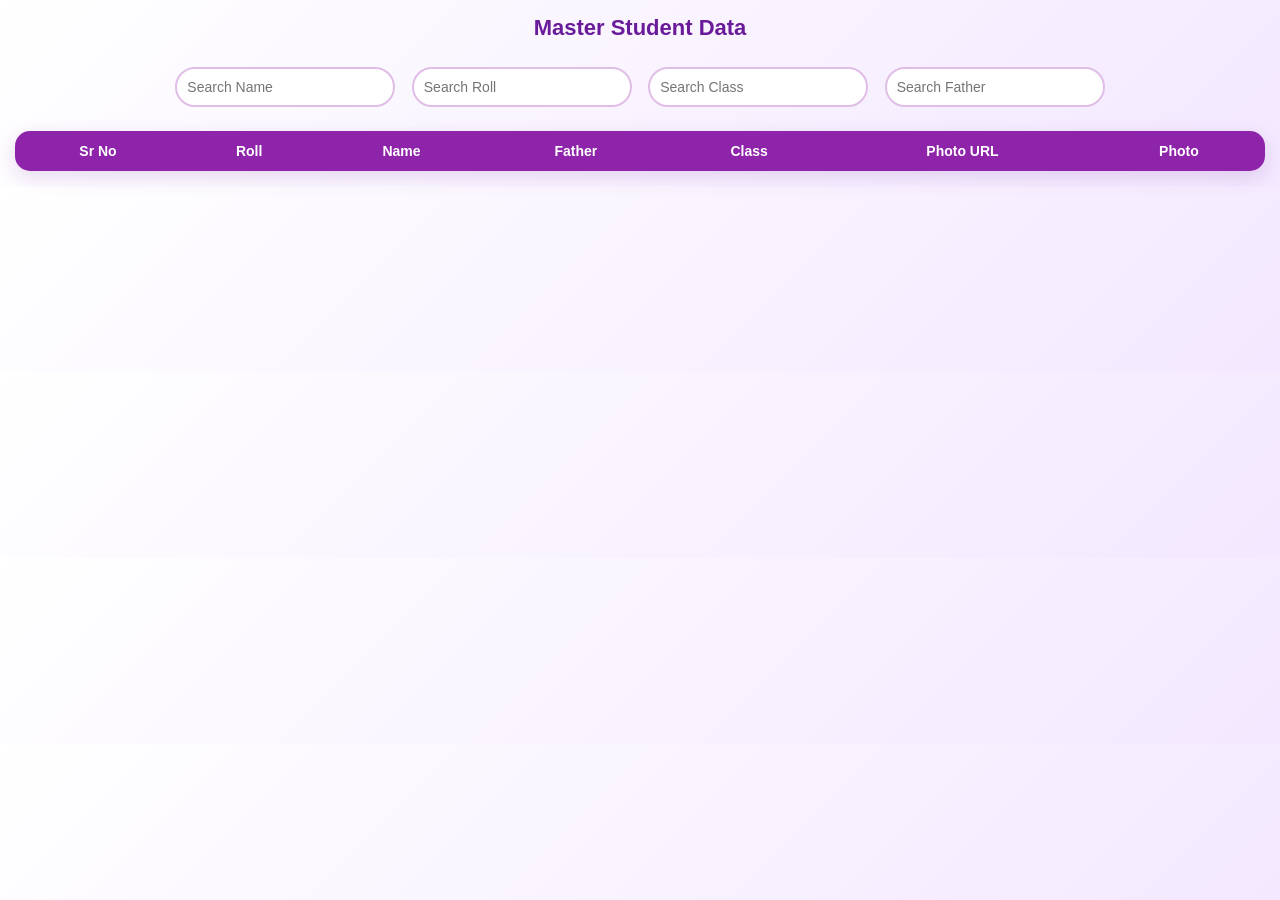
<file: bdps23431118003/marksheet2026/masterData/masterData.html>
<!DOCTYPE html>
<html>
<head>
<meta charset="UTF-8">
<title>Master Data</title>

<style>
/* RESET */
*{
  margin:0;
  padding:0;
  box-sizing:border-box;
}

/* BODY */
body{
  font-family:'Segoe UI', Arial, sans-serif;
  background:linear-gradient(135deg,#ffffff,#f3e8ff);
  text-align:center;
  padding:15px;
  color:#4a148c;
}

/* HEADING */
h2{
  color:#6a1b9a;
  margin-bottom:20px;
  font-size:22px;
}

/* SEARCH INPUTS */
input{
  padding:10px;
  margin:6px;
  border-radius:25px;
  border:2px solid #e1bee7;
  outline:none;
  font-size:14px;
  transition:0.3s;
  width:100%;
  max-width:220px;
  color:#4a148c;
}

input:focus{
  border-color:#8e24aa;
  box-shadow:0 0 8px rgba(142,36,170,0.3);
}

/* TABLE WRAPPER FOR MOBILE */
table{
  width:100%;
  margin:auto;
  border-collapse:collapse;
  background:#ffffff;
  border-radius:15px;
  overflow:hidden;
  box-shadow:0 6px 20px rgba(106,27,154,0.15);
  font-size:14px;
}

/* TABLE HEAD */
th{
  background:#8e24aa;
  color:white;
  padding:12px;
  font-weight:600;
}

/* TABLE DATA */
td{
  padding:10px;
  border-bottom:1px solid #f3e5f5;
}

tr:hover{
  background:#f9f1ff;
  transition:0.3s;
}

/* BUTTON */
button{
  padding:6px 12px;
  background:#ab47bc;
  color:white;
  border:none;
  border-radius:20px;
  cursor:pointer;
  font-size:13px;
  transition:0.3s;
}

button:hover{
  background:#6a1b9a;
  transform:scale(1.05);
}

/* PHOTO */
img{
  width:55px;
  height:55px;
  object-fit:cover;
  border-radius:10px;
  border:2px solid #ce93d8;
}

/* MOBILE RESPONSIVE */
@media screen and (max-width:768px){

  body{
    padding:10px;
  }

  h2{
    font-size:18px;
  }

  input{
    max-width:100%;
    font-size:13px;
    padding:9px;
  }

  table{
    display:block;
    overflow-x:auto;   /* Horizontal scroll fix */
    white-space:nowrap;
    font-size:12px;
  }

  th, td{
    padding:8px;
  }

  button{
    font-size:11px;
    padding:5px 8px;
  }

  img{
    width:45px;
    height:45px;
  }

}
</style>
</head>

<body>

<h2>Master Student Data</h2>

<input type="text" id="searchName" placeholder="Search Name">
<input type="text" id="searchRoll" placeholder="Search Roll">
<input type="text" id="searchClass" placeholder="Search Class">
<input type="text" id="searchFather" placeholder="Search Father">

<br><br>

<table>
<thead>
<tr>
<th>Sr No</th>
<th>Roll</th>
<th>Name</th>
<th>Father</th>
<th>Class</th>
<th>Photo URL</th>
<th>Photo</th>
</tr>
</thead>
<tbody id="tableBody"></tbody>
</table>

<script>


const API_URL = "https://script.google.com/macros/s/AKfycbxWK4aMq-3lGGh_0HrsbIlQTGYFwbXlRjHtNjOdYBsKCZVVk76m1EpOhhvD7CWiC_Pj/exec?action=getMasterData";

let masterData = [];

// ======================
// LOAD DATA (Local + Server Sync)
// ======================
async function loadData(){

  // 1️⃣ Load from localStorage first
  const localData = localStorage.getItem("masterData");

  if(localData){
    masterData = JSON.parse(localData);
    renderTable(masterData);
  }

  // 2️⃣ Fetch fresh data in background
  try{
    const res = await fetch(API_URL);
    const newData = await res.json();

    // 3️⃣ Newest data upar lane ke liye reverse
    newData.reverse();

    // 4️⃣ Compare old vs new
    if(JSON.stringify(newData) !== JSON.stringify(masterData)){

      masterData = newData;

      localStorage.setItem(
        "masterData",
        JSON.stringify(newData)
      );

      renderTable(masterData);

      console.log("Table Updated from Server");
    }

  }catch(error){
    console.log("Background update failed");
  }

}


// ======================
// RENDER TABLE
// ======================
function renderTable(data){

  const tbody = document.getElementById("tableBody");
  tbody.innerHTML = "";

  data.forEach(student => {

    const row = `
    <tr>
      <td>${student.srNo}</td>
      <td>${student.roll}</td>
      <td>${student.studentName}</td>
      <td>${student.father}</td>
      <td>${student.studentClass}</td>
      <td>
        ${
          student.photoUrl 
          ? `<button onclick="copyUrl('${student.photoUrl}')">Copy</button>`
          : "No URL"
        }
      </td>
      <td>
        ${
          student.photoUrl 
          ? `<img src="${student.photoUrl}">` 
          : "No Photo"
        }
      </td>
    </tr>
    `;

    tbody.innerHTML += row;

  });

}
// ======================
// COPY FUNCTION (Modern)
// ======================
function copyUrl(url){

  navigator.clipboard.writeText(url)
  .then(()=>{
    alert("URL Copied!");
  })
  .catch(()=>{
    alert("Copy Failed!");
  });

}


// ======================
// SEARCH FILTER
// ======================
document.querySelectorAll("input").forEach(input=>{
  input.addEventListener("keyup", filterData);
});

function filterData(){

  const name = document.getElementById("searchName").value.toLowerCase();
  const roll = document.getElementById("searchRoll").value.toLowerCase();
  const cls = document.getElementById("searchClass").value.toLowerCase();
  const father = document.getElementById("searchFather").value.toLowerCase();

  const filtered = masterData.filter(student => {

    return (
      student.studentName.toLowerCase().includes(name) &&
      student.roll.toString().toLowerCase().includes(roll) &&
      student.studentClass.toLowerCase().includes(cls) &&
      student.father.toLowerCase().includes(father)
    );

  });

  renderTable(filtered);
}


// ======================
// INITIAL LOAD
// ======================
loadData();

// ======================
// AUTO UPDATE EVERY 5 SEC
// ======================
setInterval(loadData, 5000);

</script>

</body>
</html>


<!---


const SHEET_ID = "1qmN4OE3u174RHsiuS0rq20jaQH5ufQkrBjHD5rS9ejw";
const SHEET_NAME = "Sheet2";

function doGet(e) {

  const action = e.parameter.action;

  if (action === "getMasterData") {
    return ContentService
      .createTextOutput(JSON.stringify(getMasterData()))
      .setMimeType(ContentService.MimeType.JSON);
  }

  return ContentService
    .createTextOutput(JSON.stringify({ status: "invalid" }))
    .setMimeType(ContentService.MimeType.JSON);
}

function getMasterData() {

  const sheet = SpreadsheetApp
    .openById(SHEET_ID)
    .getSheetByName(SHEET_NAME);

  const data = sheet.getDataRange().getValues();
  data.shift(); // remove header

  return data.map((row, index) => ({

    srNo: index + 1,
    roll: row[1],
    studentName: row[2],
    studentClass: row[5],
    father: row[6],
    photoUrl: row[8] || ""

  }));
} --->
</file>
<file: style.css>
/* [Core Stylesheet - 1.0] */
/* :: 1.0 Import Fonts */
@import url("https://fonts.googleapis.com/css2?family=Raleway:wght@300;400;500;600;700&family=Source+Sans+3:wght@300;400;600;700&display=swap");
/* :: 2.0 Import All CSS */
@import url(css/bootstrap.min.css);
@import url(css/classy-nav.css);
@import url(css/owl.carousel.min.css);
@import url(css/animate.css);
@import url(css/font-awesome.min.css);
@import url(css/credit-icon.css);
/* :: 3.0 Base CSS */
* {
  margin: 0;
  padding: 0; }

body {
  font-family: "Source Sans 3", sans-serif;
  font-size: 14px; }

h1,
h2,
h3,
h4,
h5,
h6 {
  font-family: "Raleway", sans-serif;
  color: #000000;
  line-height: 1.3;
  font-weight: 700; }

p {
  color: #838383;
  font-size: 15px;
  line-height: 2;
  font-weight: 400; }

a,
a:hover,
a:focus {
  -webkit-transition-duration: 500ms;
  transition-duration: 500ms;
  text-decoration: none;
  outline: 0 solid transparent;
  color: #000000;
  font-weight: 700;
  font-size: 16px; }

ul,
ol {
  margin: 0; }
  ul li,
  ol li {
    list-style: none; }

img {
  height: auto;
  max-width: 100%; }

/* :: 3.1.0 Spacing */
.mt-15 {
  margin-top: 15px !important; }

.mt-30 {
  margin-top: 30px !important; }

.mt-50 {
  margin-top: 50px !important; }

.mt-70 {
  margin-top: 70px !important; }

.mt-100 {
  margin-top: 100px !important; }

.mb-15 {
  margin-bottom: 15px !important; }

.mb-30 {
  margin-bottom: 30px !important; }

.mb-50 {
  margin-bottom: 50px !important; }

.mb-70 {
  margin-bottom: 70px !important; }

.mb-100 {
  margin-bottom: 100px !important; }

.ml-15 {
  margin-left: 15px !important; }

.ml-30 {
  margin-left: 30px !important; }

.ml-50 {
  margin-left: 50px !important; }

.mr-15 {
  margin-right: 15px !important; }

.mr-30 {
  margin-right: 30px !important; }

.mr-50 {
  margin-right: 50px !important; }

/* :: 3.2.0 Height */
.height-400 {
  height: 400px !important; }

.height-500 {
  height: 500px !important; }

.height-600 {
  height: 600px !important; }

.height-700 {
  height: 700px !important; }

.height-800 {
  height: 800px !important; }

/* :: 3.3.0 Section Padding */
.section-padding-100 {
  padding-top: 100px;
  padding-bottom: 100px; }

.section-padding-100-0 {
  padding-top: 100px;
  padding-bottom: 0; }

.section-padding-0-100 {
  padding-top: 0;
  padding-bottom: 100px; }

.section-padding-100-70 {
  padding-top: 100px;
  padding-bottom: 70px; }

/* :: 3.4.0 Preloader */
.preloader {
  background-color: #1b3a6b;
  width: 100%;
  height: 100%;
  position: fixed;
  top: 0;
  left: 0;
  right: 0;
  z-index: 99999; }
  .preloader .lds-ellipsis {
    display: inline-block;
    position: relative;
    width: 64px;
    height: 64px; }
    .preloader .lds-ellipsis div {
      position: absolute;
      top: 27px;
      width: 11px;
      height: 11px;
      border-radius: 50%;
      background: #0e9c7f;
      animation-timing-function: cubic-bezier(0, 1, 1, 0); }
      .preloader .lds-ellipsis div:nth-child(1) {
        left: 6px;
        -webkit-animation: lds-ellipsis1 0.6s infinite;
        animation: lds-ellipsis1 0.6s infinite; }
      .preloader .lds-ellipsis div:nth-child(2) {
        left: 6px;
        -webkit-animation: lds-ellipsis2 0.6s infinite;
        animation: lds-ellipsis2 0.6s infinite; }
      .preloader .lds-ellipsis div:nth-child(3) {
        left: 26px;
        -webkit-animation: lds-ellipsis2 0.6s infinite;
        animation: lds-ellipsis2 0.6s infinite; }
      .preloader .lds-ellipsis div:nth-child(4) {
        left: 45px;
        -webkit-animation: lds-ellipsis3 0.6s infinite;
        animation: lds-ellipsis3 0.6s infinite; }

@-webkit-keyframes lds-ellipsis1 {
  0% {
    -webkit-transform: scale(0);
    transform: scale(0); }
  100% {
    -webkit-transform: scale(1);
    transform: scale(1); } }
@keyframes lds-ellipsis1 {
  0% {
    -webkit-transform: scale(0);
    transform: scale(0); }
  100% {
    -webkit-transform: scale(1);
    transform: scale(1); } }
@-webkit-keyframes lds-ellipsis3 {
  0% {
    -webkit-transform: scale(1);
    transform: scale(1); }
  100% {
    -webkit-transform: scale(0);
    transform: scale(0); } }
@keyframes lds-ellipsis3 {
  0% {
    -webkit-transform: scale(1);
    transform: scale(1); }
  100% {
    -webkit-transform: scale(0);
    transform: scale(0); } }
@-webkit-keyframes lds-ellipsis2 {
  0% {
    -webkit-transform: translate(0, 0);
    transform: translate(0, 0); }
  100% {
    -webkit-transform: translate(19px, 0);
    transform: translate(19px, 0); } }
@keyframes lds-ellipsis2 {
  0% {
    -webkit-transform: translate(0, 0);
    transform: translate(0, 0); }
  100% {
    -webkit-transform: translate(19px, 0);
    transform: translate(19px, 0); } }
/* :: 3.5.0 Miscellaneous */
.jarallax {
  position: relative;
  z-index: 0; }

.jarallax > .jarallax-img {
  position: absolute;
  object-fit: cover;
  font-family: 'object-fit: cover;';
  top: 0;
  left: 0;
  width: 100%;
  height: 100%;
  z-index: -1; }

.section-heading {
  position: relative;
  z-index: 1;
  margin-bottom: 30px; }
  .section-heading .line {
    width: 25px;
    height: 5px;
    border-radius: 3px;
    background-color: #0e9c7f;
    margin-bottom: 20px; }
  .section-heading p {
    font-size: 12px;
    margin-bottom: 0;
    letter-spacing: 2px;
    color: #a5a5a5;
    text-transform: uppercase; }
  .section-heading h2 {
    font-size: 36px;
    color: #212121;
    font-weight: 700;
    margin-bottom: 0; }
    @media only screen and (min-width: 992px) and (max-width: 1199px) {
      .section-heading h2 {
        font-size: 28px; } }
    @media only screen and (min-width: 768px) and (max-width: 991px) {
      .section-heading h2 {
        font-size: 24px; } }
    @media only screen and (max-width: 767px) {
      .section-heading h2 {
        font-size: 24px; } }
  .section-heading.white .line {
    background-color: #ffffff; }
  .section-heading.white p,
  .section-heading.white h2 {
    color: #ffffff; }
  .section-heading.text-center .line {
    margin-left: auto;
    margin-right: auto; }

.box-shadow {
  position: relative;
  z-index: 1; }
  .box-shadow:hover {
    box-shadow: 0 0 24px rgba(0, 0, 0, 0.2); }

.tooltip-inner {
  background-color: #0e9c7f;
  box-shadow: 0 0 24px rgba(0, 0, 0, 0.2); }

.tooltip .arrow::before {
  border-bottom-color: #0e9c7f; }

.bg-img {
  background-position: center center;
  background-size: cover;
  background-repeat: no-repeat; }

.bg-white {
  background-color: #ffffff !important; }

.bg-dark {
  background-color: #000000 !important; }

.bg-transparent {
  background-color: transparent !important; }

.bg-gray {
  background-color: #f5f7fa; }

.font-bold {
  font-weight: 700; }

.font-light {
  font-weight: 300; }

.bg-overlay {
  position: relative;
  z-index: 2;
  background-position: center center;
  background-size: cover; }
  .bg-overlay::after {
    background-color: rgba(0, 0, 0, 0.61);
    position: absolute;
    z-index: -1;
    top: 0;
    left: 0;
    width: 100%;
    height: 100%;
    content: ""; }

.bg-fixed {
  background-attachment: fixed !important; }

/* :: 3.6.0 ScrollUp */
#scrollUp {
  background-color: #1b3a6b;
  border-radius: 5px 0 0 5px;
  bottom: 70px;
  color: #ffffff;
  font-size: 10px;
  padding: 12px 0;
  height: 60px;
  line-height: 1.5;
  right: 0;
  text-align: center;
  width: 35px;
  -webkit-transition-duration: 500ms;
  transition-duration: 500ms;
  font-weight: 700;
  box-shadow: 0 1px 5px 2px rgba(0, 0, 0, 0.15);
  text-transform: uppercase; }
  #scrollUp i {
    font-size: 18px;
    display: block; }
  #scrollUp:hover {
    background-color: #0e9c7f;
    color: #ffffff; }

/* :: 3.7.0 Credit Button */
.credit-btn {
  -webkit-transition-duration: 500ms;
  transition-duration: 500ms;
  background-color: #0e9c7f;
  position: relative;
  z-index: 1;
  display: inline-block;
  min-width: 175px;
  height: 48px;
  color: #ffffff;
  border-radius: 5px;
  padding: 0 30px;
  font-size: 14px;
  line-height: 48px;
  font-weight: 700;
  text-transform: uppercase; }
  .credit-btn:hover, .credit-btn:focus {
    font-size: 14px;
    font-weight: 700;
    background-color: #1b3a6b;
    color: #ffffff; }
  .credit-btn.btn-2 {
    background-color: #1b3a6b;
    color: #ffffff; }
    .credit-btn.btn-2:hover, .credit-btn.btn-2:focus {
      background-color: #0e9c7f;
      color: #ffffff; }
  .credit-btn.btn-3 {
    background-color: transparent;
    color: #1b3a6b;
    border: 2px solid #1b3a6b;
    line-height: 44px; }
    .credit-btn.btn-3:hover, .credit-btn.btn-3:focus {
      border: 2px solid #1b3a6b;
      background-color: #1b3a6b;
      color: #ffffff; }

/* :: 4.0 Header Area CSS */
.header-area {
  position: relative;
  z-index: 1000;
  width: 100%; }
  .header-area .top-header-area {
    position: relative;
    z-index: 1;
    width: 100%;
    height: 80px;
    background-color: #eef1f7; }
    .header-area .top-header-area .top-contact-info {
      position: relative;
      z-index: 1; }
      .header-area .top-header-area .top-contact-info a {
        display: inline-block;
        color: #838383;
        font-size: 14px;
        margin-bottom: 0;
        display: -webkit-box;
        display: -ms-flexbox;
        display: flex;
        -webkit-box-align: center;
        -ms-flex-align: center;
        -ms-grid-row-align: center;
        align-items: center;
        font-weight: 600; }
        .header-area .top-header-area .top-contact-info a img {
          margin-right: 10px; }
        @media only screen and (max-width: 767px) {
          .header-area .top-header-area .top-contact-info a span {
            display: none; } }
        .header-area .top-header-area .top-contact-info a:first-child {
          margin-right: 30px; }
        .header-area .top-header-area .top-contact-info a:hover, .header-area .top-header-area .top-contact-info a:focus {
          color: #1b3a6b; }
        @media only screen and (min-width: 768px) and (max-width: 991px) {
          .header-area .top-header-area .top-contact-info a {
            font-size: 13px; } }
  .header-area .credit-main-menu {
    position: relative;
    width: 100%;
    z-index: 1;
    background-color: #0e9c7f; }
    .header-area .credit-main-menu::after {
      width: 50%;
      height: 100%;
      background-color: #1b3a6b;
      position: absolute;
      top: 0;
      left: 0;
      content: '';
      z-index: 1; }
    .header-area .credit-main-menu .classy-nav-container {
      background-color: transparent; }
    .header-area .credit-main-menu .classy-navbar {
      height: 85px;
      padding: 0;
      background-color: #1b3a6b; }
      @media only screen and (max-width: 767px) {
        .header-area .credit-main-menu .classy-navbar {
          height: 70px; } }
      .header-area .credit-main-menu .classy-navbar .classynav ul li a {
        font-weight: 600;
        text-transform: capitalize;
        font-size: 15px;
        padding: 0 15px;
        color: #ffffff; }
        .header-area .credit-main-menu .classy-navbar .classynav ul li a:hover, .header-area .credit-main-menu .classy-navbar .classynav ul li a:focus {
          color: #0e9c7f; }
        @media only screen and (min-width: 992px) and (max-width: 1199px) {
          .header-area .credit-main-menu .classy-navbar .classynav ul li a {
            font-size: 14px; } }
        @media only screen and (min-width: 768px) and (max-width: 991px) {
          .header-area .credit-main-menu .classy-navbar .classynav ul li a {
            color: #1b3a6b; } }
        @media only screen and (max-width: 767px) {
          .header-area .credit-main-menu .classy-navbar .classynav ul li a {
            color: #1b3a6b; } }
      .header-area .credit-main-menu .classy-navbar .classynav > ul > li:first-child a {
        padding-left: 0; }
        @media only screen and (min-width: 768px) and (max-width: 991px) {
          .header-area .credit-main-menu .classy-navbar .classynav > ul > li:first-child a {
            padding-left: 15px; } }
        @media only screen and (max-width: 767px) {
          .header-area .credit-main-menu .classy-navbar .classynav > ul > li:first-child a {
            padding-left: 15px; } }
      .header-area .credit-main-menu .classy-navbar .classynav ul li.megamenu-item > a::after,
      .header-area .credit-main-menu .classy-navbar .classynav ul li.has-down > a::after {
        color: #ffffff; }
        @media only screen and (min-width: 768px) and (max-width: 991px) {
          .header-area .credit-main-menu .classy-navbar .classynav ul li.megamenu-item > a::after,
          .header-area .credit-main-menu .classy-navbar .classynav ul li.has-down > a::after {
            color: #1b3a6b; } }
        @media only screen and (max-width: 767px) {
          .header-area .credit-main-menu .classy-navbar .classynav ul li.megamenu-item > a::after,
          .header-area .credit-main-menu .classy-navbar .classynav ul li.has-down > a::after {
            color: #1b3a6b; } }
      .header-area .credit-main-menu .classy-navbar .classynav ul li ul li a {
        color: #1b3a6b;
        font-size: 14px; }
      .header-area .credit-main-menu .classy-navbar .contact {
        position: relative;
        z-index: 1;
        padding-left: 50px;
        height: 100%;
        overflow-y: hidden;
        overflow-x: hidden; }
        .header-area .credit-main-menu .classy-navbar .contact::before {
          width: 100%;
          height: 200%;
          content: '';
          position: absolute;
          top: 42%;
          left: 0;
          z-index: -1;
          background-color: #0e9c7f;
          -webkit-transform: rotate(30deg);
          transform: rotate(30deg); }
        .header-area .credit-main-menu .classy-navbar .contact::after {
          width: 1000%;
          height: 100%;
          content: '';
          position: absolute;
          top: 0;
          left: 62px;
          z-index: -1;
          background-color: #0e9c7f; }
        .header-area .credit-main-menu .classy-navbar .contact a {
          display: inline-block;
          font-size: 24px;
          color: #1b3a6b;
          font-weight: 700;
          line-height: 85px; }
          .header-area .credit-main-menu .classy-navbar .contact a:hover {
            color: #ffffff; }
          @media only screen and (min-width: 992px) and (max-width: 1199px) {
            .header-area .credit-main-menu .classy-navbar .contact a {
              font-size: 20px; } }
          @media only screen and (min-width: 768px) and (max-width: 991px) {
            .header-area .credit-main-menu .classy-navbar .contact a {
              font-size: 18px; } }
          @media only screen and (max-width: 767px) {
            .header-area .credit-main-menu .classy-navbar .contact a {
              font-size: 14px;
              line-height: 70px; } }
  .header-area .is-sticky .credit-main-menu {
    box-shadow: 0 7px 40px 0 rgba(0, 0, 0, 0.3); }

/* :: 5.0 Hero Area CSS */
.hero-area {
  position: relative;
  z-index: 1; }
  .hero-area .owl-dots {
    display: -webkit-box;
    display: -ms-flexbox;
    display: flex;
    -webkit-box-pack: center;
    -ms-flex-pack: center;
    justify-content: center;
    position: absolute;
    width: 100%;
    z-index: 100;
    bottom: 30px;
    left: 0;
    right: 0; }
    .hero-area .owl-dots .owl-dot {
      width: 8px;
      height: 8px;
      background-color: #d2d2d2;
      border-radius: 50%;
      margin: 0 6px; }
      .hero-area .owl-dots .owl-dot.active {
        background-color: #0e9c7f; }
  .hero-area .owl-prev,
  .hero-area .owl-next {
    position: absolute;
    width: 46px;
    height: 46px;
    border-radius: 50%;
    top: 50%;
    margin-top: -23px;
    font-size: 18px;
    color: #ffffff;
    background-color: #1b3a6b;
    left: 20px;
    text-align: center;
    -webkit-transition-duration: 500ms;
    transition-duration: 500ms;
    line-height: 46px;
    opacity: 0;
    visibility: hidden; }
    @media only screen and (max-width: 767px) {
      .hero-area .owl-prev,
      .hero-area .owl-next {
        left: 10px; } }
    .hero-area .owl-prev:hover,
    .hero-area .owl-next:hover {
      background-color: #0e9c7f;
      color: #ffffff; }
  .hero-area .owl-next {
    left: auto;
    right: 20px; }
    @media only screen and (max-width: 767px) {
      .hero-area .owl-next {
        right: 10px; } }
  .hero-area:hover .owl-next,
  .hero-area:hover .owl-prev {
    opacity: 1;
    visibility: visible; }

.single-slide {
  position: relative;
  z-index: 99;
  width: 100%;
  height: 760px;
  background-color: #ffffff;
  overflow: hidden; }
  @media only screen and (min-width: 992px) and (max-width: 1199px) {
    .single-slide {
      height: 600px; } }
  @media only screen and (min-width: 768px) and (max-width: 991px) {
    .single-slide {
      height: 600px; } }
  @media only screen and (max-width: 767px) {
    .single-slide {
      height: 600px; } }
  .single-slide .slide-bg-img {
    position: absolute;
    width: 100%;
    height: 100%;
    z-index: -12;
    top: 0;
    left: 0;
    right: 0;
    bottom: 0;
    -webkit-animation: slide-bg linear 10000ms infinite;
    animation: slide-bg linear 10000ms infinite; }
  .single-slide .slide-du-indicator {
    position: absolute;
    z-index: 10;
    width: 0;
    height: 2px;
    background-color: #0e9c7f;
    left: 0;
    bottom: 0;
    -webkit-animation: slide-du-indicator linear 10000ms infinite;
    animation: slide-du-indicator linear 10000ms infinite; }
  .single-slide .welcome-text {
    position: relative;
    z-index: 1; }
    .single-slide .welcome-text h6 {
      font-size: 18px;
      font-weight: 400;
      color: #ffffff;
      margin-bottom: 15px; }
    .single-slide .welcome-text h2 {
      font-size: 70px;
      color: #ffffff;
      font-weight: 600;
      margin-bottom: 10px;
      text-transform: uppercase; }
      .single-slide .welcome-text h2 span {
        color: #0e9c7f; }
      @media only screen and (min-width: 992px) and (max-width: 1199px) {
        .single-slide .welcome-text h2 {
          font-size: 48px; } }
      @media only screen and (min-width: 768px) and (max-width: 991px) {
        .single-slide .welcome-text h2 {
          font-size: 42px; } }
      @media only screen and (max-width: 767px) {
        .single-slide .welcome-text h2 {
          font-size: 24px; } }
    .single-slide .welcome-text p {
      font-size: 16px;
      color: #ffffff; }

@-webkit-keyframes slide-du-indicator {
  0% {
    width: 0; }
  100% {
    width: 100%; } }
@keyframes slide-du-indicator {
  0% {
    width: 0; }
  100% {
    width: 100%; } }
@-webkit-keyframes slide-bg {
  0% {
    -webkit-transform: scale(1.3);
    transform: scale(1.3); }
  100% {
    -webkit-transform: scale(1);
    transform: scale(1); } }
@keyframes slide-bg {
  0% {
    -webkit-transform: scale(1.3);
    transform: scale(1.3); }
  100% {
    -webkit-transform: scale(1);
    transform: scale(1); } }
/* :: 6.0 Features Area CSS */
.single-features-area {
  position: relative;
  z-index: 1; }
  .single-features-area h6 {
    font-size: 18px;
    color: #6e6e6e;
    margin-bottom: 0;
    font-family: "Source Sans 3", sans-serif;
    font-weight: 600;
    line-height: 1.8; }
  .single-features-area img {
    margin-bottom: 15px; }
  .single-features-area h5 {
    font-size: 18px;
    margin-bottom: 0;
    -webkit-transition-duration: 500ms;
    transition-duration: 500ms; }
    @media only screen and (min-width: 992px) and (max-width: 1199px) {
      .single-features-area h5 {
        font-size: 15px; } }
  .single-features-area:hover h5 {
    color: #0e9c7f; }

/* :: 7.0 Special Feature CSS */
.special-feature-area {
  position: relative;
  z-index: 1; }
  .special-feature-area .special-feature-content {
    -webkit-box-flex: 0;
    -ms-flex: 0 0 50%;
    flex: 0 0 50%;
    max-width: 50%;
    width: 50%;
    background-color: #0e9c7f; }
    @media only screen and (max-width: 767px) {
      .special-feature-area .special-feature-content {
        -webkit-box-flex: 0;
        -ms-flex: 0 0 100%;
        flex: 0 0 100%;
        max-width: 100%;
        width: 100%; } }
    .special-feature-area .special-feature-content .feature-text {
      position: relative;
      z-index: 1;
      max-width: 555px;
      margin-left: auto;
      padding-right: 70px; }
      .special-feature-area .special-feature-content .feature-text h6 {
        color: #ffffff;
        line-height: 1.7;
        margin-bottom: 50px;
        font-weight: 600; }
        @media only screen and (min-width: 768px) and (max-width: 991px) {
          .special-feature-area .special-feature-content .feature-text h6 {
            font-size: 14px; } }
        @media only screen and (max-width: 767px) {
          .special-feature-area .special-feature-content .feature-text h6 {
            font-size: 14px; } }
      @media only screen and (min-width: 992px) and (max-width: 1199px) {
        .special-feature-area .special-feature-content .feature-text {
          max-width: 465px;
          padding-right: 40px; } }
      @media only screen and (min-width: 768px) and (max-width: 991px) {
        .special-feature-area .special-feature-content .feature-text {
          max-width: 350px;
          padding-right: 20px; } }
      @media only screen and (max-width: 767px) {
        .special-feature-area .special-feature-content .feature-text {
          max-width: 100%;
          padding-right: 15px;
          padding-left: 15px; } }
  .special-feature-area .special-feature-thumbnail {
    -webkit-box-flex: 0;
    -ms-flex: 0 0 50%;
    flex: 0 0 50%;
    max-width: 50%;
    width: 50%; }
    @media only screen and (max-width: 767px) {
      .special-feature-area .special-feature-thumbnail {
        -webkit-box-flex: 0;
        -ms-flex: 0 0 100%;
        flex: 0 0 100%;
        max-width: 100%;
        width: 100%;
        height: 250px; } }
  .special-feature-area.style-2 .special-feature-content {
    background-color: #1b3a6b; }
    .special-feature-area.style-2 .special-feature-content .feature-text {
      margin-left: 0;
      margin-right: auto;
      padding-right: 0;
      padding-left: 70px; }
      @media only screen and (min-width: 992px) and (max-width: 1199px) {
        .special-feature-area.style-2 .special-feature-content .feature-text {
          padding-left: 40px; } }
      @media only screen and (min-width: 768px) and (max-width: 991px) {
        .special-feature-area.style-2 .special-feature-content .feature-text {
          padding-left: 20px; } }
      @media only screen and (max-width: 767px) {
        .special-feature-area.style-2 .special-feature-content .feature-text {
          padding-left: 15px;
          padding-right: 15px; } }

/* :: 8.0 CTA Area CSS */
.cta-area {
  position: relative;
  z-index: 1; }
  .cta-area .cta-thumbnail {
    -webkit-box-flex: 0;
    -ms-flex: 0 0 50%;
    flex: 0 0 50%;
    max-width: 50%;
    width: 50%; }
    @media only screen and (min-width: 768px) and (max-width: 991px) {
      .cta-area .cta-thumbnail {
        -webkit-box-flex: 0;
        -ms-flex: 0 0 100%;
        flex: 0 0 100%;
        max-width: 100%;
        width: 100%;
        height: 400px; } }
    @media only screen and (max-width: 767px) {
      .cta-area .cta-thumbnail {
        -webkit-box-flex: 0;
        -ms-flex: 0 0 100%;
        flex: 0 0 100%;
        max-width: 100%;
        width: 100%;
        height: 280px; } }
  .cta-area .cta-content {
    position: relative;
    z-index: 1;
    padding: 100px 5%;
    -webkit-box-flex: 0;
    -ms-flex: 0 0 50%;
    flex: 0 0 50%;
    max-width: 50%;
    width: 50%;
    background-color: #0e9c7f; }
    @media only screen and (min-width: 768px) and (max-width: 991px) {
      .cta-area .cta-content {
        -webkit-box-flex: 0;
        -ms-flex: 0 0 100%;
        flex: 0 0 100%;
        max-width: 100%;
        width: 100%; } }
    @media only screen and (max-width: 767px) {
      .cta-area .cta-content {
        -webkit-box-flex: 0;
        -ms-flex: 0 0 100%;
        flex: 0 0 100%;
        max-width: 100%;
        width: 100%; } }
    .cta-area .cta-content h6 {
      color: #ffffff;
      font-weight: 600;
      font-family: "Source Sans 3", sans-serif;
      line-height: 1.8; }
    .cta-area .cta-content .single-skils-area .skills-text span {
      color: #ffffff;
      font-size: 18px;
      font-weight: 700; }
    .cta-area .cta-content .single-skils-area p {
      margin-bottom: 0;
      font-family: "Source Sans 3", sans-serif;
      letter-spacing: 2px;
      color: #ffffff;
      text-transform: uppercase; }

.cta-2-area {
  position: relative;
  z-index: 1;
  background-color: #1b3a6b;
  padding-top: 50px; }
  .cta-2-area .cta-content .cta-text {
    position: relative;
    z-index: 1;
    margin-bottom: 50px; }
    .cta-2-area .cta-content .cta-text h4 {
      color: #ffffff;
      font-family: "Source Sans 3", sans-serif;
      margin-bottom: 0;
      font-weight: 600; }
      @media only screen and (min-width: 768px) and (max-width: 991px) {
        .cta-2-area .cta-content .cta-text h4 {
          font-size: 18px; } }
    .cta-2-area .cta-content .cta-text p {
      color: #ffffff;
      font-size: 14px;
      margin-bottom: 0; }
    @media only screen and (max-width: 767px) {
      .cta-2-area .cta-content .cta-text {
        -webkit-box-flex: 0;
        -ms-flex: 0 0 100%;
        flex: 0 0 100%;
        max-width: 100%;
        width: 100%; } }
  .cta-2-area .cta-content .cta-btn {
    position: relative;
    z-index: 1;
    margin-bottom: 50px; }
    @media only screen and (max-width: 767px) {
      .cta-2-area .cta-content .cta-btn {
        -webkit-box-flex: 0;
        -ms-flex: 0 0 100%;
        flex: 0 0 100%;
        max-width: 100%;
        width: 100%; } }

.contact--area .section-heading h2,
.news--area .section-heading h2 {
  font-size: 24px; }

.news--area {
  position: relative;
  z-index: 1; }

.single-news-area {
  position: relative;
  z-index: 1;
  margin-bottom: 15px; }
  .single-news-area:last-child {
    margin-bottom: 0; }
  .single-news-area .news-thumbnail {
    -webkit-box-flex: 0;
    -ms-flex: 0 0 37%;
    flex: 0 0 37%;
    max-width: 37%;
    width: 37%; }
  .single-news-area .news-content {
    -webkit-box-flex: 0;
    -ms-flex: 0 0 63%;
    flex: 0 0 63%;
    max-width: 63%;
    width: 63%;
    padding-left: 15px; }
    .single-news-area .news-content span {
      font-size: 10px;
      color: #ffffff;
      background-color: #0e9c7f;
      padding: 3px 15px;
      border-radius: 30px;
      display: inline-block;
      margin-bottom: 5px; }
    .single-news-area .news-content a {
      display: block;
      font-weight: 400;
      font-size: 16px;
      margin-bottom: 0; }
      .single-news-area .news-content a:hover, .single-news-area .news-content a:focus {
        color: #0e9c7f; }
    .single-news-area .news-content .news-meta a {
      position: relative;
      z-index: 1;
      display: inline-block;
      font-size: 12px;
      color: #838383;
      font-weight: 600;
      margin-bottom: 0;
      line-height: 1; }
      .single-news-area .news-content .news-meta a img {
        margin-right: 5px; }
      .single-news-area .news-content .news-meta a:last-child {
        margin-left: 31px; }
        .single-news-area .news-content .news-meta a:last-child::after {
          content: '|';
          position: absolute;
          top: 0;
          left: -20px;
          z-index: 1; }
      .single-news-area .news-content .news-meta a:hover, .single-news-area .news-content .news-meta a:focus {
        color: #0e9c7f; }
      @media only screen and (min-width: 992px) and (max-width: 1199px) {
        .single-news-area .news-content .news-meta a {
          font-size: 10px; } }
      @media only screen and (max-width: 767px) {
        .single-news-area .news-content .news-meta a {
          font-size: 10px; } }

.contact--area {
  position: relative;
  z-index: 1; }
  .contact--area .contact-content {
    padding: 55px 45px;
    background-color: #ffffff;
    border: 1px solid #afbace; }
    @media only screen and (min-width: 992px) and (max-width: 1199px) {
      .contact--area .contact-content {
        padding: 30px; } }
    @media only screen and (max-width: 767px) {
      .contact--area .contact-content {
        padding: 20px; } }
    .contact--area .contact-content .single-contact-content {
      position: relative;
      z-index: 1;
      margin-bottom: 45px; }
      .contact--area .contact-content .single-contact-content:last-child {
        margin-bottom: 0; }
      .contact--area .contact-content .single-contact-content .icon {
        -webkit-box-flex: 0;
        -ms-flex: 0 0 48px;
        flex: 0 0 48px;
        max-width: 48px;
        width: 48px;
        height: 48px;
        line-height: 48px;
        color: #ffffff;
        text-align: center;
        margin-right: 15px;
        background-color: #0e9c7f; }
      .contact--area .contact-content .single-contact-content .text p {
        font-weight: 600;
        color: #212121;
        margin-bottom: 0; }
        @media only screen and (min-width: 992px) and (max-width: 1199px) {
          .contact--area .contact-content .single-contact-content .text p {
            font-size: 12px; } }
        @media only screen and (max-width: 767px) {
          .contact--area .contact-content .single-contact-content .text p {
            font-size: 12px; } }
      .contact--area .contact-content .single-contact-content .text span {
        font-size: 11px;
        text-transform: uppercase;
        letter-spacing: 2px;
        color: #838383; }
  .contact--area.contact-page .contact-content {
    padding: 35px;
    border: none;
    background-color: #1b3a6b; }
    .contact--area.contact-page .contact-content h5 {
      color: #ffffff;
      font-weight: 600;
      font-size: 18px;
      margin-bottom: 35px; }
    .contact--area.contact-page .contact-content .single-contact-content .text p,
    .contact--area.contact-page .contact-content .single-contact-content .text span {
      color: #ffffff; }

/* :: 9.0 Newsletter Area CSS */
.newsletter-area {
  position: relative;
  z-index: 3; }
  .newsletter-area::after {
    content: '';
    position: absolute;
    width: 100%;
    height: 100%;
    top: 0;
    left: 0;
    background-color: rgba(0, 54, 121, 0.7);
    z-index: -1; }
  .newsletter-area .nl-content {
    position: relative;
    z-index: 1; }
    .newsletter-area .nl-content h2 {
      color: #ffffff;
      margin-bottom: 25px;
      display: block;
      font-weight: 400;
      font-size: 30px; }
      @media only screen and (max-width: 767px) {
        .newsletter-area .nl-content h2 {
          font-size: 18px; } }
    .newsletter-area .nl-content form {
      width: 100%;
      position: relative;
      z-index: 1;
      margin-bottom: 30px; }
      .newsletter-area .nl-content form input {
        width: 100%;
        height: 45px;
        background-color: #ffffff;
        border-radius: 30px;
        border: none;
        font-size: 12px;
        font-style: italic;
        padding: 0 20px; }
      .newsletter-area .nl-content form button {
        -webkit-transition-duration: 500ms;
        transition-duration: 500ms;
        position: absolute;
        width: 130px;
        height: 45px;
        background-color: #0e9c7f;
        border: none;
        border-radius: 0 30px 30px 0;
        top: 0;
        right: 0;
        font-weight: 700;
        font-size: 14px;
        color: #ffffff;
        text-align: center;
        cursor: pointer;
        z-index: 20; }
        .newsletter-area .nl-content form button:hover {
          background-color: #1b3a6b; }
        .newsletter-area .nl-content form button:focus {
          outline: none;
          box-shadow: none; }
        @media only screen and (max-width: 767px) {
          .newsletter-area .nl-content form button {
            width: 100px; } }
    .newsletter-area .nl-content p {
      font-size: 12px;
      color: #ffffff;
      margin-bottom: 0; }

/* :: 10.0 Team Member Area CSS */
.single-team-member-area {
  position: relative;
  z-index: 1;
  text-align: center; }
  .single-team-member-area .team-thumb {
    -webkit-transition-duration: 500ms;
    transition-duration: 500ms;
    position: relative;
    z-index: 1;
    width: 180px;
    border-radius: 50%;
    margin: 0 auto 40px;
    height: 180px; }
    .single-team-member-area .team-thumb::after {
      -webkit-transition-duration: 500ms;
      transition-duration: 500ms;
      content: '';
      width: 100%;
      height: 100%;
      background-color: transparent;
      border: 8px solid #1b3a6b;
      top: 0;
      left: 0;
      position: absolute;
      z-index: 100;
      border-radius: 50%;
      opacity: 0;
      visibility: hidden; }
    .single-team-member-area .team-thumb img {
      border-radius: 50%; }
    .single-team-member-area .team-thumb .view-more a {
      position: absolute;
      width: 62px;
      height: 62px;
      border-radius: 15px;
      background-color: #0e9c7f;
      text-align: center;
      bottom: -10px;
      right: 0;
      z-index: 300;
      color: #ffffff;
      line-height: 62px;
      font-size: 18px; }
      .single-team-member-area .team-thumb .view-more a:hover {
        background-color: #1b3a6b; }
    .single-team-member-area .team-thumb:hover {
      box-shadow: 0 0 50px 0 rgba(0, 0, 0, 0.2); }
      .single-team-member-area .team-thumb:hover::after {
        opacity: 1;
        visibility: visible; }
  .single-team-member-area .team-info {
    position: relative;
    z-index: 1; }
    .single-team-member-area .team-info h5 {
      -webkit-transition-duration: 500ms;
      transition-duration: 500ms;
      font-size: 18px;
      margin-bottom: 5px; }
    .single-team-member-area .team-info h6 {
      font-size: 14px;
      font-weight: 600;
      margin-bottom: 0;
      color: #6e6e6e; }
  .single-team-member-area:hover .team-info h5 {
    color: #0e9c7f; }

/* :: 11.0 Footer Area CSS */
.footer-area {
  position: relative;
  z-index: 1;
  background-color: #021c3c; }
  .footer-area .single-footer-widget {
    position: relative;
    z-index: 1; }
    .footer-area .single-footer-widget .widget-title {
      font-size: 18px;
      color: #0e9c7f;
      margin-bottom: 40px;
      font-weight: 400; }
    .footer-area .single-footer-widget ul li a {
      display: block;
      color: #ffffff;
      font-size: 14px;
      font-weight: 400;
      margin-bottom: 30px;
      position: relative;
      z-index: 1;
      padding-left: 23px; }
      .footer-area .single-footer-widget ul li a::before {
        content: '';
        width: 8px;
        height: 8px;
        top: 7px;
        left: 0;
        border-radius: 50%;
        background-color: #0e9c7f;
        position: absolute;
        z-index: 1; }
      .footer-area .single-footer-widget ul li a:hover, .footer-area .single-footer-widget ul li a:focus {
        color: #0e9c7f; }
    .footer-area .single-footer-widget ul li:last-child a {
      margin-bottom: 0; }
  .footer-area .copywrite-area {
    position: relative;
    z-index: 1;
    border-top: 1px solid #3c4450;
    padding: 30px 0; }
    .footer-area .copywrite-area .copywrite-text {
      font-size: 14px;
      margin-bottom: 0;
      color: #636b75;
      font-weight: 400; }
      @media only screen and (max-width: 767px) {
        .footer-area .copywrite-area .copywrite-text {
          margin-top: 30px; } }
      @media only screen and (min-width: 480px) and (max-width: 767px) {
        .footer-area .copywrite-area .copywrite-text {
          margin-top: 0; } }
      .footer-area .copywrite-area .copywrite-text a {
        color: #636b75;
        font-size: 14px;
        font-weight: 400; }
        .footer-area .copywrite-area .copywrite-text a:hover, .footer-area .copywrite-area .copywrite-text a:focus {
          color: #0e9c7f; }

/* :: 12.0 Blog Area CSS */
.breadcrumb-area {
  position: relative;
  z-index: 1;
  width: 100%;
  height: 255px; }
  @media only screen and (max-width: 767px) {
    .breadcrumb-area {
      height: 180px; } }
  .breadcrumb-area .breadcrumb-content h2 {
    color: #ffffff;
    font-size: 30px;
    text-transform: uppercase;
    display: block; }
    @media only screen and (max-width: 767px) {
      .breadcrumb-area .breadcrumb-content h2 {
        font-size: 24px; } }
  .breadcrumb-area .breadcrumb-content .breadcrumb {
    background-color: transparent;
    padding: 0;
    margin-bottom: 0; }
    .breadcrumb-area .breadcrumb-content .breadcrumb .breadcrumb-item::before {
      color: #ffffff; }
    .breadcrumb-area .breadcrumb-content .breadcrumb .breadcrumb-item.active {
      color: #0e9c7f;
      font-size: 16px;
      font-weight: 600; }
    .breadcrumb-area .breadcrumb-content .breadcrumb .breadcrumb-item a {
      font-size: 16px;
      color: #ffffff;
      font-weight: 600; }
      .breadcrumb-area .breadcrumb-content .breadcrumb .breadcrumb-item a:hover {
        color: #0e9c7f; }

.single-latest-news-area {
  position: relative;
  z-index: 1;
  margin-bottom: 20px; }
  .single-latest-news-area:last-child {
    margin-bottom: 0; }
  .single-latest-news-area .news-thumbnail {
    -webkit-box-flex: 0;
    -ms-flex: 0 0 25%;
    flex: 0 0 25%;
    max-width: 25%;
    width: 25%; }
  .single-latest-news-area .news-content {
    -webkit-box-flex: 0;
    -ms-flex: 0 0 75%;
    flex: 0 0 75%;
    max-width: 75%;
    width: 75%;
    padding-left: 10px; }
    .single-latest-news-area .news-content a {
      display: block;
      font-weight: 600;
      font-size: 14px;
      margin-bottom: 0;
      color: #ffffff; }
      .single-latest-news-area .news-content a:hover, .single-latest-news-area .news-content a:focus {
        color: #0e9c7f; }
    .single-latest-news-area .news-content .news-meta a {
      position: relative;
      z-index: 1;
      display: inline-block;
      font-size: 12px;
      color: #838383;
      font-weight: 600;
      margin-bottom: 0; }
      @media only screen and (min-width: 992px) and (max-width: 1199px) {
        .single-latest-news-area .news-content .news-meta a {
          font-size: 9px; } }
      .single-latest-news-area .news-content .news-meta a img {
        margin-right: 2px; }
      .single-latest-news-area .news-content .news-meta a:last-child {
        margin-left: 21px; }
        .single-latest-news-area .news-content .news-meta a:last-child::after {
          content: '|';
          position: absolute;
          top: 0;
          left: -15px;
          z-index: 1; }
      .single-latest-news-area .news-content .news-meta a:hover, .single-latest-news-area .news-content .news-meta a:focus {
        color: #0e9c7f; }

.single-blog-area {
  position: relative;
  z-index: 1; }
  .single-blog-area .blog-thumbnail {
    position: relative;
    z-index: 1;
    margin-bottom: 35px; }
    .single-blog-area .blog-thumbnail a {
      display: block; }
      .single-blog-area .blog-thumbnail a img {
        border-radius: 5px; }
  .single-blog-area .blog-content {
    position: relative;
    z-index: 1; }
    .single-blog-area .blog-content span {
      font-size: 10px;
      color: #ffffff;
      background-color: #0e9c7f;
      padding: 3px 15px;
      border-radius: 30px;
      display: inline-block;
      margin-bottom: 5px; }
    .single-blog-area .blog-content .post-title {
      display: block;
      font-weight: 600;
      font-size: 24px;
      margin-bottom: 0;
      color: #212121; }
      .single-blog-area .blog-content .post-title:hover, .single-blog-area .blog-content .post-title:focus {
        color: #0e9c7f; }
    .single-blog-area .blog-content .blog-meta {
      margin-bottom: 30px; }
      .single-blog-area .blog-content .blog-meta a {
        position: relative;
        z-index: 1;
        display: inline-block;
        font-size: 12px;
        color: #838383;
        font-weight: 600;
        margin-bottom: 0; }
        @media only screen and (min-width: 992px) and (max-width: 1199px) {
          .single-blog-area .blog-content .blog-meta a {
            font-size: 9px; } }
        .single-blog-area .blog-content .blog-meta a img {
          margin-right: 2px; }
        .single-blog-area .blog-content .blog-meta a:last-child {
          margin-left: 21px; }
          .single-blog-area .blog-content .blog-meta a:last-child::after {
            content: '|';
            position: absolute;
            top: 0;
            left: -15px;
            z-index: 1; }
        .single-blog-area .blog-content .blog-meta a:hover, .single-blog-area .blog-content .blog-meta a:focus {
          color: #0e9c7f; }
    .single-blog-area .blog-content p {
      margin-bottom: 0; }

.post-details-content {
  position: relative;
  z-index: 1; }
  .post-details-content img {
    border-radius: 5px;
    margin-bottom: 30px; }
  .post-details-content p {
    margin-bottom: 25px; }

.pagination {
  position: relative;
  z-index: 1; }
  .pagination .page-item .page-link {
    width: 40px;
    height: 40px;
    background-color: #ffffff;
    border-radius: 5px;
    line-height: 40px;
    font-weight: 600;
    font-size: 16px;
    color: #212121;
    padding: 0;
    border: none;
    text-align: center;
    margin-right: 2px; }
    .pagination .page-item .page-link:hover, .pagination .page-item .page-link:focus {
      color: #ffffff;
      background-color: #0e9c7f; }
  .pagination .page-item.active .page-link {
    color: #ffffff;
    background-color: #0e9c7f; }

.sidebar-area {
  position: relative;
  z-index: 1; }
  @media only screen and (min-width: 768px) and (max-width: 991px) {
    .sidebar-area {
      margin-top: 100px; } }
  @media only screen and (max-width: 767px) {
    .sidebar-area {
      margin-top: 100px; } }

.single-widget-area {
  position: relative;
  z-index: 1;
  margin-bottom: 50px; }
  .single-widget-area:last-child {
    margin-bottom: 0; }
  .single-widget-area .widget-heading {
    position: relative;
    z-index: 1;
    margin-bottom: 35px; }
    .single-widget-area .widget-heading .line {
      width: 30px;
      height: 8px;
      background-color: #0e9c7f;
      border-radius: 5px;
      display: block;
      margin-bottom: 15px; }
  .single-widget-area.search-widget {
    position: relative;
    z-index: 1; }
    .single-widget-area.search-widget form {
      position: relative;
      z-index: 1; }
      .single-widget-area.search-widget form input {
        width: 100%;
        height: 50px;
        border-radius: 5px;
        border: none;
        background-color: #f5f7fa;
        padding: 0 20px;
        font-size: 12px;
        font-style: italic; }
      .single-widget-area.search-widget form button {
        -webkit-transition-duration: 500ms;
        transition-duration: 500ms;
        position: absolute;
        width: 125px;
        height: 50px;
        border: none;
        top: 0;
        right: 0;
        z-index: 99;
        background-color: #1b3a6b;
        color: #0e9c7f;
        font-weight: 600;
        font-size: 14px;
        text-transform: uppercase;
        border-radius: 5px;
        cursor: pointer; }
        .single-widget-area.search-widget form button:hover {
          background-color: #0e9c7f;
          color: #1b3a6b; }
  .single-widget-area.cata-widget ul {
    padding-left: 35px; }
    .single-widget-area.cata-widget ul li a {
      display: block;
      font-size: 15px;
      padding: 7px 0;
      font-weight: 600;
      color: #1b3a6b; }
      .single-widget-area.cata-widget ul li a:hover, .single-widget-area.cata-widget ul li a:focus {
        color: #0e9c7f; }

.comment_area {
  border-bottom: 1px solid #eaeaea;
  padding-bottom: 50px; }
  .comment_area .comment-content .comment-author {
    -webkit-box-flex: 0;
    -ms-flex: 0 0 51px;
    flex: 0 0 51px;
    min-width: 51px;
    margin-right: 30px;
    height: 51px;
    border-radius: 50%; }
    @media only screen and (max-width: 767px) {
      .comment_area .comment-content .comment-author {
        margin-right: 15px; } }
    .comment_area .comment-content .comment-author img {
      border-radius: 50%; }
  .comment_area .comment-content .comment-meta {
    margin-bottom: 30px; }
    .comment_area .comment-content .comment-meta .post-author,
    .comment_area .comment-content .comment-meta .post-date,
    .comment_area .comment-content .comment-meta .reply {
      position: relative;
      z-index: 1;
      margin-bottom: 5px;
      display: inline-block;
      font-size: 14px;
      color: #212121;
      margin-right: 30px; }
      @media only screen and (max-width: 767px) {
        .comment_area .comment-content .comment-meta .post-author,
        .comment_area .comment-content .comment-meta .post-date,
        .comment_area .comment-content .comment-meta .reply {
          font-size: 12px;
          margin-right: 15px; } }
      .comment_area .comment-content .comment-meta .post-author::after,
      .comment_area .comment-content .comment-meta .post-date::after,
      .comment_area .comment-content .comment-meta .reply::after {
        position: absolute;
        top: 0;
        right: -16px;
        content: '|';
        z-index: 1; }
        @media only screen and (max-width: 767px) {
          .comment_area .comment-content .comment-meta .post-author::after,
          .comment_area .comment-content .comment-meta .post-date::after,
          .comment_area .comment-content .comment-meta .reply::after {
            right: -8px; } }
      .comment_area .comment-content .comment-meta .post-author:hover,
      .comment_area .comment-content .comment-meta .post-date:hover,
      .comment_area .comment-content .comment-meta .reply:hover {
        color: #1b3a6b; }
    .comment_area .comment-content .comment-meta .reply {
      margin-right: 0; }
      .comment_area .comment-content .comment-meta .reply::after {
        display: none; }
    .comment_area .comment-content .comment-meta p {
      margin-bottom: 15px;
      font-size: 14px;
      line-height: 2;
      font-weight: 500; }
  .comment_area .single_comment_area {
    margin-bottom: 30px; }
    .comment_area .single_comment_area:last-of-type {
      margin-bottom: 0; }
  .comment_area .children .single_comment_area {
    margin-left: 50px;
    margin-top: 30px; }

/* :: 13.0 Contact Area CSS */
.contact-advisor {
  position: relative;
  z-index: 1;
  background-color: #0e9c7f;
  padding: 35px; }
  .contact-advisor h5 {
    font-size: 18px;
    color: #ffffff;
    font-weight: 600;
    margin-bottom: 40px; }
  .contact-advisor .single-advisor {
    position: relative;
    z-index: 1;
    margin-bottom: 60px; }
    .contact-advisor .single-advisor:last-child {
      margin-bottom: 0; }
    .contact-advisor .single-advisor .advisor-img {
      -webkit-box-flex: 0;
      -ms-flex: 0 0 80px;
      flex: 0 0 80px;
      max-width: 80px;
      width: 80px;
      margin-right: 30px; }
    .contact-advisor .single-advisor .advisor-info h6 {
      color: #ffffff;
      margin-bottom: 5px;
      font-weight: 600; }
    .contact-advisor .single-advisor .advisor-info span {
      font-size: 12px;
      text-transform: capitalize;
      margin-bottom: 15px;
      display: block;
      color: #ffffff; }
    .contact-advisor .single-advisor .advisor-info p {
      font-size: 14px;
      margin-bottom: 0;
      line-height: 1;
      font-weight: 700;
      color: #ffffff; }

.contact-form-area .form-control {
  position: relative;
  z-index: 2;
  height: 54px;
  width: 100%;
  background-color: #f5f7fa;
  font-size: 12px;
  margin-bottom: 15px;
  border: none;
  border-radius: 5px;
  padding: 15px 30px;
  font-weight: 500;
  color: #aeaeae;
  -webkit-transition-duration: 500ms;
  transition-duration: 500ms; }
  .contact-form-area .form-control:focus {
    box-shadow: none; }
.contact-form-area textarea.form-control {
  height: 250px; }

.map-area {
  position: relative;
  z-index: 2;
  height: 960px; }
  @media only screen and (min-width: 768px) and (max-width: 991px) {
    .map-area {
      height: 1200px; } }
  @media only screen and (max-width: 767px) {
    .map-area {
      height: 1200px; } }
  .map-area iframe {
    width: 100%;
    height: 100%;
    border: none;
    margin-bottom: 0; }
  .map-area .contact---area {
    position: absolute;
    top: 50%;
    left: 0;
    width: 100%;
    -webkit-transform: translateY(-50%);
    transform: translateY(-50%); }
    .map-area .contact---area .contact-page {
      background-color: #1b3a6b;
      padding: 70px 45px; }
      @media only screen and (max-width: 767px) {
        .map-area .contact---area .contact-page {
          padding: 40px 30px; } }
      .map-area .contact---area .contact-page h4 {
        color: #ffffff;
        font-weight: 600; }

/* :: 14.0 Elements Area CSS */
.elements-title {
  position: relative;
  z-index: 1; }
  .elements-title .line {
    width: 30px;
    height: 8px;
    background-color: #0e9c7f;
    border-radius: 5px;
    display: block;
    margin-bottom: 15px; }
  .elements-title h2 {
    font-size: 24px;
    margin-bottom: 0; }

.single-service-area {
  position: relative;
  z-index: 1; }
  .single-service-area .icon {
    -webkit-transition-duration: 500ms;
    transition-duration: 500ms;
    -webkit-box-flex: 0;
    -ms-flex: 0 0 60px;
    flex: 0 0 60px;
    max-width: 60px;
    width: 60px;
    height: 60px;
    border-radius: 50%;
    background-color: #1b3a6b;
    text-align: center;
    margin-right: 20px;
    line-height: 60px;
    color: #ffffff;
    font-size: 30px; }
  .single-service-area .text h5 {
    -webkit-transition-duration: 500ms;
    transition-duration: 500ms;
    font-size: 18px; }
  .single-service-area .text p {
    margin-bottom: 0; }
  .single-service-area:hover .icon, .single-service-area:focus .icon {
    background-color: #0e9c7f; }
  .single-service-area:hover .text h5, .single-service-area:focus .text h5 {
    color: #0e9c7f; }

.single-cool-fact {
  position: relative;
  z-index: 1; }
  .single-cool-fact .scf-icon {
    position: relative;
    z-index: 1;
    -webkit-box-flex: 0;
    -ms-flex: 0 0 70px;
    flex: 0 0 70px;
    max-width: 70px;
    width: 70px; }
    .single-cool-fact .scf-icon i {
      color: #0e9c7f;
      font-size: 65px; }
    @media only screen and (min-width: 992px) and (max-width: 1199px) {
      .single-cool-fact .scf-icon {
        -webkit-box-flex: 0;
        -ms-flex: 0 0 40px;
        flex: 0 0 40px;
        max-width: 40px;
        width: 40px; }
        .single-cool-fact .scf-icon i {
          font-size: 40px; } }
  .single-cool-fact .scf-text h2 {
    font-size: 48px;
    margin-bottom: 10px;
    color: #212121;
    font-weight: 600; }
    @media only screen and (min-width: 992px) and (max-width: 1199px) {
      .single-cool-fact .scf-text h2 {
        font-size: 36px; } }
    @media only screen and (min-width: 768px) and (max-width: 991px) {
      .single-cool-fact .scf-text h2 {
        font-size: 30px; } }
    @media only screen and (max-width: 767px) {
      .single-cool-fact .scf-text h2 {
        font-size: 24px; } }
  .single-cool-fact .scf-text p {
    font-size: 12px;
    text-transform: uppercase;
    letter-spacing: 2px;
    margin-bottom: 0;
    color: #212121;
    line-height: 1; }
  .single-cool-fact.white .scf-icon i,
  .single-cool-fact.white .scf-text h2,
  .single-cool-fact.white .scf-text p {
    color: #ffffff; }

.single-accordion.panel {
  background-color: #ffffff;
  border: 0 solid transparent;
  border-radius: 4px;
  box-shadow: 0 0 0 transparent;
  margin-bottom: 15px; }
.single-accordion:last-of-type {
  margin-bottom: 0; }
.single-accordion h6 {
  margin-bottom: 0; }
  .single-accordion h6 a {
    font-family: "Source Sans 3", sans-serif;
    background-color: #1b3a6b;
    border-radius: 5px;
    color: #ffffff;
    display: block;
    margin: 0;
    padding: 20px 70px 20px 30px;
    position: relative;
    font-size: 16px;
    text-transform: capitalize;
    font-weight: 600; }
    .single-accordion h6 a span {
      background: transparent;
      -webkit-transition-duration: 500ms;
      transition-duration: 500ms;
      font-size: 10px;
      position: absolute;
      right: 0;
      text-align: center;
      top: 0;
      width: 58px;
      height: 100%;
      color: #ffffff;
      line-height: 58px; }
      .single-accordion h6 a span.accor-open {
        opacity: 0; }
    .single-accordion h6 a.collapsed {
      -webkit-transition-duration: 500ms;
      transition-duration: 500ms;
      background-color: #0e9c7f;
      color: #ffffff; }
.single-accordion .accordion-content {
  border-top: 0 solid transparent;
  box-shadow: none; }
  .single-accordion .accordion-content p {
    padding: 15px 15px 0;
    margin-bottom: 0; }

.single-skils-area {
  position: relative;
  z-index: 1;
  text-align: center; }
  .single-skils-area .circle {
    position: relative;
    z-index: 10;
    margin-bottom: 15px; }
  .single-skils-area .skills-text {
    position: absolute;
    top: 50%;
    left: 50%;
    text-align: center;
    -webkit-transform: translate(-50%, -50%);
    transform: translate(-50%, -50%); }
    .single-skils-area .skills-text span {
      font-size: 18px;
      color: #212121;
      font-weight: 600; }
  .single-skils-area p {
    margin-bottom: 0;
    font-family: "Source Sans 3", sans-serif;
    letter-spacing: 2px;
    color: #212121;
    text-transform: uppercase; }

.credit-tabs-content {
  position: relative;
  z-index: 1; }
  .credit-tabs-content .nav-tabs {
    border-bottom: none;
    margin-bottom: 15px; }
    .credit-tabs-content .nav-tabs .nav-link {
      background-color: #f5f7fa;
      padding: 0 20px;
      height: 50px;
      line-height: 50px;
      color: #212121;
      margin: 0 2px;
      border-radius: 5px;
      font-size: 16px;
      font-weight: 600; }
      @media only screen and (min-width: 992px) and (max-width: 1199px) {
        .credit-tabs-content .nav-tabs .nav-link {
          padding: 0 15px;
          font-size: 14px; } }
      @media only screen and (min-width: 768px) and (max-width: 991px) {
        .credit-tabs-content .nav-tabs .nav-link {
          padding: 0 15px;
          font-size: 14px; } }
      @media only screen and (max-width: 767px) {
        .credit-tabs-content .nav-tabs .nav-link {
          padding: 0 15px;
          font-size: 14px; } }
      .credit-tabs-content .nav-tabs .nav-link.active {
        background-color: #1b3a6b;
        color: #ffffff; }
  .credit-tabs-content .credit-tab-text {
    position: relative;
    z-index: 1;
    padding-top: 10px; }
    .credit-tabs-content .credit-tab-text p {
      margin-bottom: 0; }
  .credit-tabs-content .tab-content h6 {
    font-size: 18px; }

.single-icons {
  position: relative;
  z-index: 1;
  background-color: #1b3a6b;
  border-radius: 5px;
  text-align: center;
  padding: 50px 20px; }
  .single-icons i {
    font-size: 50px;
    margin-bottom: 30px;
    display: block;
    color: #fff; }
  .single-icons span {
    display: block;
    color: #fff; }

/* ====== The End ====== */

/*# sourceMappingURL=style.css.map */

/* ====== NexaFund Custom Overrides ====== */

/* Typography: switch to a modern sans-serif feel */
body {
  font-family: 'Segoe UI', 'Helvetica Neue', Arial, sans-serif;
  letter-spacing: 0.01em;
}

h1, h2, h3, h4, h5, h6 {
  font-weight: 700;
  letter-spacing: -0.01em;
}

/* Section heading: pill-style line accent */
.section-heading .line {
  width: 48px;
  height: 4px;
  background: #0e9c7f;
  border-radius: 4px;
  margin-bottom: 12px;
}

/* Service cards: add rounded corners + subtle shadow */
.single-service-area {
  background: #ffffff;
  border-radius: 12px;
  padding: 28px 24px;
  box-shadow: 0 4px 20px rgba(0,0,0,0.07);
  transition: transform 0.25s ease, box-shadow 0.25s ease;
}
.single-service-area:hover {
  transform: translateY(-4px);
  box-shadow: 0 8px 32px rgba(26,92,58,0.13);
}
.single-service-area .icon {
  width: 56px;
  height: 56px;
  background: #f0f7f4;
  border-radius: 50%;
  display: flex;
  align-items: center;
  justify-content: center;
  margin-right: 18px;
  flex-shrink: 0;
}
.single-service-area .icon i {
  color: #1b3a6b;
  font-size: 24px;
}

/* Features area: image rounded */
.single-features-area img {
  border-radius: 10px;
}

/* Buttons: pill shape */
.btn.credit-btn {
  border-radius: 50px;
  padding-left: 32px;
  padding-right: 32px;
  font-weight: 600;
  text-transform: uppercase;
  font-size: 13px;
  letter-spacing: 0.06em;
}

/* Navbar: slightly taller, subtle border bottom */
.credit-main-menu {
  border-bottom: 2px solid #0e9c7f;
}

/* Hero welcome text: left-aligned */
.hero-area .welcome-text h6 {
  letter-spacing: 3px;
  text-transform: uppercase;
  font-size: 13px;
  color: #0e9c7f;
}
.hero-area .welcome-text h2 {
  font-size: 52px;
  font-weight: 800;
  line-height: 1.15;
}
.hero-area .welcome-text h2 span {
  color: #0e9c7f;
  font-style: italic;
}

/* CTA area: change skills circles color */
.single-skils-area p {
  color: #ffffff;
  font-weight: 600;
  font-size: 13px;
  letter-spacing: 2px;
  text-transform: uppercase;
  margin-top: 10px;
}

/* News thumbnails: rounded */
.news-thumbnail img,
.single-latest-news-area .news-thumbnail img {
  border-radius: 8px;
}

/* Footer: green top border accent */
.footer-area {
  border-top: 4px solid #0e9c7f;
}

/* Copywrite bar background */
.copywrite-area {
  background: #142e1f;
}

/* Preloader accent */
.lds-ellipsis div {
  background: #0e9c7f;
}

/* Top header accent bar */
.top-header-area {
  background: #142e1f;
}
.top-header-area a {
  color: #ccddcc !important;
}

/* Scroll-up button */
#scrollUp {
  border-radius: 50%;
}

/* ====== End NexaFund Overrides ====== */


/* NexaFund Custom Overrides */

/* Pill-shaped tags and badges */
.single-news-area .news-meta span,
.post-meta span {
  border-radius: 20px !important;
}

/* Section headings: left border accent instead of bottom line */
.section-heading h2 {
  font-weight: 700;
  letter-spacing: -0.5px;
}

/* Top header gradient */
.header-area .top-header-area {
  background: linear-gradient(90deg, #1b3a6b 0%, #16325a 100%) !important;
}

/* Navbar bottom accent line */
.header-area .credit-main-menu {
  border-bottom: 3px solid #0e9c7f;
}

/* Hero text center tweaks */
.welcome-text.text-center h6 {
  letter-spacing: 4px;
  text-transform: uppercase;
  font-size: 12px;
  opacity: 0.85;
}

.welcome-text.text-center h2 {
  font-size: 52px;
  line-height: 1.15;
  font-weight: 700;
}

/* Features icons - circular background */
.single-features-area .features-icon {
  background: linear-gradient(135deg, #1b3a6b, #0e9c7f);
  border-radius: 50%;
  width: 64px;
  height: 64px;
  display: flex;
  align-items: center;
  justify-content: center;
  margin-bottom: 18px;
}

/* Card-style service items */
.single-service-area {
  background: #fff;
  border-radius: 10px;
  padding: 24px !important;
  box-shadow: 0 4px 20px rgba(27,58,107,0.08) !important;
  transition: transform 0.3s, box-shadow 0.3s;
}

.single-service-area:hover {
  transform: translateY(-4px);
  box-shadow: 0 10px 30px rgba(27,58,107,0.15) !important;
}

/* Footer top border accent */
.footer-area {
  border-top: 4px solid #0e9c7f;
}

/* Newsletter section overlay */
.newsletter-area::before {
  background: rgba(27, 58, 107, 0.78) !important;
}

/* Input fields rounded */
.newsletter-area input,
.contact--area input,
.contact--area textarea {
  border-radius: 8px !important;
}

/* Smooth scrollbar color */
::-webkit-scrollbar { width: 6px; }
::-webkit-scrollbar-track { background: #f5f7fa; }
::-webkit-scrollbar-thumb { background: #1b3a6b; border-radius: 3px; }
::-webkit-scrollbar-thumb:hover { background: #0e9c7f; }
</file>
<file: css/custom-override.css>
/* ============================================================
   VaultEdge — Custom Override CSS
   Completely new visual identity: dark navy + gold accent
   Fonts: Nunito (headings) + DM Sans (body)
   ============================================================ */

@import url("https://fonts.googleapis.com/css2?family=Nunito:wght@400;600;700;800;900&family=DM+Sans:wght@300;400;500;600&display=swap");

/* ---- CSS VARIABLES ---- */
:root {
  --ve-dark:     #0d1b2a;
  --ve-dark2:    #162032;
  --ve-navy:     #1a2f4b;
  --ve-gold:     #d4a017;
  --ve-gold2:    #e8b84b;
  --ve-light:    #f4f7fb;
  --ve-white:    #ffffff;
  --ve-text:     #4a5568;
  --ve-border:   #e2e8f0;
  --ve-radius:   12px;
  --ve-shadow:   0 8px 30px rgba(13,27,42,0.10);
  --ve-trans:    all 0.3s ease;
}

/* ---- RESET BODY FONTS ---- */
body { font-family: 'DM Sans', sans-serif; color: var(--ve-text); }
h1,h2,h3,h4,h5,h6 { font-family: 'Nunito', sans-serif; color: var(--ve-dark); }

/* ============================================================
   NAVBAR
   ============================================================ */
.ve-header {
  position: fixed;
  top: 0; left: 0; right: 0;
  z-index: 9999;
  background: var(--ve-dark);
  box-shadow: 0 2px 20px rgba(0,0,0,0.25);
  transition: var(--ve-trans);
}
.ve-header.scrolled {
  background: rgba(13,27,42,0.97);
  backdrop-filter: blur(10px);
}
.ve-nav-wrap {
  display: flex;
  align-items: center;
  justify-content: space-between;
  padding: 0 40px;
  height: 72px;
}
/* Logo */
.ve-logo a { display:flex; align-items:center; gap:10px; text-decoration:none; }
.ve-logo-icon {
  width:38px; height:38px;
  background: var(--ve-gold);
  color: var(--ve-dark);
  border-radius: 8px;
  display:flex; align-items:center; justify-content:center;
  font-family:'Nunito',sans-serif; font-weight:900; font-size:20px;
}
.ve-logo-text { font-family:'Nunito',sans-serif; font-size:20px; color:#fff; font-weight:600; }
.ve-logo-text strong { color: var(--ve-gold); font-weight:900; }

/* Nav links */
.ve-nav ul { list-style:none; margin:0; padding:0; display:flex; gap:6px; }
.ve-nav ul li { position:relative; }
.ve-nav ul li a {
  display:block; padding:8px 14px; color:rgba(255,255,255,0.8);
  font-size:14px; font-weight:500; text-decoration:none;
  border-radius:6px; transition:var(--ve-trans);
}
.ve-nav ul li a:hover, .ve-nav ul li a.active { color:#fff; background:rgba(212,160,23,0.15); }
.ve-nav ul li a.active { color:var(--ve-gold); }

/* Dropdown */
.ve-nav .has-drop:hover .ve-dropdown { opacity:1; visibility:visible; transform:translateY(0); }
.ve-dropdown {
  position:absolute; top:100%; left:0; min-width:200px;
  background: var(--ve-dark2); border-radius:10px;
  padding:10px 0; opacity:0; visibility:hidden;
  transform:translateY(10px); transition:var(--ve-trans);
  box-shadow: 0 20px 40px rgba(0,0,0,0.3);
  border:1px solid rgba(255,255,255,0.08);
}
.ve-dropdown li a { padding:10px 20px; border-radius:0; color:rgba(255,255,255,0.7); font-size:13px; }
.ve-dropdown li a:hover { color:#fff; background:rgba(212,160,23,0.12); }

/* CTA button */
.ve-nav-cta .ve-cta-btn {
  display:inline-flex; align-items:center; gap:8px;
  background: var(--ve-gold); color: var(--ve-dark);
  padding:10px 22px; border-radius:8px;
  font-weight:700; font-size:14px; text-decoration:none;
  transition:var(--ve-trans);
}
.ve-cta-btn:hover { background:var(--ve-gold2); transform:translateY(-1px); }

/* Mobile toggle */
.ve-toggler { display:none; flex-direction:column; gap:5px; background:none; border:none; cursor:pointer; padding:4px; }
.ve-toggler span { display:block; width:24px; height:2px; background:#fff; border-radius:2px; transition:var(--ve-trans); }

/* Mobile menu */
.ve-mobile-menu {
  display:none; background:var(--ve-dark2); padding:16px 20px;
  border-top:1px solid rgba(255,255,255,0.08);
}
.ve-mobile-menu.open { display:block; }
.ve-mobile-menu ul { list-style:none; margin:0; padding:0; }
.ve-mobile-menu ul li a { display:block; padding:12px 8px; color:rgba(255,255,255,0.8); text-decoration:none; border-bottom:1px solid rgba(255,255,255,0.05); }

/* ============================================================
   HERO
   ============================================================ */
.ve-hero {
  display:flex; min-height:100vh;
  padding-top:72px; background:var(--ve-dark);
  overflow:hidden;
}
.ve-hero-left {
  flex:0 0 55%; padding:80px 60px 80px 80px;
  display:flex; flex-direction:column; justify-content:center;
  position:relative; z-index:2;
}
.ve-hero-badge {
  display:inline-block; background:rgba(212,160,23,0.15);
  color:var(--ve-gold); border:1px solid rgba(212,160,23,0.3);
  border-radius:50px; padding:6px 18px; font-size:13px; font-weight:600;
  margin-bottom:28px; letter-spacing:0.5px;
}
.ve-hero-left h1 {
  font-size:62px; line-height:1.1; color:#fff; font-weight:900;
  margin-bottom:22px;
}
.ve-hero-left h1 .ve-highlight { color:var(--ve-gold); }
.ve-hero-left p { font-size:17px; color:rgba(255,255,255,0.65); line-height:1.7; margin-bottom:40px; max-width:480px; }

/* Hero buttons */
.ve-hero-btns { display:flex; gap:16px; flex-wrap:wrap; margin-bottom:50px; }
.ve-btn-primary {
  display:inline-block; background:var(--ve-gold); color:var(--ve-dark);
  padding:14px 32px; border-radius:8px; font-weight:700; font-size:15px;
  text-decoration:none; transition:var(--ve-trans);
}
.ve-btn-primary:hover { background:var(--ve-gold2); transform:translateY(-2px); box-shadow:0 8px 25px rgba(212,160,23,0.4); color:var(--ve-dark); }
.ve-btn-ghost {
  display:inline-block; border:2px solid rgba(255,255,255,0.25);
  color:#fff; padding:12px 30px; border-radius:8px;
  font-weight:600; font-size:15px; text-decoration:none; transition:var(--ve-trans);
}
.ve-btn-ghost:hover { border-color:var(--ve-gold); color:var(--ve-gold); background:rgba(212,160,23,0.08); }

/* Hero stats */
.ve-hero-stats { display:flex; align-items:center; gap:24px; }
.ve-stat strong { display:block; font-size:28px; color:#fff; font-family:'Nunito',sans-serif; font-weight:900; }
.ve-stat span { font-size:12px; color:rgba(255,255,255,0.5); text-transform:uppercase; letter-spacing:1px; }
.ve-stat-divider { width:1px; height:40px; background:rgba(255,255,255,0.15); }

/* Hero right */
.ve-hero-right {
  flex:0 0 45%; position:relative; overflow:hidden;
}
.ve-hero-img-main {
  position:absolute; inset:0;
  background-size:cover; background-position:center;
}
.ve-hero-img-main::after { content:''; position:absolute; inset:0; background:linear-gradient(120deg, var(--ve-dark) 0%, transparent 40%); }
.ve-hero-img-accent {
  position:absolute; bottom:40px; right:40px;
  width:200px; height:140px; border-radius:14px;
  background-size:cover; background-position:center;
  border:3px solid var(--ve-gold); box-shadow:0 20px 50px rgba(0,0,0,0.4);
  z-index:3;
}
.ve-float-card {
  position:absolute; top:60px; right:60px; z-index:4;
  background:rgba(255,255,255,0.95); border-radius:14px;
  padding:16px 20px; display:flex; align-items:center; gap:14px;
  box-shadow:0 20px 50px rgba(0,0,0,0.35); backdrop-filter:blur(10px);
}
.ve-float-card i { font-size:28px; color:var(--ve-gold); }
.ve-float-card strong { display:block; font-size:22px; font-family:'Nunito',sans-serif; font-weight:900; color:var(--ve-dark); }
.ve-float-card span { font-size:12px; color:var(--ve-text); }

/* ============================================================
   TRUST BAR
   ============================================================ */
.ve-trust-bar {
  background: var(--ve-gold);
  padding: 14px 0;
  overflow:hidden;
  white-space:nowrap;
}
.ve-trust-inner {
  display:inline-flex; gap:60px;
  animation: ve-marquee 25s linear infinite;
}
.ve-trust-inner span { font-size:13px; font-weight:700; color:var(--ve-dark); display:inline-flex; align-items:center; gap:8px; }
.ve-trust-inner span i { font-size:14px; }
@keyframes ve-marquee { from { transform:translateX(0); } to { transform:translateX(-50%); } }

/* ============================================================
   SECTION SHARED
   ============================================================ */
.ve-section { padding: 100px 0; }
.ve-section-header { margin-bottom:60px; }
.ve-section-tag {
  display:inline-block; background:rgba(212,160,23,0.1);
  color:var(--ve-gold); border:1px solid rgba(212,160,23,0.25);
  border-radius:50px; padding:5px 16px; font-size:12px; font-weight:700;
  text-transform:uppercase; letter-spacing:1.5px; margin-bottom:14px;
}
.ve-section-header h2 { font-size:42px; font-weight:900; color:var(--ve-dark); margin-bottom:14px; line-height:1.2; }
.ve-section-header h2 span { color:var(--ve-gold); }
.ve-section-header p { font-size:16px; color:var(--ve-text); max-width:580px; margin:0 auto; }

/* ============================================================
   SERVICES GRID
   ============================================================ */
.ve-services-section { background: var(--ve-light); }
.ve-services-grid {
  display:grid; grid-template-columns:repeat(3, 1fr);
  gap:28px;
}
.ve-service-card {
  background:#fff; border-radius:var(--ve-radius);
  padding:36px 30px; transition:var(--ve-trans);
  border:1px solid var(--ve-border);
  position:relative; overflow:hidden;
}
.ve-service-card::before {
  content:''; position:absolute; bottom:0; left:0; right:0; height:3px;
  background: linear-gradient(90deg, var(--ve-gold), var(--ve-gold2));
  transform:scaleX(0); transform-origin:left; transition:var(--ve-trans);
}
.ve-service-card:hover { transform:translateY(-6px); box-shadow:var(--ve-shadow); }
.ve-service-card:hover::before { transform:scaleX(1); }
.ve-service-icon {
  width:60px; height:60px; background:linear-gradient(135deg, var(--ve-dark), var(--ve-navy));
  border-radius:14px; display:flex; align-items:center; justify-content:center;
  margin-bottom:22px; font-size:26px; color:var(--ve-gold);
}
.ve-service-card h4 { font-size:18px; font-weight:800; color:var(--ve-dark); margin-bottom:10px; }
.ve-service-card p { font-size:14px; line-height:1.7; margin-bottom:20px; color:var(--ve-text); }
.ve-card-link { font-size:14px; font-weight:700; color:var(--ve-gold); text-decoration:none; display:inline-flex; align-items:center; gap:6px; transition:var(--ve-trans); }
.ve-card-link:hover { gap:10px; color:var(--ve-dark); }

/* ============================================================
   WHY US
   ============================================================ */
.ve-whyus-section { background:#fff; }
.ve-whyus-img-wrap { position:relative; padding-bottom:40px; padding-right:40px; }
.ve-whyus-img-main { height:480px; border-radius:16px; background-size:cover; background-position:center; }
.ve-whyus-badge {
  position:absolute; bottom:0; right:0;
  background: var(--ve-gold); border-radius:14px; padding:22px 28px;
  text-align:center; min-width:160px;
}
.ve-whyus-badge strong { display:block; font-size:40px; font-family:'Nunito',sans-serif; font-weight:900; color:var(--ve-dark); }
.ve-whyus-badge span { font-size:12px; font-weight:600; color:var(--ve-dark); opacity:0.7; text-transform:uppercase; letter-spacing:0.8px; }

.ve-whyus-content { padding-left:40px; }
.ve-whyus-content h2 { font-size:40px; font-weight:900; line-height:1.2; margin-bottom:16px; }
.ve-whyus-content h2 span { color:var(--ve-gold); }
.ve-whyus-content > p { font-size:15px; line-height:1.8; margin-bottom:32px; }

.ve-checklist { display:flex; flex-direction:column; gap:22px; }
.ve-check-item { display:flex; align-items:flex-start; gap:16px; }
.ve-check-item > i { font-size:22px; color:var(--ve-gold); margin-top:2px; flex-shrink:0; }
.ve-check-item strong { display:block; font-size:16px; font-weight:800; color:var(--ve-dark); margin-bottom:4px; }
.ve-check-item p { font-size:14px; color:var(--ve-text); margin:0; line-height:1.6; }
.mt-30 { margin-top:30px; }

/* ============================================================
   COUNTERS
   ============================================================ */
.ve-counter-section {
  background: linear-gradient(135deg, var(--ve-dark) 0%, var(--ve-navy) 100%);
  padding:70px 0;
}
.ve-counter-grid { display:grid; grid-template-columns:repeat(4,1fr); gap:30px; }
.ve-counter-item { text-align:center; padding:30px 20px; border-right:1px solid rgba(255,255,255,0.1); }
.ve-counter-item:last-child { border-right:none; }
.ve-counter-item i { font-size:36px; color:var(--ve-gold); margin-bottom:14px; display:block; }
.ve-counter-item strong { font-size:46px; font-family:'Nunito',sans-serif; font-weight:900; color:#fff; line-height:1; }
.ve-counter-item span { font-size:24px; color:var(--ve-gold); font-weight:700; }
.ve-counter-item p { font-size:14px; color:rgba(255,255,255,0.55); margin-top:6px; text-transform:uppercase; letter-spacing:1px; }

/* ============================================================
   TESTIMONIALS
   ============================================================ */
.ve-testimonials-section { background:var(--ve-light); }
.ve-testi-grid { display:grid; grid-template-columns:repeat(3,1fr); gap:28px; }
.ve-testi-card {
  background:#fff; border-radius:var(--ve-radius); padding:32px 28px;
  box-shadow:var(--ve-shadow); border:1px solid var(--ve-border); transition:var(--ve-trans);
}
.ve-testi-card:hover { transform:translateY(-4px); }
.ve-testi-stars { font-size:18px; color:var(--ve-gold); margin-bottom:16px; letter-spacing:2px; }
.ve-testi-card > p { font-size:15px; line-height:1.8; color:var(--ve-text); margin-bottom:24px; font-style:italic; }
.ve-testi-author { display:flex; align-items:center; gap:14px; }
.ve-testi-avatar { width:50px; height:50px; border-radius:50%; background-size:cover; background-position:center; flex-shrink:0; }
.ve-testi-author strong { display:block; font-size:15px; font-weight:800; color:var(--ve-dark); }
.ve-testi-author span { font-size:13px; color:var(--ve-text); }

/* ============================================================
   CTA BANNER
   ============================================================ */
.ve-cta-banner { position:relative; padding:90px 0; background-size:cover; background-position:center; }
.ve-cta-overlay { position:absolute; inset:0; background:linear-gradient(90deg, rgba(13,27,42,0.92) 60%, rgba(13,27,42,0.6)); }
.ve-cta-content { position:relative; z-index:2; }
.ve-cta-content h2 { font-size:38px; font-weight:900; color:#fff; margin-bottom:14px; }
.ve-cta-content h2 span { color:var(--ve-gold); }
.ve-cta-content p { font-size:16px; color:rgba(255,255,255,0.7); }
.ve-btn-white {
  display:inline-block; background:#fff; color:var(--ve-dark);
  padding:16px 34px; border-radius:8px; font-weight:800; font-size:15px;
  text-decoration:none; transition:var(--ve-trans);
}
.ve-btn-white:hover { background:var(--ve-gold); color:var(--ve-dark); transform:translateY(-2px); }
.text-lg-right { text-align:right; }

/* ============================================================
   INSIGHTS
   ============================================================ */
.ve-insights-section { background:#fff; }
.ve-insight-card { border-radius:var(--ve-radius); overflow:hidden; border:1px solid var(--ve-border); transition:var(--ve-trans); background:#fff; }
.ve-insight-card:hover { transform:translateY(-5px); box-shadow:var(--ve-shadow); }
.ve-insight-img { height:220px; background-size:cover; background-position:center; }
.ve-insight-body { padding:26px; }
.ve-insight-cat { display:inline-block; background:rgba(212,160,23,0.1); color:var(--ve-gold); font-size:11px; font-weight:700; text-transform:uppercase; letter-spacing:1.5px; border-radius:4px; padding:4px 10px; margin-bottom:12px; }
.ve-insight-body h5 a { font-size:17px; font-weight:800; color:var(--ve-dark); text-decoration:none; line-height:1.4; display:block; margin-bottom:10px; }
.ve-insight-body h5 a:hover { color:var(--ve-gold); }
.ve-insight-body > p { font-size:14px; color:var(--ve-text); line-height:1.7; margin-bottom:16px; }
.ve-insight-meta { display:flex; justify-content:space-between; align-items:center; }
.ve-insight-meta span { font-size:13px; color:#aaa; display:inline-flex; align-items:center; gap:6px; }
.ve-insight-meta a { font-size:13px; font-weight:700; color:var(--ve-gold); text-decoration:none; display:inline-flex; align-items:center; gap:5px; transition:var(--ve-trans); }
.ve-insight-meta a:hover { gap:10px; }

/* ============================================================
   NEWSLETTER
   ============================================================ */
.ve-newsletter-section { background:linear-gradient(135deg, var(--ve-dark) 0%, var(--ve-navy) 100%); padding:60px 0; }
.ve-newsletter-wrap { display:flex; align-items:center; justify-content:space-between; gap:40px; flex-wrap:wrap; }
.ve-nl-left { display:flex; align-items:center; gap:20px; }
.ve-nl-left i { font-size:42px; color:var(--ve-gold); flex-shrink:0; }
.ve-nl-left h3 { font-size:22px; color:#fff; font-weight:900; margin-bottom:4px; }
.ve-nl-left p { font-size:14px; color:rgba(255,255,255,0.55); margin:0; }
.ve-nl-form { display:flex; gap:0; border-radius:8px; overflow:hidden; border:2px solid rgba(212,160,23,0.3); }
.ve-nl-form input { background:rgba(255,255,255,0.08); border:none; padding:14px 20px; color:#fff; font-size:14px; width:300px; outline:none; }
.ve-nl-form input::placeholder { color:rgba(255,255,255,0.4); }
.ve-nl-form button { background:var(--ve-gold); color:var(--ve-dark); border:none; padding:14px 28px; font-weight:800; font-size:14px; cursor:pointer; transition:var(--ve-trans); }
.ve-nl-form button:hover { background:var(--ve-gold2); }

/* ============================================================
   FOOTER
   ============================================================ */
.ve-footer { background:var(--ve-dark); padding:80px 0 0; }
.mb-50 { margin-bottom:50px; }

.ve-footer-brand p { font-size:14px; color:rgba(255,255,255,0.5); line-height:1.8; margin:18px 0 24px; }
.ve-footer-logo { display:inline-flex; align-items:center; gap:10px; text-decoration:none; margin-bottom:14px; }

.ve-social { display:flex; gap:10px; }
.ve-social a {
  width:38px; height:38px; border-radius:8px;
  background:rgba(255,255,255,0.06); color:rgba(255,255,255,0.6);
  display:flex; align-items:center; justify-content:center;
  font-size:14px; text-decoration:none; transition:var(--ve-trans);
  border:1px solid rgba(255,255,255,0.08);
}
.ve-social a:hover { background:var(--ve-gold); color:var(--ve-dark); border-color:var(--ve-gold); }

.ve-footer-title { font-size:15px; font-weight:800; color:#fff; margin-bottom:20px; padding-bottom:12px; border-bottom:1px solid rgba(255,255,255,0.08); text-transform:uppercase; letter-spacing:1px; }

.ve-footer-links { list-style:none; margin:0; padding:0; }
.ve-footer-links li { margin-bottom:10px; }
.ve-footer-links li a { font-size:14px; color:rgba(255,255,255,0.5); text-decoration:none; transition:var(--ve-trans); display:inline-flex; align-items:center; gap:6px; }
.ve-footer-links li a::before { content:'›'; color:var(--ve-gold); font-size:16px; }
.ve-footer-links li a:hover { color:var(--ve-gold); padding-left:4px; }

.ve-footer-contact { list-style:none; margin:0; padding:0; }
.ve-footer-contact li { font-size:14px; color:rgba(255,255,255,0.5); margin-bottom:12px; display:flex; align-items:flex-start; gap:10px; line-height:1.6; }
.ve-footer-contact li i { color:var(--ve-gold); margin-top:2px; flex-shrink:0; }

.ve-footer-bottom { background:rgba(0,0,0,0.3); border-top:1px solid rgba(255,255,255,0.06); margin-top:20px; padding:22px 0; }
.ve-footer-bottom-inner { display:flex; justify-content:space-between; align-items:center; flex-wrap:wrap; gap:14px; }
.ve-footer-bottom-inner p { font-size:13px; color:rgba(255,255,255,0.35); margin:0; }
.ve-footer-bottom-inner ul { list-style:none; margin:0; padding:0; display:flex; gap:20px; }
.ve-footer-bottom-inner ul li a { font-size:13px; color:rgba(255,255,255,0.35); text-decoration:none; transition:var(--ve-trans); }
.ve-footer-bottom-inner ul li a:hover { color:var(--ve-gold); }

/* ============================================================
   RESPONSIVE
   ============================================================ */
@media (max-width:1199px) {
  .ve-hero-left { padding:70px 40px; }
  .ve-hero-left h1 { font-size:50px; }
  .ve-services-grid { grid-template-columns:repeat(2,1fr); }
  .ve-counter-grid { grid-template-columns:repeat(2,1fr); }
  .ve-testi-grid { grid-template-columns:repeat(2,1fr); }
}
@media (max-width:991px) {
  .ve-hero { flex-direction:column; min-height:auto; }
  .ve-hero-left { flex:none; padding:100px 30px 60px; }
  .ve-hero-right { flex:none; height:350px; }
  .ve-nav, .ve-nav-cta { display:none; }
  .ve-toggler { display:flex; }
  .ve-whyus-content { padding-left:0; margin-top:40px; }
  .ve-newsletter-wrap { flex-direction:column; align-items:flex-start; }
  .ve-nl-form { width:100%; }
  .ve-nl-form input { flex:1; width:auto; }
}
@media (max-width:767px) {
  .ve-hero-left h1 { font-size:38px; }
  .ve-services-grid, .ve-testi-grid, .ve-counter-grid { grid-template-columns:1fr; }
  .ve-hero-stats { flex-wrap:wrap; gap:16px; }
  .ve-nav-wrap { padding:0 20px; }
  .ve-footer-bottom-inner { flex-direction:column; text-align:center; }
  .ve-cta-content h2 { font-size:28px; }
  .text-lg-right { text-align:left; margin-top:20px; }
  .ve-counter-item { border-right:none; border-bottom:1px solid rgba(255,255,255,0.1); }
  .ve-counter-item:last-child { border-bottom:none; }
}

/* ============================================================
   HIDE OLD HEADER (replaced by ve-header)
   ============================================================ */
.header-area { display:none !important; }

/* Ensure body offset for fixed navbar */
body { padding-top:0; }

/* ============================================================
   PAGE HERO (inner pages)
   ============================================================ */
.ve-page-hero {
  position:relative; padding:160px 0 90px;
  background-size:cover; background-position:center;
  overflow:hidden;
}
.ve-page-hero-overlay { position:absolute; inset:0; background:linear-gradient(135deg, rgba(13,27,42,0.92) 0%, rgba(13,27,42,0.6) 100%); }
.ve-page-hero-content { position:relative; z-index:2; }
.ve-page-hero-content h1 { font-size:50px; font-weight:900; color:#fff; margin:12px 0 20px; line-height:1.15; }
.ve-page-hero-content h1 span { color:var(--ve-gold); }
.ve-breadcrumb { list-style:none; margin:0; padding:0; display:flex; gap:10px; align-items:center; }
.ve-breadcrumb li { font-size:14px; color:rgba(255,255,255,0.55); }
.ve-breadcrumb li::after { content:'/'; margin-left:10px; }
.ve-breadcrumb li:last-child::after { display:none; }
.ve-breadcrumb li a { color:var(--ve-gold); text-decoration:none; }
.ve-breadcrumb li.active { color:rgba(255,255,255,0.8); }
.ve-post-meta-hero { display:flex; gap:24px; flex-wrap:wrap; margin-top:10px; }
.ve-post-meta-hero span { font-size:14px; color:rgba(255,255,255,0.6); display:inline-flex; align-items:center; gap:7px; }

/* ============================================================
   ABOUT PAGE
   ============================================================ */
.ve-about-img-stack { position:relative; padding-bottom:60px; padding-right:60px; }
.ve-about-img-1 { height:420px; border-radius:16px; background-size:cover; background-position:center; }
.ve-about-img-2 {
  position:absolute; bottom:0; right:0; width:220px; height:180px;
  border-radius:14px; background-size:cover; background-position:center;
  border:4px solid var(--ve-gold); box-shadow:0 15px 40px rgba(0,0,0,0.25);
}
.ve-about-ribbon {
  position:absolute; top:30px; left:-20px;
  background:var(--ve-gold); border-radius:12px; padding:20px 24px;
  text-align:center; box-shadow:0 10px 30px rgba(212,160,23,0.35);
}
.ve-about-ribbon strong { display:block; font-size:36px; font-family:'Nunito',sans-serif; font-weight:900; color:var(--ve-dark); }
.ve-about-ribbon span { font-size:11px; font-weight:700; color:var(--ve-dark); text-transform:uppercase; letter-spacing:0.8px; }

.ve-about-text { padding-left:50px; }
.ve-about-text h2 { font-size:38px; font-weight:900; line-height:1.2; margin-bottom:16px; }
.ve-about-text h2 span { color:var(--ve-gold); }
.ve-lead { font-size:17px; color:var(--ve-dark); font-weight:500; margin-bottom:16px; line-height:1.7; }

.ve-about-features { margin:24px 0; display:flex; flex-direction:column; gap:10px; }
.ve-af-item { display:flex; align-items:center; gap:10px; font-size:14px; color:var(--ve-text); }
.ve-af-item i { color:var(--ve-gold); font-size:14px; }

/* MVV Cards */
.ve-mvv-section { background:var(--ve-dark); padding:80px 0; }
.ve-mvv-grid { display:grid; grid-template-columns:repeat(3,1fr); gap:30px; }
.ve-mvv-card { background:rgba(255,255,255,0.04); border:1px solid rgba(255,255,255,0.08); border-radius:var(--ve-radius); padding:40px 30px; text-align:center; transition:var(--ve-trans); }
.ve-mvv-card:hover { background:rgba(212,160,23,0.08); border-color:rgba(212,160,23,0.3); }
.ve-mvv-icon { width:64px; height:64px; background:linear-gradient(135deg, rgba(212,160,23,0.2), rgba(212,160,23,0.05)); border:1px solid rgba(212,160,23,0.3); border-radius:50%; display:flex; align-items:center; justify-content:center; margin:0 auto 20px; font-size:26px; color:var(--ve-gold); }
.ve-mvv-card h4 { font-size:20px; font-weight:800; color:#fff; margin-bottom:12px; }
.ve-mvv-card p { font-size:14px; color:rgba(255,255,255,0.55); line-height:1.8; }

/* Team */
.ve-team-section { background:var(--ve-light); }
.ve-team-card { background:#fff; border-radius:var(--ve-radius); overflow:hidden; box-shadow:var(--ve-shadow); transition:var(--ve-trans); margin-bottom:30px; }
.ve-team-card:hover { transform:translateY(-5px); }
.ve-team-img { height:280px; background-size:cover; background-position:center top; }
.ve-team-info { padding:22px 24px; }
.ve-team-info h5 { font-size:18px; font-weight:800; color:var(--ve-dark); margin-bottom:4px; }
.ve-team-info span { font-size:13px; color:var(--ve-text); display:block; margin-bottom:14px; }
.ve-team-social { display:flex; gap:8px; }
.ve-team-social a { width:32px; height:32px; border-radius:6px; background:var(--ve-light); color:var(--ve-text); display:flex; align-items:center; justify-content:center; font-size:12px; text-decoration:none; transition:var(--ve-trans); }
.ve-team-social a:hover { background:var(--ve-gold); color:var(--ve-dark); }

/* ============================================================
   SERVICES PAGE
   ============================================================ */
.ve-process-section { background:var(--ve-dark); padding:90px 0; }
.ve-process-grid { display:flex; align-items:center; justify-content:center; gap:10px; flex-wrap:wrap; margin-top:50px; }
.ve-process-step { background:rgba(255,255,255,0.04); border:1px solid rgba(255,255,255,0.1); border-radius:var(--ve-radius); padding:36px 28px; text-align:center; flex:1; min-width:180px; max-width:220px; transition:var(--ve-trans); }
.ve-process-step:hover { background:rgba(212,160,23,0.08); border-color:rgba(212,160,23,0.3); }
.ve-process-num { font-size:40px; font-family:'Nunito',sans-serif; font-weight:900; color:rgba(212,160,23,0.3); margin-bottom:12px; line-height:1; }
.ve-process-step h5 { font-size:16px; font-weight:800; color:#fff; margin-bottom:10px; }
.ve-process-step p { font-size:13px; color:rgba(255,255,255,0.5); line-height:1.7; margin:0; }
.ve-process-arrow { font-size:24px; color:rgba(212,160,23,0.4); flex-shrink:0; }

/* FAQ */
.ve-faq-section { background:var(--ve-light); }
.ve-faq-list { display:flex; flex-direction:column; gap:12px; }
.ve-faq-item { background:#fff; border-radius:10px; border:1px solid var(--ve-border); overflow:hidden; }
.ve-faq-q { display:flex; justify-content:space-between; align-items:center; padding:18px 22px; cursor:pointer; gap:16px; }
.ve-faq-q span { font-size:15px; font-weight:700; color:var(--ve-dark); }
.ve-faq-q i { color:var(--ve-gold); font-size:14px; flex-shrink:0; }
.ve-faq-a { padding:0 22px 18px; font-size:14px; color:var(--ve-text); line-height:1.8; display:none; }
.ve-faq-item.open .ve-faq-a { display:block; }
.ve-faq-item.open .ve-faq-q { border-bottom:1px solid var(--ve-border); }

/* ============================================================
   CONTACT PAGE
   ============================================================ */
.ve-contact-cards-section { background:var(--ve-dark); padding:0; margin-top:-1px; }
.ve-contact-cards-grid { display:grid; grid-template-columns:repeat(3,1fr); }
.ve-contact-info-card { padding:50px 40px; text-align:center; border-right:1px solid rgba(255,255,255,0.08); }
.ve-contact-info-card:last-child { border-right:none; }
.ve-ci-icon { width:60px; height:60px; background:rgba(212,160,23,0.15); border:1px solid rgba(212,160,23,0.3); border-radius:50%; display:flex; align-items:center; justify-content:center; margin:0 auto 16px; font-size:22px; color:var(--ve-gold); }
.ve-contact-info-card h5 { font-size:17px; font-weight:800; color:#fff; margin-bottom:10px; }
.ve-contact-info-card p { font-size:14px; color:rgba(255,255,255,0.55); margin:0; line-height:1.7; }
.ve-contact-info-card small { font-size:12px; opacity:0.6; }

.ve-contact-form-wrap { background:#fff; border-radius:16px; padding:50px; box-shadow:var(--ve-shadow); }
.ve-contact-form-wrap h2 { font-size:34px; font-weight:900; margin-bottom:10px; }
.ve-contact-form-wrap h2 span { color:var(--ve-gold); }
.ve-contact-form-wrap > p { font-size:15px; color:var(--ve-text); margin-bottom:30px; }

.ve-contact-form .ve-form-row { display:grid; grid-template-columns:1fr 1fr; gap:20px; }
.ve-form-group { display:flex; flex-direction:column; margin-bottom:20px; }
.ve-form-group label { font-size:13px; font-weight:700; color:var(--ve-dark); margin-bottom:7px; text-transform:uppercase; letter-spacing:0.5px; }
.ve-form-group input, .ve-form-group select, .ve-form-group textarea {
  border:1px solid var(--ve-border); border-radius:8px; padding:12px 16px;
  font-size:14px; color:var(--ve-dark); outline:none; transition:var(--ve-trans);
  font-family:'DM Sans',sans-serif; background:#fff;
}
.ve-form-group input:focus, .ve-form-group select:focus, .ve-form-group textarea:focus { border-color:var(--ve-gold); box-shadow:0 0 0 3px rgba(212,160,23,0.12); }
.ve-form-group textarea { resize:vertical; }

.ve-contact-aside { display:flex; flex-direction:column; gap:24px; padding-left:20px; }
.ve-ca-box { background:var(--ve-dark); border-radius:14px; padding:32px; }
.ve-ca-box h4 { font-size:18px; font-weight:800; color:#fff; margin-bottom:20px; }
.ve-ca-list { list-style:none; margin:0; padding:0; display:flex; flex-direction:column; gap:12px; }
.ve-ca-list li { font-size:14px; color:rgba(255,255,255,0.7); display:flex; align-items:center; gap:10px; }
.ve-ca-list li i { color:var(--ve-gold); }
.ve-ca-hours { background:var(--ve-light); border-radius:14px; padding:28px; }
.ve-ca-hours h5 { font-size:16px; font-weight:800; color:var(--ve-dark); margin-bottom:16px; display:flex; align-items:center; gap:8px; }
.ve-ca-hours h5 i { color:var(--ve-gold); }
.ve-ca-hours ul { list-style:none; margin:0; padding:0; display:flex; flex-direction:column; gap:10px; }
.ve-ca-hours ul li { display:flex; justify-content:space-between; font-size:14px; color:var(--ve-text); padding-bottom:10px; border-bottom:1px solid var(--ve-border); }
.ve-ca-hours ul li:last-child { border-bottom:none; padding-bottom:0; }
.ve-ca-hours ul li strong { color:var(--ve-dark); font-weight:700; }
.ve-ca-social { background:#fff; border-radius:14px; padding:24px; border:1px solid var(--ve-border); }
.ve-ca-social h5 { font-size:15px; font-weight:800; color:var(--ve-dark); margin-bottom:16px; }

/* ============================================================
   BLOG / POST
   ============================================================ */
.ve-pagination { display:flex; gap:8px; margin-top:40px; }
.ve-pagination a { width:40px; height:40px; border-radius:8px; display:flex; align-items:center; justify-content:center; font-size:14px; font-weight:700; text-decoration:none; background:var(--ve-light); color:var(--ve-dark); transition:var(--ve-trans); border:1px solid var(--ve-border); }
.ve-pagination a:hover, .ve-pagination a.active { background:var(--ve-gold); color:var(--ve-dark); border-color:var(--ve-gold); }

.ve-sidebar { position:sticky; top:90px; }
.ve-sidebar-widget { background:#fff; border-radius:var(--ve-radius); padding:28px; margin-bottom:24px; border:1px solid var(--ve-border); }
.ve-sidebar-title { font-size:16px; font-weight:900; color:var(--ve-dark); margin-bottom:20px; padding-bottom:12px; border-bottom:2px solid var(--ve-gold); display:inline-block; }
.ve-search-box { display:flex; border:1px solid var(--ve-border); border-radius:8px; overflow:hidden; }
.ve-search-box input { flex:1; border:none; padding:12px 14px; font-size:14px; outline:none; font-family:'DM Sans',sans-serif; }
.ve-search-box button { background:var(--ve-gold); border:none; padding:0 18px; cursor:pointer; color:var(--ve-dark); font-size:14px; }
.ve-cat-list { list-style:none; margin:0; padding:0; }
.ve-cat-list li { border-bottom:1px solid var(--ve-border); }
.ve-cat-list li:last-child { border-bottom:none; }
.ve-cat-list li a { display:flex; justify-content:space-between; padding:10px 0; font-size:14px; color:var(--ve-text); text-decoration:none; transition:var(--ve-trans); }
.ve-cat-list li a:hover { color:var(--ve-gold); }
.ve-cat-list li a span { background:var(--ve-light); border-radius:4px; padding:2px 8px; font-size:12px; font-weight:700; color:var(--ve-dark); }
.ve-recent-post { display:flex; gap:14px; margin-bottom:16px; padding-bottom:16px; border-bottom:1px solid var(--ve-border); }
.ve-recent-post:last-child { border-bottom:none; margin-bottom:0; padding-bottom:0; }
.ve-rp-img { width:64px; height:54px; border-radius:8px; background-size:cover; background-position:center; flex-shrink:0; }
.ve-recent-post a { font-size:13px; font-weight:700; color:var(--ve-dark); text-decoration:none; display:block; margin-bottom:4px; line-height:1.4; transition:var(--ve-trans); }
.ve-recent-post a:hover { color:var(--ve-gold); }
.ve-recent-post span { font-size:12px; color:#aaa; display:flex; align-items:center; gap:5px; }
.ve-tags { display:flex; flex-wrap:wrap; gap:8px; }
.ve-tags a { background:var(--ve-light); color:var(--ve-text); border-radius:6px; padding:6px 12px; font-size:12px; font-weight:600; text-decoration:none; transition:var(--ve-trans); border:1px solid var(--ve-border); }
.ve-tags a:hover { background:var(--ve-gold); color:var(--ve-dark); border-color:var(--ve-gold); }

/* Single post */
.ve-article { background:#fff; border-radius:16px; padding:0; overflow:hidden; box-shadow:var(--ve-shadow); margin-bottom:40px; }
.ve-article-featured { height:380px; background-size:cover; background-position:center; }
.ve-article-body { padding:40px; }
.ve-article-body h3 { font-size:22px; font-weight:800; color:var(--ve-dark); margin:28px 0 12px; }
.ve-article-body p { font-size:15px; line-height:1.85; color:var(--ve-text); margin-bottom:16px; }
.ve-article-lead { font-size:17px; font-weight:500; color:var(--ve-dark); line-height:1.7; border-left:4px solid var(--ve-gold); padding-left:20px; margin-bottom:28px; }
.ve-blockquote { background:var(--ve-light); border-left:4px solid var(--ve-gold); border-radius:0 10px 10px 0; padding:24px 28px; margin:30px 0; }
.ve-blockquote p { font-size:18px; font-style:italic; font-weight:600; color:var(--ve-dark); margin-bottom:8px; }
.ve-blockquote cite { font-size:13px; color:var(--ve-text); font-style:normal; }
.ve-article-tags { margin-top:30px; padding-top:20px; border-top:1px solid var(--ve-border); display:flex; align-items:center; gap:10px; flex-wrap:wrap; }
.ve-article-tags strong { font-size:13px; color:var(--ve-dark); font-weight:700; }
.ve-article-share { display:flex; align-items:center; gap:10px; margin-top:16px; }
.ve-article-share strong { font-size:13px; color:var(--ve-dark); font-weight:700; }
.ve-article-share a { width:36px; height:36px; border-radius:8px; background:var(--ve-light); color:var(--ve-text); display:flex; align-items:center; justify-content:center; text-decoration:none; transition:var(--ve-trans); }
.ve-article-share a:hover { background:var(--ve-gold); color:var(--ve-dark); }

/* Comments */
.ve-comments-section { margin-bottom:40px; }
.ve-comments-section h4, .ve-comment-form-wrap h4 { font-size:22px; font-weight:800; color:var(--ve-dark); margin-bottom:24px; }
.ve-comment { display:flex; gap:16px; margin-bottom:24px; padding-bottom:24px; border-bottom:1px solid var(--ve-border); }
.ve-comment.ve-comment-reply { margin-left:60px; }
.ve-comment:last-child { border-bottom:none; }
.ve-comment-avatar { width:50px; height:50px; border-radius:50%; background-size:cover; background-position:center; flex-shrink:0; }
.ve-comment-body { flex:1; }
.ve-comment-meta { display:flex; gap:16px; align-items:center; margin-bottom:8px; }
.ve-comment-meta strong { font-size:15px; font-weight:800; color:var(--ve-dark); }
.ve-comment-meta span { font-size:12px; color:#aaa; }
.ve-comment-body p { font-size:14px; color:var(--ve-text); line-height:1.7; margin-bottom:10px; }
.ve-reply-btn { font-size:12px; font-weight:700; color:var(--ve-gold); text-decoration:none; text-transform:uppercase; letter-spacing:0.5px; }
.ve-comment-form-wrap { background:#fff; border-radius:16px; padding:40px; box-shadow:var(--ve-shadow); }

/* Responsive additions */
@media(max-width:991px) {
  .ve-about-text { padding-left:0; margin-top:40px; }
  .ve-contact-cards-grid { grid-template-columns:1fr; }
  .ve-contact-info-card { border-right:none; border-bottom:1px solid rgba(255,255,255,0.08); }
  .ve-mvv-grid { grid-template-columns:1fr; }
  .ve-contact-aside { padding-left:0; margin-top:30px; }
  .ve-process-grid { flex-direction:column; }
  .ve-process-arrow { transform:rotate(90deg); }
  .ve-page-hero-content h1 { font-size:36px; }
}
@media(max-width:767px) {
  .ve-contact-form .ve-form-row { grid-template-columns:1fr; }
  .ve-contact-form-wrap { padding:28px; }
  .ve-article-body { padding:24px; }
  .ve-about-img-stack { padding-bottom:30px; padding-right:30px; }
  .ve-about-img-2 { width:150px; height:120px; }
}

/* ============================================================
   PAGE-SPECIFIC COMPONENTS (all inner pages)
   ============================================================ */

/* Page Hero */
.ve-page-hero {
  min-height: 380px; background-size:cover; background-position:center;
  position:relative; display:flex; align-items:flex-end; padding-bottom:60px;
  margin-top:72px;
}
.ve-page-hero-sm { min-height:460px; }
.ve-page-hero-overlay { position:absolute; inset:0; background:linear-gradient(180deg, rgba(13,27,42,0.5) 0%, rgba(13,27,42,0.85) 100%); }
.ve-page-hero-content { position:relative; z-index:2; }
.ve-page-hero-content h1 { font-size:46px; font-weight:900; color:#fff; margin:10px 0 18px; line-height:1.15; }
.ve-page-hero-content h1 span { color:var(--ve-gold); }
.ve-post-meta-hero { display:flex; gap:24px; flex-wrap:wrap; }
.ve-post-meta-hero span { font-size:14px; color:rgba(255,255,255,0.7); display:inline-flex; align-items:center; gap:6px; }

/* Breadcrumb */
.ve-breadcrumb { list-style:none; margin:0; padding:0; display:flex; gap:10px; }
.ve-breadcrumb li { font-size:14px; color:rgba(255,255,255,0.6); }
.ve-breadcrumb li a { color:var(--ve-gold); text-decoration:none; }
.ve-breadcrumb li a:hover { color:#fff; }
.ve-breadcrumb li.active { color:rgba(255,255,255,0.5); }
.ve-breadcrumb li:not(:last-child)::after { content:'/'; margin-left:10px; color:rgba(255,255,255,0.3); }

/* About Page */
.ve-about-img-stack { position:relative; padding:0 40px 40px 0; }
.ve-about-img-1 { height:400px; border-radius:16px; background-size:cover; background-position:center; }
.ve-about-img-2 { position:absolute; bottom:0; right:0; width:55%; height:230px; border-radius:14px; background-size:cover; background-position:center; border:4px solid #fff; box-shadow:0 20px 50px rgba(0,0,0,0.2); }
.ve-about-ribbon { position:absolute; top:30px; left:-20px; background:var(--ve-gold); border-radius:12px; padding:18px 22px; text-align:center; }
.ve-about-ribbon strong { display:block; font-size:36px; font-family:'Nunito',sans-serif; font-weight:900; color:var(--ve-dark); }
.ve-about-ribbon span { font-size:11px; font-weight:700; color:var(--ve-dark); text-transform:uppercase; letter-spacing:0.8px; }
.ve-about-text { padding-left:40px; }
.ve-about-text h2 { font-size:38px; font-weight:900; margin-bottom:16px; }
.ve-about-text h2 span { color:var(--ve-gold); }
.ve-lead { font-size:17px; font-weight:500; color:var(--ve-dark); margin-bottom:14px; line-height:1.7; }
.ve-about-text > p { font-size:15px; line-height:1.8; margin-bottom:24px; }
.ve-about-features { display:flex; flex-direction:column; gap:10px; margin-bottom:10px; }
.ve-af-item { display:flex; align-items:center; gap:12px; font-size:14px; color:var(--ve-dark); font-weight:500; }
.ve-af-item i { color:var(--ve-gold); font-size:14px; }

/* MVV Section */
.ve-mvv-section { background:linear-gradient(135deg, var(--ve-dark) 0%, var(--ve-navy) 100%); padding:80px 0; }
.ve-mvv-section .ve-section-header h2 { color:#fff; }
.ve-mvv-section .ve-section-header p { color:rgba(255,255,255,0.6); }
.ve-mvv-grid { display:grid; grid-template-columns:repeat(3,1fr); gap:28px; margin-top:50px; }
.ve-mvv-card { background:rgba(255,255,255,0.06); border:1px solid rgba(255,255,255,0.1); border-radius:var(--ve-radius); padding:36px 28px; text-align:center; transition:var(--ve-trans); }
.ve-mvv-card:hover { background:rgba(255,255,255,0.1); transform:translateY(-4px); }
.ve-mvv-icon { width:64px; height:64px; background:linear-gradient(135deg, var(--ve-gold), var(--ve-gold2)); border-radius:16px; display:flex; align-items:center; justify-content:center; font-size:26px; color:var(--ve-dark); margin:0 auto 20px; }
.ve-mvv-card h4 { font-size:20px; font-weight:800; color:#fff; margin-bottom:12px; }
.ve-mvv-card p { font-size:14px; color:rgba(255,255,255,0.6); line-height:1.8; margin:0; }

/* Team Cards */
.ve-team-section { background:var(--ve-light); }
.ve-team-card { background:#fff; border-radius:var(--ve-radius); overflow:hidden; border:1px solid var(--ve-border); transition:var(--ve-trans); margin-bottom:28px; }
.ve-team-card:hover { transform:translateY(-5px); box-shadow:var(--ve-shadow); }
.ve-team-img { height:260px; background-size:cover; background-position:center top; }
.ve-team-info { padding:22px; text-align:center; }
.ve-team-info h5 { font-size:17px; font-weight:800; color:var(--ve-dark); margin-bottom:4px; }
.ve-team-info span { font-size:13px; color:var(--ve-text); display:block; margin-bottom:14px; }
.ve-team-social { display:flex; justify-content:center; gap:8px; }
.ve-team-social a { width:34px; height:34px; border-radius:6px; background:var(--ve-light); color:var(--ve-navy); display:flex; align-items:center; justify-content:center; font-size:13px; text-decoration:none; transition:var(--ve-trans); }
.ve-team-social a:hover { background:var(--ve-gold); color:var(--ve-dark); }

/* Process Steps */
.ve-process-section { background:var(--ve-light); padding:80px 0; }
.ve-process-grid { display:flex; align-items:center; gap:0; margin-top:50px; flex-wrap:wrap; }
.ve-process-step { flex:1; min-width:200px; background:#fff; border-radius:var(--ve-radius); padding:32px 24px; text-align:center; border:1px solid var(--ve-border); }
.ve-process-num { font-size:42px; font-family:'Nunito',sans-serif; font-weight:900; color:var(--ve-gold); line-height:1; margin-bottom:14px; }
.ve-process-step h5 { font-size:16px; font-weight:800; color:var(--ve-dark); margin-bottom:8px; }
.ve-process-step p { font-size:13px; color:var(--ve-text); line-height:1.7; margin:0; }
.ve-process-arrow { font-size:24px; color:var(--ve-gold); padding:0 16px; flex-shrink:0; }

/* FAQ */
.ve-faq-section { background:#fff; }
.ve-faq-list { display:flex; flex-direction:column; gap:0; }
.ve-faq-item { border-bottom:1px solid var(--ve-border); }
.ve-faq-q { display:flex; justify-content:space-between; align-items:center; padding:18px 0; cursor:pointer; gap:16px; }
.ve-faq-q span { font-size:15px; font-weight:700; color:var(--ve-dark); }
.ve-faq-q i { font-size:14px; color:var(--ve-gold); flex-shrink:0; transition:var(--ve-trans); }
.ve-faq-item.open .ve-faq-q i { transform:rotate(45deg); }
.ve-faq-a { font-size:14px; color:var(--ve-text); line-height:1.8; padding:0 0 16px; display:none; }
.ve-faq-item.open .ve-faq-a { display:block; }

/* Contact Cards */
.ve-contact-cards-section { background:var(--ve-light); padding:60px 0; }
.ve-contact-cards-grid { display:grid; grid-template-columns:repeat(3,1fr); gap:24px; }
.ve-contact-info-card { background:#fff; border-radius:var(--ve-radius); padding:36px 28px; text-align:center; border:1px solid var(--ve-border); transition:var(--ve-trans); }
.ve-contact-info-card:hover { transform:translateY(-4px); box-shadow:var(--ve-shadow); }
.ve-ci-icon { width:60px; height:60px; background:linear-gradient(135deg, var(--ve-dark), var(--ve-navy)); border-radius:14px; display:flex; align-items:center; justify-content:center; font-size:22px; color:var(--ve-gold); margin:0 auto 18px; }
.ve-contact-info-card h5 { font-size:17px; font-weight:800; color:var(--ve-dark); margin-bottom:8px; }
.ve-contact-info-card p { font-size:14px; color:var(--ve-text); line-height:1.7; margin:0; }

/* Contact Form Wrap */
.ve-contact-form-wrap h2 { font-size:36px; font-weight:900; margin-bottom:10px; }
.ve-contact-form-wrap h2 span { color:var(--ve-gold); }
.ve-contact-form-wrap > p { font-size:15px; color:var(--ve-text); margin-bottom:28px; }
.ve-contact-form { display:flex; flex-direction:column; gap:18px; }
.ve-form-row { display:grid; grid-template-columns:1fr 1fr; gap:18px; }
.ve-form-group { display:flex; flex-direction:column; gap:6px; }
.ve-form-group label { font-size:13px; font-weight:700; color:var(--ve-dark); text-transform:uppercase; letter-spacing:0.5px; }
.ve-form-group input,
.ve-form-group select,
.ve-form-group textarea { border:2px solid var(--ve-border); border-radius:8px; padding:12px 16px; font-size:14px; font-family:'DM Sans',sans-serif; color:var(--ve-dark); background:#fff; outline:none; transition:var(--ve-trans); }
.ve-form-group input:focus,
.ve-form-group select:focus,
.ve-form-group textarea:focus { border-color:var(--ve-gold); box-shadow:0 0 0 3px rgba(212,160,23,0.1); }
.ve-form-group textarea { resize:vertical; }

/* Contact Aside */
.ve-contact-aside { display:flex; flex-direction:column; gap:24px; padding-left:30px; }
.ve-ca-box { background:var(--ve-light); border-radius:var(--ve-radius); padding:28px; border:1px solid var(--ve-border); }
.ve-ca-box h4 { font-size:18px; font-weight:800; color:var(--ve-dark); margin-bottom:18px; }
.ve-ca-list { list-style:none; margin:0; padding:0; display:flex; flex-direction:column; gap:12px; }
.ve-ca-list li { font-size:14px; color:var(--ve-text); display:flex; align-items:center; gap:10px; }
.ve-ca-list li i { color:var(--ve-gold); }
.ve-ca-hours { background:var(--ve-dark); border-radius:var(--ve-radius); padding:24px; }
.ve-ca-hours h5 { font-size:15px; font-weight:700; color:var(--ve-gold); margin-bottom:16px; display:flex; align-items:center; gap:8px; }
.ve-ca-hours ul { list-style:none; margin:0; padding:0; }
.ve-ca-hours ul li { display:flex; justify-content:space-between; padding:10px 0; border-bottom:1px solid rgba(255,255,255,0.07); font-size:14px; }
.ve-ca-hours ul li:last-child { border-bottom:none; }
.ve-ca-hours ul li span { color:rgba(255,255,255,0.5); }
.ve-ca-hours ul li strong { color:#fff; }
.ve-ca-social h5 { font-size:15px; font-weight:700; color:var(--ve-dark); margin-bottom:12px; }

/* Blog / Sidebar */
.ve-sidebar { display:flex; flex-direction:column; gap:30px; padding-left:20px; }
.ve-sidebar-widget { background:#fff; border-radius:var(--ve-radius); padding:28px; border:1px solid var(--ve-border); }
.ve-sidebar-title { font-size:16px; font-weight:800; color:var(--ve-dark); margin-bottom:18px; padding-bottom:12px; border-bottom:2px solid var(--ve-gold); display:inline-block; }
.ve-search-box { display:flex; border:2px solid var(--ve-border); border-radius:8px; overflow:hidden; }
.ve-search-box input { flex:1; border:none; padding:10px 14px; font-size:14px; outline:none; font-family:'DM Sans',sans-serif; }
.ve-search-box button { background:var(--ve-gold); border:none; padding:0 16px; color:var(--ve-dark); cursor:pointer; font-size:14px; transition:var(--ve-trans); }
.ve-search-box button:hover { background:var(--ve-dark); color:#fff; }
.ve-cat-list { list-style:none; margin:0; padding:0; }
.ve-cat-list li a { display:flex; justify-content:space-between; padding:10px 0; font-size:14px; color:var(--ve-text); text-decoration:none; border-bottom:1px solid var(--ve-border); transition:var(--ve-trans); }
.ve-cat-list li:last-child a { border-bottom:none; }
.ve-cat-list li a span { background:var(--ve-light); color:var(--ve-dark); font-size:12px; font-weight:700; padding:2px 8px; border-radius:20px; }
.ve-cat-list li a:hover { color:var(--ve-gold); }
.ve-recent-post { display:flex; gap:12px; align-items:flex-start; margin-bottom:16px; }
.ve-recent-post:last-child { margin-bottom:0; }
.ve-rp-img { width:65px; height:50px; border-radius:8px; background-size:cover; background-position:center; flex-shrink:0; }
.ve-recent-post div a { display:block; font-size:13px; font-weight:700; color:var(--ve-dark); text-decoration:none; margin-bottom:4px; line-height:1.4; }
.ve-recent-post div a:hover { color:var(--ve-gold); }
.ve-recent-post div span { font-size:12px; color:var(--ve-text); display:inline-flex; align-items:center; gap:4px; }
.ve-tags { display:flex; flex-wrap:wrap; gap:8px; }
.ve-tags a { background:var(--ve-light); color:var(--ve-text); font-size:13px; padding:6px 14px; border-radius:20px; text-decoration:none; border:1px solid var(--ve-border); transition:var(--ve-trans); }
.ve-tags a:hover { background:var(--ve-gold); color:var(--ve-dark); border-color:var(--ve-gold); }

/* Pagination */
.ve-pagination { display:flex; gap:8px; margin-top:40px; flex-wrap:wrap; }
.ve-pagination a { width:40px; height:40px; border-radius:8px; background:var(--ve-light); border:1px solid var(--ve-border); display:flex; align-items:center; justify-content:center; font-size:14px; font-weight:600; color:var(--ve-text); text-decoration:none; transition:var(--ve-trans); }
.ve-pagination a.active, .ve-pagination a:hover { background:var(--ve-gold); color:var(--ve-dark); border-color:var(--ve-gold); }

/* Article */
.ve-article { background:#fff; border-radius:var(--ve-radius); overflow:hidden; border:1px solid var(--ve-border); margin-bottom:40px; }
.ve-article-featured { height:380px; background-size:cover; background-position:center; }
.ve-article-body { padding:36px; }
.ve-article-lead { font-size:17px; font-weight:500; color:var(--ve-dark); line-height:1.8; margin-bottom:28px; padding-bottom:28px; border-bottom:1px solid var(--ve-border); }
.ve-article-body h3 { font-size:22px; font-weight:800; color:var(--ve-dark); margin:28px 0 12px; }
.ve-article-body p { font-size:15px; line-height:1.8; color:var(--ve-text); margin-bottom:16px; }
.ve-blockquote { background:var(--ve-light); border-left:4px solid var(--ve-gold); border-radius:0 10px 10px 0; padding:24px 28px; margin:28px 0; }
.ve-blockquote p { font-size:17px; font-style:italic; color:var(--ve-dark); font-weight:500; margin:0 0 8px; }
.ve-blockquote cite { font-size:13px; color:var(--ve-gold); font-weight:700; font-style:normal; }
.ve-article-tags { display:flex; align-items:center; gap:10px; margin-top:28px; flex-wrap:wrap; }
.ve-article-tags strong { font-size:14px; color:var(--ve-dark); }
.ve-article-tags a { background:var(--ve-light); color:var(--ve-text); font-size:13px; padding:5px 12px; border-radius:20px; text-decoration:none; border:1px solid var(--ve-border); transition:var(--ve-trans); }
.ve-article-tags a:hover { background:var(--ve-gold); color:var(--ve-dark); border-color:var(--ve-gold); }
.ve-article-share { display:flex; align-items:center; gap:10px; margin-top:16px; }
.ve-article-share strong { font-size:14px; color:var(--ve-dark); }
.ve-article-share a { width:34px; height:34px; border-radius:8px; background:var(--ve-light); color:var(--ve-navy); display:flex; align-items:center; justify-content:center; font-size:14px; text-decoration:none; transition:var(--ve-trans); border:1px solid var(--ve-border); }
.ve-article-share a:hover { background:var(--ve-gold); color:var(--ve-dark); border-color:var(--ve-gold); }

/* Comments */
.ve-comments-section { margin-bottom:40px; }
.ve-comments-section h4 { font-size:22px; font-weight:800; color:var(--ve-dark); margin-bottom:24px; }
.ve-comment { display:flex; gap:16px; margin-bottom:24px; }
.ve-comment-reply { margin-left:50px; }
.ve-comment-avatar { width:50px; height:50px; border-radius:50%; background-size:cover; background-position:center; flex-shrink:0; }
.ve-comment-body { flex:1; background:var(--ve-light); border-radius:10px; padding:18px; }
.ve-comment-meta { display:flex; justify-content:space-between; align-items:center; margin-bottom:8px; flex-wrap:wrap; gap:6px; }
.ve-comment-meta strong { font-size:15px; font-weight:800; color:var(--ve-dark); }
.ve-comment-meta span { font-size:13px; color:var(--ve-text); }
.ve-comment-body p { font-size:14px; color:var(--ve-text); line-height:1.7; margin-bottom:10px; }
.ve-reply-btn { font-size:13px; font-weight:700; color:var(--ve-gold); text-decoration:none; }
.ve-reply-btn:hover { color:var(--ve-dark); }

/* Comment form */
.ve-comment-form-wrap h4 { font-size:22px; font-weight:800; color:var(--ve-dark); margin-bottom:24px; }

/* Elements page */
.ve-elements-section { background:#fff; }
.ve-el-block { margin-bottom:70px; }
.ve-el-title { font-size:22px; font-weight:900; color:var(--ve-dark); margin-bottom:28px; padding-bottom:14px; border-bottom:2px solid var(--ve-border); display:flex; align-items:center; gap:14px; }
.ve-el-title span { display:inline-flex; align-items:center; justify-content:center; width:36px; height:36px; background:var(--ve-gold); color:var(--ve-dark); border-radius:8px; font-size:14px; font-weight:900; flex-shrink:0; }
.ve-el-demo { display:flex; flex-wrap:wrap; gap:14px; align-items:center; }

/* Why us section */
.ve-whyus-section { background:#fff; }
.ve-whyus-img-wrap { position:relative; padding-bottom:40px; padding-right:40px; }
.ve-whyus-img-main { height:480px; border-radius:16px; background-size:cover; background-position:center; }
.ve-whyus-badge { position:absolute; bottom:0; right:0; background:var(--ve-gold); border-radius:14px; padding:22px 28px; text-align:center; min-width:160px; }
.ve-whyus-badge strong { display:block; font-size:40px; font-family:'Nunito',sans-serif; font-weight:900; color:var(--ve-dark); }
.ve-whyus-badge span { font-size:12px; font-weight:600; color:var(--ve-dark); opacity:0.7; text-transform:uppercase; letter-spacing:0.8px; }
.ve-whyus-content { padding-left:40px; }
.ve-whyus-content h2 { font-size:40px; font-weight:900; line-height:1.2; margin-bottom:16px; }
.ve-whyus-content h2 span { color:var(--ve-gold); }

/* Responsive extras */
@media(max-width:991px) {
  .ve-mvv-grid { grid-template-columns:1fr; }
  .ve-contact-cards-grid { grid-template-columns:1fr; }
  .ve-process-grid { flex-direction:column; }
  .ve-process-arrow { transform:rotate(90deg); }
  .ve-about-text, .ve-whyus-content { padding-left:0; margin-top:30px; }
  .ve-contact-aside { padding-left:0; margin-top:30px; }
  .ve-sidebar { padding-left:0; margin-top:40px; }
  .ve-form-row { grid-template-columns:1fr; }
}
@media(max-width:767px) {
  .ve-page-hero-content h1 { font-size:30px; }
  .ve-testi-grid { grid-template-columns:1fr; }
  .ve-nl-form { flex-direction:column; border-radius:8px; }
  .ve-nl-form input, .ve-nl-form button { width:100%; border-radius:8px !important; }
  .ve-about-img-2 { display:none; }
}
</file>
